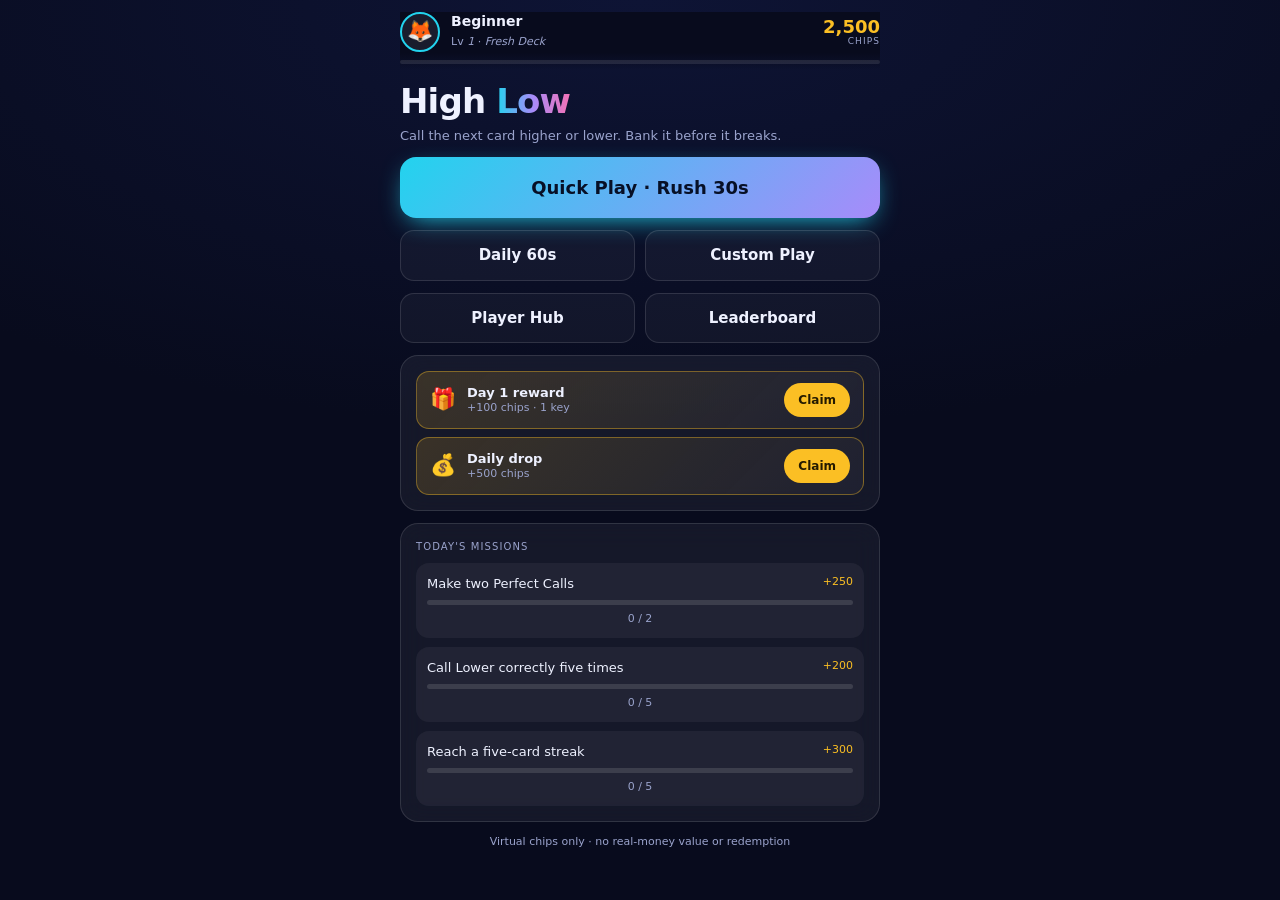
<file: high-low-casino/index.html>
<!doctype html>
<html lang="en">
<head>
<meta charset="utf-8">
<meta name="viewport" content="width=device-width, initial-scale=1, viewport-fit=cover">
<meta name="color-scheme" content="dark">
<meta name="theme-color" content="#080b1d">
<title>High Low Casino</title>
<link rel="manifest" href="manifest.webmanifest">
<link rel="stylesheet" href="styles.css">
<link rel="stylesheet" href="hybrid.css">
</head>
<body>
<div class="wrap">

  <!-- ===================== persistent top bar ===================== -->
  <header class="topbar">
    <div class="bar">
      <button class="idbtn" id="open-profile" aria-label="Profile">
        <span class="ava" id="bar-ava">🦊</span>
      </button>
      <div class="who">
        <b id="bar-rank">Beginner</b>
        <span>Lv <i id="bar-level">1</i> · <i id="bar-title">Fresh Deck</i></span>
      </div>
      <div class="chips"><span id="bar-chips">0</span><small>CHIPS</small></div>
    </div>
    <div class="xpbar"><i id="bar-xp"></i></div>
  </header>

  <!-- ===================== menu ===================== -->
  <section id="s-menu" class="screen">
    <div class="hero">
      <h1>High <em>Low</em></h1>
      <p class="sub">Call the next card higher or lower. Bank it before it breaks.</p>
    </div>

    <button class="big" id="btn-quick">Quick Play</button>

    <div class="row">
      <button class="ghost" id="btn-daily">Daily 60s</button>
      <button class="ghost" id="btn-custom">Custom Play</button>
    </div>
    <button class="ghost" id="btn-weekend" hidden>⚡ Weekend Sprint</button>

    <div class="row">
      <button class="ghost" id="btn-hub">Player Hub</button>
      <button class="ghost" id="btn-board">Leaderboard</button>
    </div>

    <div class="panel claims" id="claims"></div>

    <div class="panel">
      <label class="h">Today's missions</label>
      <div id="menu-missions" class="missions"></div>
    </div>

    <p class="note">Virtual chips only · no real-money value or redemption</p>
  </section>

  <!-- ===================== custom play ===================== -->
  <section id="s-custom" class="screen" hidden>
    <h2>Custom Play</h2>
    <div class="panel">
      <label class="h">Mode</label>
      <div class="chipset" id="pick-mode" role="group" aria-label="Mode"></div>
    </div>
    <div class="panel">
      <label class="h">Wager</label>
      <div class="chipset" id="pick-wager" role="group" aria-label="Wager"></div>
    </div>
    <div class="panel">
      <label class="h">Card skin</label>
      <div class="chipset" id="pick-skin" role="group" aria-label="Card skin"></div>
    </div>
    <div class="panel">
      <label class="h">Boosters for this run</label>
      <div id="pick-boost" class="boosters"></div>
    </div>
    <button class="big" id="btn-deal">Deal</button>
    <button class="ghost" id="custom-back">Back</button>
  </section>

  <!-- ===================== gameplay ===================== -->
  <section id="s-game" class="screen" hidden>
    <div class="panel hudpanel">
      <div class="hud">
        <div><b id="h-wager">0</b><span>Wager</span></div>
        <div class="mult"><b id="h-mult">—</b><span>Streak <i id="h-streak">0</i></span></div>
        <div class="out"><b id="h-out">0</b><span>Cash out</span></div>
      </div>
      <div class="timer" id="timerwrap" hidden><i id="timerfill"></i></div>
    </div>

    <div class="byte" id="byte"><span id="byte-face">🤖</span><b id="byte-say">Let's go</b></div>

    <div class="felt" id="felt">
      <div class="cards">
        <div class="card" id="card-now"><div class="r">?</div><div class="s"></div></div>
        <div class="vs">NEXT</div>
        <div class="card back" id="card-next" aria-hidden="true"></div>
      </div>
      <p class="legend" id="fairlabel">Independent draw · 13 ranks, replaced every deal</p>
    </div>

    <div class="odds" aria-label="Next draw probability">
      <div>HIGHER<b id="o-hi">0%</b></div>
      <div>TIE<b id="o-tie">8%</b></div>
      <div>LOWER<b id="o-lo">0%</b></div>
    </div>

    <div class="calls">
      <button class="hi" id="btn-hi"><span class="ar" aria-hidden="true">▲</span>Higher</button>
      <button class="lo" id="btn-lo"><span class="ar" aria-hidden="true">▼</span>Lower</button>
    </div>
    <div class="row">
      <button class="ghost" id="btn-insure">Protect</button>
      <button class="ghost gold" id="btn-cash">Cash Out</button>
    </div>
    <div class="row">
      <button class="tiny" id="btn-time" hidden>+3s</button>
      <button class="tiny" id="btn-emote">👏</button>
      <button class="tiny" id="btn-quit">Quit</button>
    </div>
    <p class="legend">Swipe ▲ ▼ to call · swipe ▶ to bank · keys ↑ ↓ C</p>
  </section>

  <!-- ===================== result ===================== -->
  <section id="s-over" class="screen" hidden>
    <div class="panel result">
      <div class="tag" id="r-tag">Run over</div>
      <div class="big-n" id="r-amt">0</div>
      <div class="tag" id="r-sub">chips banked</div>
    </div>
    <div class="stats">
      <div><span>Streak</span><b id="r-streak">0</b></div>
      <div><span>Multiplier</span><b id="r-mult">—</b></div>
      <div><span>XP earned</span><b id="r-xp">0</b></div>
      <div><span>Net</span><b id="r-net">0</b></div>
    </div>
    <button class="big" id="btn-again">Play Again</button>
    <div class="row">
      <button class="ghost" id="btn-share">Share result</button>
      <button class="ghost" id="btn-challenge">Challenge a friend</button>
    </div>
    <button class="ghost" id="btn-home">Menu</button>
  </section>

  <!-- ===================== player hub ===================== -->
  <section id="s-hub" class="screen" hidden>
    <h2>Player Hub</h2>
    <nav class="tabs" id="hub-tabs" role="tablist"></nav>
    <div id="hub-body" class="hubbody"></div>
    <button class="ghost" id="hub-back">Back</button>
  </section>

  <!-- ===================== profile ===================== -->
  <section id="s-profile" class="screen" hidden>
    <h2>Profile</h2>
    <div class="panel idcard" id="idcard"></div>
    <div class="panel"><label class="h">Statistics</label><div class="stats" id="prof-stats"></div></div>
    <div class="panel"><label class="h">Achievements</label><div id="prof-badges" class="badges"></div></div>
    <button class="ghost" id="profile-back">Back</button>
  </section>

  <!-- ===================== leaderboard ===================== -->
  <section id="s-board" class="screen" hidden>
    <h2>Leaderboard</h2>
    <div class="panel">
      <label class="h" for="name-in">Display name</label>
      <input id="name-in" maxlength="16" class="input" autocomplete="off">
    </div>
    <div class="panel"><label class="h">All time · this browser</label><ol id="board-list" class="board"></ol></div>
    <p class="note">Your best banked runs on this browser</p>
    <button class="ghost" id="board-back">Back</button>
  </section>

  <!-- ===================== modals ===================== -->
  <div class="modal" id="m-chest" hidden role="dialog" aria-modal="true" aria-labelledby="chest-h">
    <div class="sheet">
      <div class="chesticon" id="chest-icon">🎁</div>
      <h3 id="chest-h">Streak chest</h3>
      <p class="big-n" id="chest-xp">+0 XP</p>
      <p class="note" id="chest-note"></p>
      <button class="big" id="chest-ok">Collect</button>
    </div>
  </div>

  <div class="modal" id="m-share" hidden role="dialog" aria-modal="true" aria-labelledby="share-h">
    <div class="sheet">
      <h3 id="share-h">Share your run</h3>
      <canvas id="share-canvas" width="1080" height="1920" class="sharecanvas"></canvas>
      <div class="row">
        <button class="ghost" id="share-native">Share</button>
        <button class="ghost" id="share-dl">Download</button>
      </div>
      <div class="row">
        <button class="tiny" id="share-wa">WhatsApp</button>
        <button class="tiny" id="share-tg">Telegram</button>
        <button class="tiny" id="share-x">X</button>
        <button class="tiny" id="share-copy">Copy text</button>
      </div>
      <button class="ghost" data-close>Close</button>
    </div>
  </div>

  <div class="modal" id="m-challenge" hidden role="dialog" aria-modal="true" aria-labelledby="ch-h">
    <div class="sheet">
      <h3 id="ch-h">Friend challenge</h3>
      <label class="h">Your code</label>
      <textarea id="ch-out" class="input code" rows="3" readonly></textarea>
      <div class="row">
        <button class="tiny" id="ch-copy">Copy code</button>
        <button class="tiny" id="ch-link">Copy link</button>
      </div>
      <label class="h">Play a friend's code</label>
      <textarea id="ch-in" class="input code" rows="3" placeholder="Paste an HL1 code"></textarea>
      <p class="note" id="ch-msg">Fixed replay · practice only, no chips at risk</p>
      <button class="big" id="ch-play">Play this challenge</button>
      <button class="ghost" data-close>Close</button>
    </div>
  </div>

  <div class="toaster" id="toaster" aria-live="polite"></div>
  <p class="sr" id="say" role="status" aria-live="polite"></p>
</div>

<script src="config.js"></script>
<script src="telemetry.js"></script>
<script src="game.js"></script>
<script src="hybrid-model.js"></script>
<script src="hybrid-ui.js"></script>
</body>
</html>
</file>
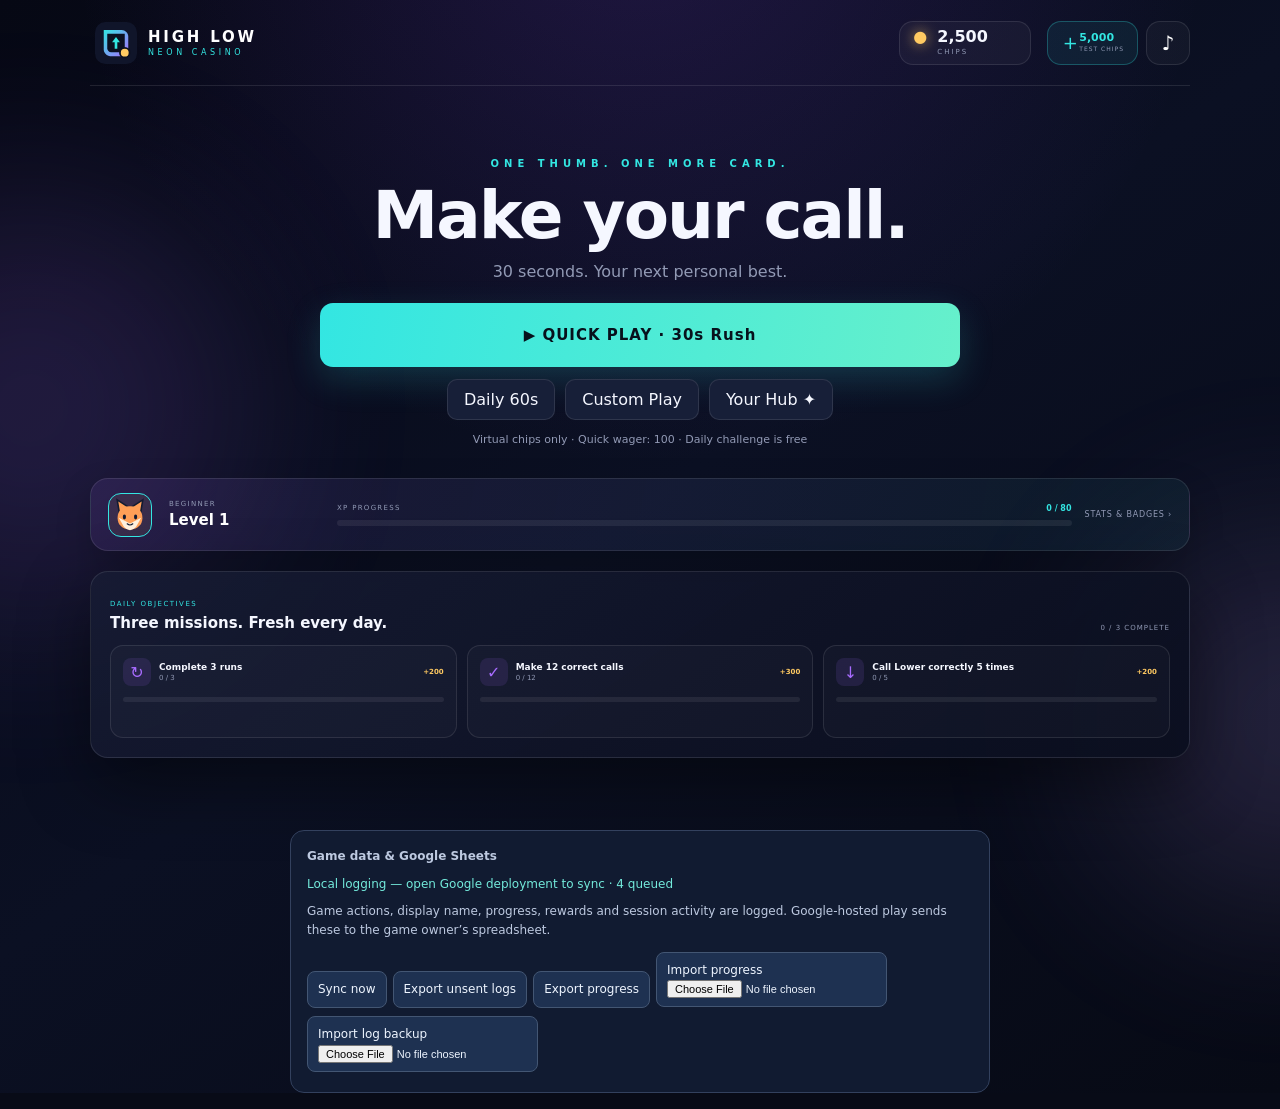
<file: google-sheets/Game.html>
<!doctype html>
<html lang="en">
<head>
<base target="_top">
<script>window.HIGH_LOW_GOOGLE_BOOT = <?!= boot ?>;</script>
  <meta charset="utf-8">
  <meta name="viewport" content="width=device-width, initial-scale=1, viewport-fit=cover">
  <meta name="theme-color" content="#080b17">
  <meta name="description" content="High Low Casino — a virtual-chip higher-or-lower card game.">
  <title>High Low Casino</title>
  <link rel="icon" href="[data-uri]" type="image/svg+xml">
  <style>:root {
  --bg: #080b17;
  --panel: rgba(18, 22, 42, .82);
  --panel-2: rgba(10, 14, 29, .88);
  --text: #f5f7ff;
  --muted: #929ab5;
  --cyan: #33e6e2;
  --violet: #a86cff;
  --pink: #ff4fa2;
  --gold: #ffca62;
  --danger: #ff5573;
  --border: rgba(255, 255, 255, .1);
  --shadow: 0 25px 70px rgba(0, 0, 0, .45);
}

* { box-sizing: border-box; }
html { min-height: 100%; background: var(--bg); }
body {
  min-height: 100vh;
  margin: 0;
  overflow-x: hidden;
  color: var(--text);
  background:
    radial-gradient(circle at 50% -10%, rgba(111, 59, 196, .23), transparent 42%),
    linear-gradient(145deg, #060814 0%, #0b1023 48%, #070a15 100%);
  font-family: Inter, ui-sans-serif, system-ui, -apple-system, BlinkMacSystemFont, "Segoe UI", sans-serif;
}
button { font: inherit; }
button:focus-visible { outline: 3px solid rgba(51, 230, 226, .6); outline-offset: 3px; }

.ambient { position: fixed; z-index: 0; border-radius: 999px; filter: blur(100px); opacity: .16; pointer-events: none; }
.ambient-one { width: 420px; height: 420px; background: var(--violet); left: -180px; top: 22%; }
.ambient-two { width: 360px; height: 360px; background: var(--cyan); right: -190px; bottom: 0; }
.fx-layer { position: fixed; z-index: 60; inset: 0; overflow: hidden; pointer-events: none; }
.fx-particle { position: absolute; width: 8px; height: 15px; border-radius: 2px; animation: particleFall 1.15s cubic-bezier(.15,.7,.3,1) forwards; }
@keyframes particleFall { 0% { opacity: 1; transform: translate(0,0) rotate(0); } 100% { opacity: 0; transform: translate(var(--drift), 260px) rotate(var(--spin)); } }
body.win-flash::after, body.loss-flash::after { content: ''; position: fixed; z-index: 55; inset: 0; pointer-events: none; animation: screenFlash .55s ease-out forwards; }
body.win-flash::after { background: radial-gradient(circle,rgba(51,230,226,.24),transparent 62%); }
body.loss-flash::after { background: radial-gradient(circle,rgba(255,85,115,.25),transparent 62%); }
body.loss-flash .app-shell { animation: screenShake .38s; }
@keyframes screenFlash { from { opacity: 1; } to { opacity: 0; } }
@keyframes screenShake { 25% { transform: translateX(-7px); } 50% { transform: translateX(6px); } 75% { transform: translateX(-3px); } }

.app-shell { width: min(1100px, calc(100% - 32px)); min-height: 100vh; margin: auto; position: relative; z-index: 1; }
.topbar { min-height: 86px; display: flex; align-items: center; justify-content: space-between; border-bottom: 1px solid var(--border); }
.brand { display: flex; gap: 11px; align-items: center; color: white; background: none; border: 0; padding: 5px; cursor: pointer; text-align: left; }
.brand strong { display: block; font-size: 15px; letter-spacing: 2.8px; }
.brand small { display: block; color: var(--cyan); font-size: 8px; letter-spacing: 3.6px; margin-top: 2px; }
.wallet { margin-left: auto; margin-right: 16px; min-width: 132px; height: 44px; border: 1px solid var(--border); background: rgba(255,255,255,.035); border-radius: 14px; display: grid; grid-template-columns: 24px 1fr; align-items: center; padding: 0 13px; }
.wallet .chip-icon, .mini-chip { color: var(--gold); text-shadow: 0 0 14px rgba(255, 202, 98, .7); }
.wallet > span:nth-child(2) { font-weight: 800; font-variant-numeric: tabular-nums; }
.wallet small { grid-column: 2; color: var(--muted); font-size: 7px; letter-spacing: 2px; margin-top: -12px; }
.test-coins-button { height: 44px; margin-right: 8px; padding: 0 13px; display: grid; grid-template-columns: 18px auto; grid-template-rows: 1fr 1fr; align-items: end; border: 1px solid rgba(51,230,226,.28); border-radius: 14px; background: rgba(51,230,226,.07); color: var(--cyan); cursor: pointer; transition: .2s; }
.test-coins-button > span { grid-row: 1 / -1; align-self: center; font-size: 18px; }
.test-coins-button b { font-size: 11px; line-height: 1; text-align: left; }
.test-coins-button small { align-self: start; margin-top: 2px; color: var(--muted); font-size: 6px; letter-spacing: 1px; white-space: nowrap; }
.test-coins-button:hover { transform: translateY(-2px); border-color: var(--cyan); background: rgba(51,230,226,.13); }
.icon-button { width: 44px; height: 44px; border: 1px solid var(--border); border-radius: 14px; background: rgba(255,255,255,.035); color: white; cursor: pointer; font-size: 20px; }

.screen { display: none; animation: appear .35s ease; }
.screen.active { display: block; }
@keyframes appear { from { opacity: 0; transform: translateY(8px); } }

#menuScreen { padding: 66px 0 42px; }
.hero-copy { text-align: center; max-width: 750px; margin: 0 auto 46px; }
.eyebrow { font-size: 10px; letter-spacing: 5px; color: var(--cyan); font-weight: 800; }
h1 { margin: 15px 0 18px; font-size: clamp(46px, 7vw, 78px); line-height: .92; letter-spacing: -4px; }
h1 em { font-style: normal; color: transparent; -webkit-text-stroke: 1px rgba(255,255,255,.48); text-shadow: 0 0 50px rgba(168,108,255,.4); }
.hero-copy p { max-width: 560px; margin: auto; color: var(--muted); line-height: 1.65; font-size: 14px; }
.profile-strip { width: 100%; min-height: 73px; margin: -21px 0 20px; padding: 12px 17px; display: grid; grid-template-columns: 48px 155px 1fr auto; align-items: center; gap: 13px; border: 1px solid var(--border); border-radius: 18px; color: white; text-align: left; background: linear-gradient(100deg,rgba(168,108,255,.11),rgba(51,230,226,.06)); cursor: pointer; box-shadow: 0 14px 35px rgba(0,0,0,.2); }
.profile-strip:hover { border-color: rgba(51,230,226,.34); }
.profile-rank-icon { width: 44px; height: 44px; display: grid; place-items: center; border: 1px solid rgba(255,202,98,.25); border-radius: 13px; color: var(--gold); background: rgba(255,202,98,.08); font-size: 22px; }
.profile-identity small, .profile-xp small { display: block; color: var(--muted); font-size: 7px; letter-spacing: 1.3px; }
.profile-identity b { display: block; margin-top: 3px; font-size: 15px; }
.profile-xp > span { display: flex; justify-content: space-between; }
.profile-xp b { color: var(--cyan); font-size: 8px; }
.profile-xp > i { height: 6px; margin-top: 7px; display: block; overflow: hidden; border-radius: 10px; background: rgba(255,255,255,.07); }
.profile-xp em { width: 0; height: 100%; display: block; border-radius: inherit; background: linear-gradient(90deg,var(--violet),var(--cyan)); transition: width .5s; }
.profile-link { color: var(--muted); font-size: 8px; letter-spacing: .8px; }

.menu-grid { display: grid; grid-template-columns: minmax(0, 1fr) 240px; gap: 18px; }
.glass-panel, .stat-card, .daily-card, .mission-strip, .missions-panel { border: 1px solid var(--border); background: linear-gradient(145deg, rgba(23,28,52,.86), rgba(10,14,30,.9)); box-shadow: var(--shadow); }
.play-panel { border-radius: 22px; padding: 27px; }
.panel-heading { display: flex; justify-content: space-between; align-items: center; margin-bottom: 18px; }
.panel-heading > div { display: flex; align-items: center; gap: 10px; }
.panel-heading h2 { margin: 0; font-size: 16px; }
.step { color: var(--cyan); font-size: 10px; font-weight: 900; letter-spacing: 1px; }
.virtual-label { border: 1px solid rgba(255,202,98,.2); color: var(--gold); background: rgba(255,202,98,.06); padding: 6px 9px; border-radius: 7px; font-size: 8px; letter-spacing: 1.2px; }
.wager-grid { display: grid; grid-template-columns: repeat(5, 1fr); gap: 9px; }
.wager-btn { min-height: 61px; border: 1px solid var(--border); border-radius: 13px; background: rgba(255,255,255,.03); color: var(--muted); cursor: pointer; transition: .2s; font-weight: 800; }
.wager-btn::before { content: '●'; display: block; font-size: 9px; color: var(--gold); margin-bottom: 3px; }
.wager-btn:hover:not(:disabled) { border-color: rgba(51,230,226,.45); color: white; transform: translateY(-2px); }
.wager-btn.active { color: white; border-color: var(--cyan); background: linear-gradient(145deg, rgba(51,230,226,.16), rgba(168,108,255,.12)); box-shadow: 0 0 25px rgba(51,230,226,.1); }
.wager-btn:disabled { opacity: .28; cursor: not-allowed; }
.mode-row { display: flex; justify-content: space-between; align-items: center; margin: 22px 0; padding-top: 20px; border-top: 1px solid var(--border); color: var(--muted); font-size: 12px; }
.mode-row > span { display: flex; gap: 10px; align-items: center; font-weight: 700; color: white; }
.segmented { border: 1px solid var(--border); padding: 4px; border-radius: 12px; display: flex; background: rgba(0,0,0,.15); }
.mode-btn { border: 0; background: none; color: var(--muted); padding: 8px 13px; border-radius: 8px; cursor: pointer; font-size: 11px; }
.mode-btn.active { color: white; background: rgba(255,255,255,.1); }
.skin-section { margin: -3px 0 22px; padding-top: 19px; border-top: 1px solid var(--border); }
.skin-heading { display: flex; align-items: center; justify-content: space-between; margin-bottom: 12px; }
.skin-heading > span { display: flex; gap: 10px; align-items: center; font-size: 12px; font-weight: 700; }
.skin-heading > small { color: var(--muted); font-size: 8px; letter-spacing: .5px; }
.skin-picker { display: grid; grid-template-columns: repeat(5, 1fr); gap: 8px; }
.skin-option { position: relative; min-height: 72px; padding: 7px 5px 6px; border: 1px solid var(--border); border-radius: 12px; color: var(--muted); background: rgba(255,255,255,.025); cursor: pointer; transition: .2s; }
.skin-option:hover { transform: translateY(-2px); border-color: rgba(255,255,255,.24); color: white; }
.skin-option.active { border-color: var(--cyan); color: white; box-shadow: 0 0 22px rgba(51,230,226,.11); background: rgba(51,230,226,.06); }
.skin-option.active::after { content: '✓'; position: absolute; right: 6px; top: 5px; width: 15px; height: 15px; border-radius: 50%; display: grid; place-items: center; color: #081016; background: var(--cyan); font-size: 9px; font-weight: 900; }
.skin-option.locked { opacity: .44; cursor: not-allowed; filter: grayscale(.4); }
.skin-option.locked::after { content: attr(data-level); position: absolute; inset: auto 4px 4px; padding: 3px; border-radius: 5px; color: #fff; background: rgba(5,8,18,.92); font-size: 6px; letter-spacing: .4px; }
.skin-option b { display: block; margin-top: 5px; font-size: 8px; letter-spacing: .4px; white-space: nowrap; }
.skin-swatch { width: 27px; height: 39px; margin: auto; display: block; border-radius: 4px; transform: rotate(4deg); box-shadow: 0 5px 10px rgba(0,0,0,.28); }
.skin-swatch.neon { border: 2px solid #33e6e2; background: repeating-linear-gradient(45deg,#10162d 0 5px,#252d52 5px 8px); }
.skin-swatch.classic { border: 3px double #a51d35; background: #f5efe2; }
.skin-swatch.royal { border: 2px solid #ffca62; background: radial-gradient(circle,#ddb85d 0 8%,transparent 9%),#1b2142; }
.skin-swatch.cyber { border: 2px solid #ff4fa2; background: linear-gradient(90deg,transparent 48%,#33e6e255 50%,transparent 52%),linear-gradient(#09101e 48%,#a86cff66 50%,#09101e 52%); }
.skin-swatch.emerald { border: 2px solid #64e6a3; background: repeating-radial-gradient(circle,#0d5e4b 0 3px,#073a32 4px 8px); }
.primary-button { width: 100%; height: 58px; border: 0; border-radius: 13px; display: flex; align-items: center; justify-content: space-between; padding: 0 22px; color: #07111c; background: linear-gradient(100deg, var(--cyan), #66f0cb); font-weight: 900; font-size: 12px; letter-spacing: 1px; cursor: pointer; box-shadow: 0 12px 35px rgba(51,230,226,.18); transition: .2s; }
.primary-button:hover { transform: translateY(-2px); filter: brightness(1.08); }
.primary-button b { font-size: 23px; }
.inline-message { min-height: 16px; color: var(--danger); font-size: 11px; text-align: center; margin: 10px 0 -9px; }

.stats-column { display: grid; grid-template-columns: 1fr 1fr; gap: 12px; }
.stat-card { border-radius: 18px; padding: 22px 18px; display: flex; flex-direction: column; }
.stat-card > span { font-size: 8px; color: var(--muted); letter-spacing: 1.3px; }
.stat-card strong { margin-top: auto; font-size: 31px; line-height: 1; }
.stat-card small { color: var(--muted); font-size: 9px; margin-top: 3px; }
.daily-card { grid-column: 1 / -1; border-radius: 18px; color: white; padding: 19px; display: flex; align-items: center; text-align: left; cursor: pointer; }
.daily-card:disabled { opacity: .55; cursor: default; }
.daily-card .gift { width: 42px; height: 42px; flex: 0 0 42px; border-radius: 12px; display: grid; place-items: center; background: rgba(168,108,255,.16); color: var(--violet); margin-right: 12px; }
.daily-card span:nth-child(2) { flex: 1; }
.daily-card b { display: block; font-size: 12px; }
.daily-card small { display: block; color: var(--muted); font-size: 9px; margin-top: 4px; }
.leaderboard-card .gift { color: var(--gold); background: rgba(255,202,98,.11); }
.missions-panel { margin-top: 18px; padding: 19px; border-radius: 18px; }
.missions-heading { display: flex; justify-content: space-between; align-items: end; margin-bottom: 13px; }
.missions-heading small { color: var(--cyan); font-size: 7px; letter-spacing: 1.5px; }
.missions-heading h2 { margin: 4px 0 0; font-size: 15px; }
.missions-heading > span { color: var(--muted); font-size: 7px; letter-spacing: 1px; }
.daily-mission-list { display: grid; grid-template-columns: repeat(3,1fr); gap: 10px; }
.mission-card { min-height: 93px; padding: 12px; border: 1px solid var(--border); border-radius: 13px; background: rgba(255,255,255,.025); }
.mission-card.complete { border-color: rgba(51,230,226,.3); background: rgba(51,230,226,.05); }
.mission-card-head { display: grid; grid-template-columns: 28px 1fr auto; gap: 8px; align-items: center; }
.mission-card-head > span:first-child { width: 28px; height: 28px; display: grid; place-items: center; border-radius: 8px; color: var(--violet); background: rgba(168,108,255,.12); }
.mission-card.complete .mission-card-head > span:first-child { color: var(--cyan); background: rgba(51,230,226,.1); }
.mission-card-head b { display: block; font-size: 9px; }
.mission-card-head small { display: block; margin-top: 2px; color: var(--muted); font-size: 7px; }
.mission-reward { color: var(--gold); font-size: 7px; font-weight: 800; }
.mission-card .progress-track { margin-top: 11px; }
.mission-card .progress-track i { background: linear-gradient(90deg,var(--violet),var(--cyan)); }
.mission-strip { margin-top: 18px; min-height: 76px; border-radius: 18px; display: flex; align-items: center; gap: 24px; padding: 14px 20px; }
.mission-strip > div:first-child { display: flex; align-items: center; gap: 12px; min-width: 240px; }
.mission-icon { color: var(--gold); width: 40px; height: 40px; border: 1px solid rgba(255,202,98,.2); border-radius: 11px; display: grid; place-items: center; }
.mission-strip small { display: block; font-size: 7px; letter-spacing: 1.5px; color: var(--muted); }
.mission-strip b { display: block; font-size: 11px; margin-top: 4px; }
.progress-wrap { display: flex; align-items: center; gap: 11px; flex: 1; }
.progress-track { flex: 1; height: 5px; background: rgba(255,255,255,.07); border-radius: 9px; overflow: hidden; }
.progress-track i { width: 0; height: 100%; display: block; border-radius: inherit; background: linear-gradient(90deg, var(--violet), var(--cyan)); transition: width .35s; }
.progress-wrap > span { font-size: 9px; color: var(--muted); }
.reward-pill { color: var(--gold); font-size: 11px; font-weight: 900; border: 1px solid rgba(255,202,98,.18); padding: 8px 10px; border-radius: 9px; }

.game-screen { min-height: calc(100vh - 87px); padding: 20px 0 25px; }
.game-hud { display: grid; grid-template-columns: 1fr 160px 1fr; align-items: start; }
.hud-item { border-left: 2px solid var(--cyan); padding: 7px 12px; }
.hud-item.right { justify-self: end; text-align: right; border-left: 0; border-right: 2px solid var(--gold); }
.hud-item small, .streak-display small { display: block; color: var(--muted); font-size: 7px; letter-spacing: 1.8px; }
.hud-item strong { display: block; font-size: 16px; margin-top: 4px; }
.streak-display { text-align: center; }
.streak-display strong { display: block; font-size: 28px; line-height: 1; }
.streak-display span { font-size: 9px; color: var(--cyan); font-weight: 800; letter-spacing: 1px; }
.timer-wrap { width: 240px; height: 4px; margin: 12px auto 0; background: rgba(255,255,255,.08); border-radius: 4px; overflow: hidden; }
.timer-wrap.hidden { visibility: hidden; }
.timer-wrap div { height: 100%; width: 100%; background: linear-gradient(90deg, var(--danger), var(--gold), var(--cyan)); transform-origin: left; }
.combo-wrap { width: min(420px,80vw); margin: 10px auto 0; }
.combo-copy { display: flex; justify-content: space-between; align-items: center; margin-bottom: 5px; }
.combo-copy span { color: var(--cyan); font-size: 7px; font-weight: 900; letter-spacing: 1.2px; }
.combo-copy small { color: var(--muted); font-size: 7px; }
.combo-track { height: 5px; overflow: hidden; border-radius: 10px; background: rgba(255,255,255,.07); }
.combo-track i { width: 0; height: 100%; display: block; border-radius: inherit; background: linear-gradient(90deg,var(--pink),var(--violet),var(--cyan),var(--gold)); transition: width .45s; }
.combo-track i.pulse { animation: comboPulse .55s; }
@keyframes comboPulse { 45% { filter: brightness(2); box-shadow: 0 0 22px var(--cyan); } }

.table-area { min-height: 550px; position: relative; display: flex; flex-direction: column; align-items: center; justify-content: center; isolation: isolate; }
.table-ring { position: absolute; z-index: -1; width: min(760px, 90vw); height: 360px; border: 1px solid rgba(51,230,226,.12); border-radius: 50%; background: radial-gradient(ellipse, rgba(28,73,72,.22), transparent 68%); box-shadow: inset 0 0 90px rgba(0,0,0,.5), 0 0 80px rgba(51,230,226,.04); transform: perspective(700px) rotateX(58deg); }
.game-prompt { color: var(--muted); font-size: 12px; margin: 0 0 13px; transition: .2s; }
.game-prompt.good { color: var(--cyan); }
.game-prompt.bad { color: var(--danger); }
.game-prompt.tie { color: var(--gold); }
.card-stage { position: relative; width: 310px; height: 240px; }
.playing-card { width: 142px; height: 206px; border-radius: 14px; background: #f7f5ed; color: #151a28; position: absolute; left: 16px; top: 8px; box-shadow: 0 18px 45px rgba(0,0,0,.45); border: 4px solid rgba(255,255,255,.85); overflow: hidden; transform-style: preserve-3d; transition: .45s cubic-bezier(.2,.8,.2,1); }
.playing-card::before, .playing-card::after { content: attr(data-rank) '\A' attr(data-suit); white-space: pre; position: absolute; font: 800 24px/20px Georgia, serif; text-align: center; }
.playing-card::before { left: 10px; top: 10px; }
.playing-card::after { right: 10px; bottom: 10px; transform: rotate(180deg); }
.playing-card .center-suit { position: absolute; inset: 0; display: grid; place-items: center; font-size: 60px; text-shadow: 0 5px 10px rgba(0,0,0,.12); }
.playing-card.red { color: #d82f55; }
.playing-card.card-back { left: 154px; top: 25px; background: #11172d; border-color: #2b3150; transform: rotate(6deg) scale(.92); }
.playing-card.card-back img { width: 100%; height: 100%; display: block; }
.playing-card.skin-classic { background: #fffdf6; border: 3px double #272936; box-shadow: 0 18px 45px rgba(0,0,0,.4); }
.playing-card.skin-classic.red { color: #bd1737; }
.playing-card.skin-royal { background: linear-gradient(145deg,#fff9e8,#e8d59b); border-color: #d7a93d; box-shadow: 0 0 0 2px #6d5117, 0 18px 48px rgba(255,202,98,.2); color: #18213c; }
.playing-card.skin-royal.red { color: #9d2235; }
.playing-card.skin-royal::before, .playing-card.skin-royal::after { text-shadow: 0 1px 0 #fff7d5; }
.playing-card.skin-cyber { background: linear-gradient(rgba(51,230,226,.055) 1px,transparent 1px),linear-gradient(90deg,rgba(51,230,226,.055) 1px,transparent 1px),#0b1122; background-size: 14px 14px; border-color: #33e6e2; color: #65fff6; box-shadow: 0 0 0 1px #ff4fa2, 0 0 36px rgba(51,230,226,.2); }
.playing-card.skin-cyber.red { color: #ff5eae; border-color: #ff4fa2; }
.playing-card.skin-emerald { background: linear-gradient(145deg,#f4faee,#d7ead0); border-color: #2f9d72; color: #113f34; box-shadow: 0 0 0 2px #0a513f, 0 18px 48px rgba(50,211,149,.17); }
.playing-card.skin-emerald.red { color: #b62e4b; }
.playing-card.card-back.skin-classic, .playing-card.card-back.skin-royal, .playing-card.card-back.skin-cyber, .playing-card.card-back.skin-emerald { background: #11172d; }
.playing-card.reveal { animation: revealCard .65s cubic-bezier(.2,.8,.2,1); }
.playing-card.win { box-shadow: 0 0 0 3px var(--cyan), 0 15px 55px rgba(51,230,226,.38); }
.playing-card.lose { animation: cardShake .35s; box-shadow: 0 0 0 3px var(--danger), 0 15px 55px rgba(255,85,115,.3); }
@keyframes revealCard { 0% { transform: rotateY(180deg) translateX(-20px); opacity: .3; } 100% { transform: rotateY(0) translateX(0); opacity: 1; } }
@keyframes cardShake { 25% { transform: translateX(-8px) rotate(-2deg); } 75% { transform: translateX(8px) rotate(2deg); } }
.prediction-buttons { display: grid; grid-template-columns: 180px 180px; gap: 18px; margin-top: 12px; }
.prediction { height: 67px; border-radius: 15px; color: white; border: 1px solid var(--border); cursor: pointer; display: grid; grid-template-columns: 43px 1fr; grid-template-rows: 1fr 1fr; text-align: left; align-items: end; padding: 9px 15px 10px 8px; transition: .2s; }
.prediction > span { grid-row: 1 / -1; align-self: center; width: 41px; height: 41px; display: grid; place-items: center; border-radius: 12px; font-size: 23px; }
.prediction b { font-size: 11px; letter-spacing: 1.3px; }
.prediction small { color: var(--muted); font-size: 8px; align-self: start; margin-top: 2px; }
.prediction.lower { background: linear-gradient(120deg, rgba(255,79,162,.13), rgba(255,255,255,.03)); }
.prediction.lower > span { color: var(--pink); background: rgba(255,79,162,.13); }
.prediction.higher { background: linear-gradient(120deg, rgba(51,230,226,.14), rgba(255,255,255,.03)); }
.prediction.higher > span { color: var(--cyan); background: rgba(51,230,226,.13); }
.prediction:hover:not(:disabled) { transform: translateY(-2px); border-color: rgba(255,255,255,.25); }
.prediction:disabled { opacity: .28; cursor: not-allowed; }
.edge-hint { min-height: 18px; color: var(--gold); font-size: 9px; margin: 10px 0 0; }
.fairness-row { min-width: 370px; display: flex; justify-content: space-between; gap: 18px; color: rgba(51,230,226,.76); font-size: 7px; letter-spacing: .65px; }
.fairness-row small { color: var(--muted); letter-spacing: 0; }
.game-actions { display: flex; justify-content: center; gap: 13px; margin-top: -4px; }
.secondary-button, .cashout-button { height: 58px; min-width: 210px; border-radius: 14px; cursor: pointer; color: white; border: 1px solid var(--border); }
.secondary-button { display: grid; grid-template-columns: 35px 1fr; grid-template-rows: 1fr 1fr; align-items: end; text-align: left; background: rgba(255,255,255,.035); padding: 8px 14px; }
.secondary-button > span { grid-row: 1 / -1; align-self: center; color: var(--violet); font-size: 24px; }
.secondary-button b { font-size: 10px; }
.secondary-button small { color: var(--muted); font-size: 8px; align-self: start; }
.secondary-button.active { border-color: var(--violet); box-shadow: 0 0 25px rgba(168,108,255,.15); }
.secondary-button:disabled { opacity: .32; cursor: not-allowed; }
.cashout-button { background: linear-gradient(110deg, var(--gold), #ff9f55); color: #221303; border: 0; padding: 0 20px; display: flex; justify-content: space-between; align-items: center; font-weight: 900; }
.cashout-button span { font-size: 11px; letter-spacing: 1.2px; }
.cashout-button b { font-size: 17px; }
.cashout-button:disabled { filter: grayscale(1); opacity: .25; cursor: not-allowed; }

.toast { position: fixed; z-index: 20; top: 92px; left: 50%; transform: translate(-50%, -20px); opacity: 0; pointer-events: none; padding: 10px 16px; border: 1px solid var(--border); border-radius: 11px; background: rgba(13,17,33,.96); color: white; font-size: 11px; box-shadow: var(--shadow); transition: .25s; }
.toast.show { opacity: 1; transform: translate(-50%, 0); }
.modal { position: fixed; z-index: 30; inset: 0; display: none; place-items: center; padding: 20px; background: rgba(3,5,12,.75); backdrop-filter: blur(10px); }
.modal.open { display: grid; animation: appear .3s; }
.modal-card { width: min(430px, 100%); padding: 37px; text-align: center; border-radius: 23px; border: 1px solid var(--border); background: linear-gradient(145deg, #171c35, #0a0e1e); box-shadow: var(--shadow); }
.result-kicker { color: var(--cyan); font-size: 9px; letter-spacing: 3px; font-weight: 800; }
.modal-card h2 { font-size: 31px; margin: 11px 0 8px; }
.modal-card > p { margin: 0; color: var(--muted); font-size: 12px; }
.result-stats { display: grid; grid-template-columns: repeat(3,1fr); margin: 27px 0 21px; border: 1px solid var(--border); border-radius: 15px; overflow: hidden; }
.result-stats > div { padding: 17px; }
.result-stats > div + div { border-left: 1px solid var(--border); }
.result-stats small { display: block; color: var(--muted); font-size: 7px; letter-spacing: 1.4px; }
.result-stats strong { display: block; margin-top: 6px; font-size: 25px; }
.text-button { border: 0; background: none; color: var(--muted); cursor: pointer; margin-top: 18px; font-size: 11px; }
.modal-card > .text-button + .text-button { margin-left: 10px; }
.leaderboard-modal-card { width: min(650px, 100%); text-align: left; padding: 29px; }
.leaderboard-title-row { display: flex; justify-content: space-between; align-items: flex-start; }
.leaderboard-title-row h2 { margin: 5px 0 0; }
.modal-close { width: 38px; height: 38px; border: 1px solid var(--border); border-radius: 11px; color: var(--muted); background: rgba(255,255,255,.04); cursor: pointer; font-size: 21px; }
.modal-close:hover { color: white; border-color: rgba(255,255,255,.24); }
.player-name-row { margin: 21px 0 17px; padding: 13px; border: 1px solid var(--border); border-radius: 13px; background: rgba(255,255,255,.025); display: flex; align-items: center; justify-content: space-between; gap: 14px; }
.player-name-row label { color: var(--muted); font-size: 8px; letter-spacing: 1.4px; font-weight: 800; }
.player-name-row > div { display: flex; flex: 1; justify-content: flex-end; }
.player-name-row input { width: min(230px, 100%); height: 36px; padding: 0 11px; border: 1px solid var(--border); border-radius: 9px 0 0 9px; color: white; background: rgba(0,0,0,.23); outline: 0; }
.player-name-row input:focus { border-color: var(--cyan); }
.player-name-row button { height: 36px; padding: 0 13px; border: 0; border-radius: 0 9px 9px 0; color: #07111c; background: var(--cyan); font-size: 8px; font-weight: 900; letter-spacing: .7px; cursor: pointer; }
.leaderboard-table-wrap { overflow-x: auto; border: 1px solid var(--border); border-radius: 14px; }
.leaderboard-table { width: 100%; border-collapse: collapse; font-size: 11px; }
.leaderboard-table th { padding: 10px 12px; text-align: left; color: var(--muted); background: rgba(255,255,255,.035); font-size: 7px; letter-spacing: 1.1px; }
.leaderboard-table td { padding: 11px 12px; border-top: 1px solid rgba(255,255,255,.06); color: #cbd1e4; }
.leaderboard-table tr.current-player td { color: white; background: rgba(51,230,226,.055); }
.leaderboard-table td:first-child { width: 38px; color: var(--muted); font-weight: 900; }
.leaderboard-table tr:nth-child(1) td:first-child { color: #ffd96e; }
.leaderboard-table tr:nth-child(2) td:first-child { color: #d8dfed; }
.leaderboard-table tr:nth-child(3) td:first-child { color: #d99b68; }
.leaderboard-table .player-cell { font-weight: 800; color: white; }
.leaderboard-table .reward-cell { color: var(--gold); }
.mode-pill { display: inline-block; padding: 4px 7px; border-radius: 6px; color: var(--cyan); background: rgba(51,230,226,.08); font-size: 7px; letter-spacing: .6px; text-transform: uppercase; }
.leaderboard-empty { text-align: center; color: var(--muted); padding: 30px !important; }
.leaderboard-note { margin: 12px 2px 0; color: var(--muted); font-size: 8px; line-height: 1.5; }
.leaderboard-rewards { display: grid; grid-template-columns: repeat(3,1fr); gap: 7px; margin-top: 11px; }
.leaderboard-reward { padding: 8px; border: 1px solid rgba(255,202,98,.14); border-radius: 9px; color: var(--muted); background: rgba(255,202,98,.035); text-align: center; font-size: 7px; }
.leaderboard-reward b { color: var(--gold); }
.leaderboard-reward.claimed { opacity: .48; }
.profile-modal-card { width: min(680px,100%); padding: 29px; text-align: left; max-height: 92vh; overflow-y: auto; }
.profile-modal-head { margin: 19px 0 14px; padding: 16px; display: grid; grid-template-columns: 54px 1fr auto; align-items: center; gap: 12px; border: 1px solid var(--border); border-radius: 14px; background: linear-gradient(100deg,rgba(168,108,255,.1),rgba(51,230,226,.05)); }
.profile-modal-head > span { width: 51px; height: 51px; display: grid; place-items: center; border: 1px solid rgba(255,202,98,.23); border-radius: 14px; color: var(--gold); font-size: 24px; }
.profile-modal-head small { color: var(--cyan); font-size: 7px; letter-spacing: 1.4px; }
.profile-modal-head b { display: block; margin-top: 3px; font-size: 17px; }
.profile-modal-head p { margin: 3px 0 0; color: var(--muted); font-size: 8px; }
.profile-modal-head button { padding: 9px 10px; border: 1px solid rgba(168,108,255,.3); border-radius: 9px; color: #d4bdff; background: rgba(168,108,255,.1); font-size: 7px; cursor: pointer; }
.stats-grid { display: grid; grid-template-columns: repeat(4,1fr); gap: 8px; }
.stats-grid > div { padding: 13px; border: 1px solid var(--border); border-radius: 12px; background: rgba(255,255,255,.025); }
.stats-grid small { display: block; color: var(--muted); font-size: 7px; letter-spacing: .9px; }
.stats-grid strong { display: block; margin-top: 5px; font-size: 18px; }
.badge-heading { display: flex; justify-content: space-between; margin: 20px 2px 10px; color: var(--muted); font-size: 7px; letter-spacing: 1.1px; }
.achievement-grid { display: grid; grid-template-columns: repeat(4,1fr); gap: 8px; }
.achievement { min-height: 105px; padding: 11px 8px; border: 1px solid var(--border); border-radius: 12px; text-align: center; background: rgba(255,255,255,.025); }
.achievement.unlocked { border-color: rgba(255,202,98,.25); background: rgba(255,202,98,.045); }
.achievement-icon { width: 34px; height: 34px; margin: 0 auto 7px; display: grid; place-items: center; border-radius: 50%; color: #616981; background: rgba(255,255,255,.05); filter: grayscale(1); }
.achievement.unlocked .achievement-icon { color: #221303; background: linear-gradient(145deg,#ffe08b,#ffad52); filter: none; box-shadow: 0 0 20px rgba(255,202,98,.18); }
.achievement b { display: block; font-size: 8px; }
.achievement small { display: block; margin-top: 4px; color: var(--muted); font-size: 7px; line-height: 1.35; }
.chest-modal { z-index: 50; }
.chest-card { position: relative; overflow: hidden; }
.chest-rays { position: absolute; inset: -80px; display: grid; place-items: center; color: rgba(255,202,98,.09); font-size: 260px; animation: spinRays 8s linear infinite; }
@keyframes spinRays { to { transform: rotate(360deg); } }
.chest-card > *:not(.chest-rays) { position: relative; }
.chest-icon { width: 82px; height: 68px; margin: 0 auto 18px; display: grid; place-items: center; border: 3px solid #9a6622; border-radius: 10px 10px 17px 17px; color: #5c3710; background: linear-gradient(#ffe083 0 38%,#d99130 39%); box-shadow: 0 0 45px rgba(255,202,98,.34); font-size: 31px; animation: chestBounce .7s ease infinite alternate; }
@keyframes chestBounce { to { transform: translateY(-7px) scale(1.03); } }
.chest-rewards { display: flex; justify-content: center; gap: 10px; margin: 21px 0; }
.chest-rewards span { padding: 9px 12px; border: 1px solid rgba(255,202,98,.2); border-radius: 9px; color: var(--gold); background: rgba(255,202,98,.06); font-size: 10px; }

@media (max-width: 760px) {
  .app-shell { width: min(100% - 20px, 560px); }
  .topbar { min-height: 72px; }
  .brand small { display: none; }
  .wallet { min-width: 112px; margin-right: 8px; }
  .test-coins-button { width: 44px; padding: 0; display: grid; place-items: center; }
  .test-coins-button > span { grid-row: auto; font-size: 22px; }
  .test-coins-button b, .test-coins-button small { display: none; }
  #menuScreen { padding-top: 40px; }
  .hero-copy { margin-bottom: 28px; }
  .profile-strip { margin-top: -10px; grid-template-columns: 44px 110px 1fr; }
  .profile-link { display: none; }
  h1 { letter-spacing: -2.5px; }
  .menu-grid { grid-template-columns: 1fr; }
  .stats-column { grid-template-rows: 95px auto; }
  .wager-grid { grid-template-columns: repeat(3, 1fr); }
  .wager-grid .wager-btn:nth-child(n+7) { display: none; }
  .skin-picker { grid-template-columns: repeat(5, minmax(54px,1fr)); overflow-x: auto; padding-bottom: 3px; }
  .daily-mission-list { grid-template-columns: 1fr; }
  .game-screen { padding-top: 15px; }
  .table-area { min-height: 500px; }
  .card-stage { transform: scale(.9); margin: -6px 0; }
  .prediction-buttons { grid-template-columns: minmax(0, 1fr) minmax(0, 1fr); width: 100%; gap: 9px; }
  .prediction { min-width: 0; }
  .game-actions { display: grid; grid-template-columns: 1fr 1fr; }
  .secondary-button, .cashout-button { min-width: 0; }
  .leaderboard-modal-card { padding: 20px 14px; }
  .player-name-row { display: block; }
  .player-name-row > div { margin-top: 9px; justify-content: stretch; }
  .player-name-row input { width: 100%; }
  .leaderboard-table th, .leaderboard-table td { padding-left: 8px; padding-right: 8px; }
  .stats-grid, .achievement-grid { grid-template-columns: repeat(2,1fr); }
  .profile-modal-card { padding: 20px 14px; }
  .profile-modal-head { grid-template-columns: 50px 1fr; }
  .profile-modal-head button { grid-column: 1 / -1; }
}

@media (max-width: 420px) {
  .brand strong { font-size: 12px; letter-spacing: 2px; }
  .brand img { width: 36px; height: 36px; }
  .wallet { height: 40px; font-size: 13px; }
  .icon-button { width: 40px; height: 40px; }
  .hero-copy p { font-size: 12px; }
  .profile-strip { grid-template-columns: 38px 82px 1fr; gap: 8px; padding: 10px; }
  .profile-rank-icon { width: 36px; height: 36px; }
  .profile-identity b { font-size: 12px; }
  .play-panel { padding: 19px; }
  .panel-heading { align-items: flex-start; }
  .mode-row { display: block; }
  .segmented { margin-top: 12px; }
  .mode-btn { flex: 1; }
  .game-hud { grid-template-columns: 1fr 90px 1fr; }
  .hud-item { padding: 5px 7px; }
  .hud-item strong { font-size: 13px; }
  .table-area { min-height: 485px; }
  .fairness-row { min-width: 0; width: 100%; display: grid; gap: 4px; text-align: center; }
  .prediction { height: 63px; padding-right: 5px; grid-template-columns: 37px 1fr; }
  .prediction > span { width: 34px; height: 38px; }
  .secondary-button { padding: 7px; }
  .secondary-button > span { display: none; }
  .secondary-button { grid-template-columns: 1fr; }
}

@media (prefers-reduced-motion: reduce) {
  *, *::before, *::after { animation-duration: .01ms !important; transition-duration: .01ms !important; }
}
</style>
  <style>/* Hybrid-casual interface; secondary activities live in the Player Hub. */
[hidden]{display:none!important}button{min-height:36px}button:disabled{cursor:not-allowed}.instant-play{max-width:640px;margin:0 auto 30px;text-align:center}.instant-copy h1{font-size:clamp(38px,6vw,66px);margin:15px 0;letter-spacing:-2px}.instant-copy p{color:var(--muted);margin:0 0 22px}.instant-play .primary-button{justify-content:center;font-size:15px;height:64px}.instant-links{display:flex;justify-content:center;gap:10px;margin-top:12px}.instant-links button,.gesture-controls button,.result-social button{color:var(--text);background:#171f38;border:1px solid var(--border);border-radius:10px;padding:10px 16px;cursor:pointer}.microcopy{font-size:11px;color:var(--muted);line-height:1.6}.custom-closed{display:none}.profile-strip{margin-top:10px}.dealer-strip{display:flex;align-items:center;gap:14px;max-width:560px;margin:0 auto 20px;padding:12px 16px;background:#151c32;border:1px solid var(--border);border-radius:18px}.dealer-strip small{font-size:9px;letter-spacing:2px;color:var(--cyan)}.dealer-strip p{margin:5px 0;font-weight:700;font-size:14px}.dealer-strip strong{margin-left:auto;font-size:24px;color:var(--gold)}.dealer-face{flex:0 0 52px;position:relative;height:48px;border:2px solid var(--cyan);border-radius:14px;background:#071426;box-shadow:0 0 20px #33e6e220;animation:byteBob 3s ease-in-out infinite}.dealer-face i{position:absolute;top:12px;width:8px;height:9px;border-radius:50%;background:var(--cyan);left:10px}.dealer-face i+i{left:30px}.dealer-face b{position:absolute;left:17px;top:28px;width:16px;height:5px;border-bottom:2px solid var(--cyan);border-radius:50%}.dealer-face[data-mood=loss] b{transform:rotate(180deg)}.dealer-face[data-mood=perfect],.dealer-face[data-mood=record],.dealer-face[data-mood=legend]{border-color:var(--gold);box-shadow:0 0 24px #ffca6280}.gesture-pad{touch-action:none;user-select:none;-webkit-user-select:none;cursor:grab}.gesture-controls{text-align:center;margin:18px auto;color:var(--muted);font-size:11px;line-height:1.6}.gesture-controls button{font-size:11px;margin:8px 4px}.gesture-controls #ghostStatus{color:var(--cyan)}.playing-card.reveal{left:154px;top:25px;z-index:3}.fairness-row{flex-wrap:wrap;justify-content:center;max-width:600px;text-align:center;font-size:10px;line-height:1.5}.game-prompt{font-size:14px}.playing-card.skin-aurora{background:#e7fff4;border-color:#7affcc;color:#075844}.playing-card.skin-sunset{background:#fff0e7;border-color:#ff976d;color:#54233f}.playing-card.skin-cosmic{background:#181133;border-color:#c4a0ff;color:#ece1ff}.playing-card.skin-aurora.red,.playing-card.skin-sunset.red{color:#b51845}.playing-card.skin-cosmic.red{color:#ff8dc1}.skin-picker{grid-template-columns:repeat(4,minmax(65px,1fr))}.skin-swatch.aurora{background:#06392f;border:2px solid #7affcc}.skin-swatch.sunset{background:#541d3d;border:2px solid #ff976d}.skin-swatch.cosmic{background:#241843;border:2px solid #c4a0ff}.skin-option{min-height:88px}.skin-option b{font-size:10px}.skin-option.locked::after{font-size:9px}.result-social{border-top:1px solid var(--border);margin-top:18px;padding-top:10px}.result-social p{font-size:12px;color:var(--muted);line-height:1.5}.result-social button{margin:5px;font-size:12px}.result-stats>div{padding:14px 8px}.result-stats strong{font-size:21px}.modal-card{max-height:92dvh;overflow-y:auto}.toast{z-index:90;max-width:90vw;font-size:12px}.hybrid-dialog{width:min(850px,96vw);max-height:92dvh;padding:24px;border:1px solid #425078;border-radius:24px;background:#0d1428;color:var(--text);box-shadow:0 35px 100px #000a}.hybrid-dialog::backdrop{background:#030719cf;backdrop-filter:blur(8px)}.hybrid-dialog header{display:flex;align-items:center;justify-content:space-between;gap:10px}.hybrid-dialog header small{color:var(--cyan);letter-spacing:3px;font-size:10px}.hybrid-dialog h2{margin:6px 0 15px}.hybrid-dialog header button{border:1px solid #45516c;color:white;background:#17243d;border-radius:12px;width:44px;font-size:25px}.hybrid-dialog nav{display:flex;flex-wrap:wrap;gap:6px;border-bottom:1px solid var(--border);padding-bottom:16px;margin-bottom:16px}.hub-button{display:inline-block;border:1px solid #3a4667;border-radius:10px;background:#1a2440;color:#e9eeff;padding:10px 14px;margin:5px 5px 5px 0;font:600 12px system-ui;cursor:pointer;text-align:left}.hub-button[aria-pressed=true]{background:#214849;border-color:var(--cyan);color:#aaffed}.hub-button:disabled{opacity:.45}.hub-note{font-size:13px;line-height:1.6;color:#b9c3da}.hub-card{border:1px solid #2a3554;border-radius:16px;padding:18px;margin:12px 0;background:#111c34}.hub-card h3{margin:0 0 8px;font-size:18px}.hybrid-dialog textarea{display:block;width:100%;min-height:95px;margin:12px 0;background:#071126;border:1px solid #3a496d;color:#d6e4ff;border-radius:10px;padding:12px;font:13px monospace;resize:vertical;overflow-wrap:anywhere}.cosmetic-grid{display:grid;grid-template-columns:repeat(3,minmax(0,1fr));gap:8px}.collection-tile{padding:14px;border-radius:10px;background:#182138;color:#7b87a2;border:1px solid #2a3550;font-size:13px;line-height:1.6}.collection-tile.owned{border-color:#33e6e260;color:#d2ffe7;background:#11333b}.journey-grid{display:grid;grid-template-columns:repeat(4,1fr);gap:8px}.share-canvas{display:block;width:min(270px,100%);height:auto;margin:0 auto 18px;border-radius:12px}.pack-reveal{font-size:20px;color:var(--gold)}body[data-heat="1"] .table-ring{box-shadow:0 0 55px #33e6e235}body[data-heat="2"] .table-ring,body[data-heat="3"] .table-ring,body[data-heat="4"] .table-ring{border-color:#a86cff88;background:radial-gradient(ellipse,#7635bc55,transparent 70%)}body[data-heat="2"] .ambient-one,body[data-heat="3"] .ambient-one,body[data-heat="4"] .ambient-one{animation:ambientDrift 8s ease-in-out infinite alternate}body[data-heat="3"] .table-area{animation:tableGlow 4s ease-in-out infinite}body[data-heat="4"] .table-ring{border:3px solid #ffca6299;box-shadow:0 0 100px #ffca6233}body[data-heat="4"] .playing-card{box-shadow:0 0 24px #ffca6266}body[data-season=sunset] .ambient-two{background:#ff976d}body[data-season=cosmic] .ambient-two{background:#c4a0ff}@keyframes byteBob{50%{transform:translateY(-3px)}}@keyframes ambientDrift{to{transform:translate(100px,60px)}}@keyframes tableGlow{50%{filter:brightness(1.15)}}body.reduce-effects *,body.reduce-effects *::before,body.reduce-effects *::after{animation:none!important;transition:none!important}body.reduce-effects .fx-layer{display:none}@media(max-width:600px){#menuScreen{padding-top:24px}.hybrid-dialog{padding:16px}.hybrid-dialog nav .hub-button{padding:8px 10px}.cosmetic-grid,.journey-grid{grid-template-columns:repeat(2,minmax(0,1fr))}.instant-links{gap:6px}.instant-links button{font-size:12px;padding:9px 12px}.dealer-strip{padding:10px}.skin-picker{grid-template-columns:repeat(4,minmax(54px,1fr))}.table-area{min-height:430px}.topbar{flex-wrap:wrap;gap:6px;padding:8px 0}.wallet{margin-left:auto}.game-actions{grid-template-columns:1fr 1fr}.fairness-row{width:100%;min-width:0}}@media(prefers-reduced-motion:reduce){*,*::before,*::after{animation:none!important;transition:none!important}.fx-layer{display:none}}

.avatar-art{display:inline-block;width:40px;height:40px;vertical-align:middle;object-fit:contain;margin-right:8px}.profile-rank-icon .avatar-art{margin:0}.hub-card>.avatar-art{float:right;width:64px;height:64px}.hub-notice{position:sticky;top:0;z-index:2;padding:14px;background:#214039;border:1px solid #70edb0;border-radius:12px;color:#d4ffe5;font-weight:700;font-size:14px;line-height:1.5}.call-celebration{animation:callCelebrate .6s ease-out}.dealer-face[data-mood=comeback]{border-color:var(--gold)}@keyframes callCelebrate{35%{transform:scale(1.035);box-shadow:0 0 38px #ffca6288}}body[data-heat="1"] #currentCard,body[data-heat="2"] #currentCard{box-shadow:-7px 7px 0 #33e6e233,-14px 14px 0 #a86cff22,0 0 25px #33e6e233}body[data-heat="3"] .table-ring{border-color:#ffca62;box-shadow:0 0 70px #ffca6233}.cashout-button{gap:8px}

@media(max-width:600px){.topbar{flex-wrap:nowrap}.brand{gap:6px}.brand img{width:32px;height:32px}.brand strong{font-size:12px;letter-spacing:1.5px}.wallet{min-width:96px;margin-right:0;padding:0 8px}.test-coins-button{flex:0 0 38px;width:38px;margin-right:0;grid-template-columns:1fr;grid-template-rows:1fr}.icon-button{flex:0 0 38px;width:38px}}

.telemetry-panel{margin:30px auto 16px;padding:16px;max-width:700px;border:1px solid #33415e;border-radius:14px;background:#111b31;color:#bdc9e0;font-size:12px;line-height:1.6}.telemetry-panel p{margin:8px 0}.telemetry-panel button,.log-import{display:inline-block;margin:4px 6px 4px 0;background:#1e3151;border:1px solid #435673;color:#eef5ff;padding:8px 10px;border-radius:8px;cursor:pointer}.log-import input{display:block;max-width:210px;font-size:11px}#telemetryStatus{color:#73eadb;overflow-wrap:anywhere}
</style>
<script>window.HIGH_LOW_ASSETS={"avatar-alien.svg":"[data-uri]","avatar-cat.svg":"[data-uri]","avatar-fox.svg":"[data-uri]","avatar-ghost.svg":"[data-uri]","avatar-panda.svg":"[data-uri]","avatar-robot.svg":"[data-uri]","card-back-aurora.svg":"[data-uri]","card-back-classic.svg":"[data-uri]","card-back-cosmic.svg":"[data-uri]","card-back-cyber.svg":"[data-uri]","card-back-emerald.svg":"[data-uri]","card-back-royal.svg":"[data-uri]","card-back-sunset.svg":"[data-uri]","card-back.svg":"[data-uri]","icon.svg":"[data-uri]"};</script>
</head>
<body>
  <div class="ambient ambient-one"></div>
  <div class="ambient ambient-two"></div>
  <div id="fxLayer" class="fx-layer" aria-hidden="true"></div>

  <main class="app-shell" aria-live="polite">
    <header class="topbar">
      <button class="brand" id="homeButton" aria-label="Return to main menu">
        <img src="[data-uri]" alt="" width="42" height="42">
        <span><strong>HIGH LOW</strong><small>NEON CASINO</small></span>
      </button>
      <div class="wallet" aria-label="Virtual chip balance">
        <span class="chip-icon">●</span>
        <span id="headerChips">2,500</span>
        <small>CHIPS</small>
      </div>
      <button class="test-coins-button" id="addCoinsButton" type="button" title="Add 5,000 test chips" aria-label="Add 5,000 test chips">
        <span aria-hidden="true">+</span><b>5,000</b><small>TEST CHIPS</small>
      </button>
      <button class="icon-button" id="soundButton" aria-label="Mute sound" title="Sound">♪</button>
    </header>

    <section id="menuScreen" class="screen active">
      <div class="hero-copy">
        <span class="eyebrow">READ THE CARD. RISK THE STREAK.</span>
        <h1>How high<br><em>will you go?</em></h1>
        <p>Predict the next card, build your multiplier and cash out before one wrong call ends the run.</p>
      </div>

      <button id="profileButton" class="profile-strip" type="button" aria-label="Open player statistics and achievements">
        <span id="profileRankIcon" class="profile-rank-icon">◇</span>
        <span class="profile-identity"><small id="profileRankName">BEGINNER</small><b>Level <span id="profileLevel">1</span></b></span>
        <span class="profile-xp"><span><small>XP PROGRESS</small><b id="profileXpText">0 / 80</b></span><i><em id="profileXpBar"></em></i></span>
        <span class="profile-link">STATS &amp; BADGES ›</span>
      </button>

      <div class="menu-grid">
        <section class="glass-panel play-panel">
          <div class="panel-heading">
            <div><span class="step">01</span><h2>Choose your wager</h2></div>
            <span class="virtual-label">VIRTUAL CHIPS</span>
          </div>
          <div id="wagerButtons" class="wager-grid"></div>

          <div class="mode-row">
            <span><span class="step">02</span>Game mode</span>
            <div class="segmented" role="group" aria-label="Game mode">
              <button class="mode-btn active" data-mode="classic">Classic</button>
              <button class="mode-btn" data-mode="quick">Quick · 5s</button>
            </div>
          </div>

          <div class="skin-section">
            <div class="skin-heading"><span><span class="step">03</span>Choose card skin</span><small>Saved automatically</small></div>
            <div id="skinPicker" class="skin-picker" role="radiogroup" aria-label="Card skin"></div>
          </div>

          <button id="dealButton" class="primary-button">
            <span>DEAL THE FIRST CARD</span><b>→</b>
          </button>
          <p id="menuMessage" class="inline-message"></p>
        </section>

        <aside class="stats-column">
          <div class="stat-card"><span>BEST STREAK</span><strong id="bestStreak">0</strong><small>cards</small></div>
          <div class="stat-card"><span>RUNS PLAYED</span><strong id="runsPlayed">0</strong><small>total</small></div>
          <button id="dailyRewardButton" class="daily-card">
            <span class="gift">✦</span>
            <span><b>Daily Drop</b><small id="dailyRewardText">Claim 500 free chips</small></span>
            <span>›</span>
          </button>
          <button id="leaderboardButton" class="daily-card leaderboard-card">
            <span class="gift">♛</span>
            <span><b>Leaderboard</b><small>View local Top 10 rankings</small></span>
            <span>›</span>
          </button>
        </aside>
      </div>

      <section class="missions-panel">
        <div class="missions-heading"><div><small>DAILY OBJECTIVES</small><h2>Three missions. Fresh every day.</h2></div><span id="missionsComplete">0 / 3 COMPLETE</span></div>
        <div id="dailyMissionList" class="daily-mission-list"></div>
      </section>
    </section>

    <section id="gameScreen" class="screen game-screen">
      <div class="game-hud">
        <div class="hud-item"><small>WAGER</small><strong><span class="mini-chip">●</span> <span id="hudWager">100</span></strong></div>
        <div class="streak-display"><small>CURRENT STREAK</small><strong id="hudStreak">0</strong><span id="hudMultiplier">START</span></div>
        <div class="hud-item right"><small>CASH OUT VALUE</small><strong><span class="mini-chip">●</span> <span id="hudCashout">0</span></strong></div>
      </div>

      <div id="timerWrap" class="timer-wrap hidden"><div id="timerBar"></div></div>
      <div class="combo-wrap"><div class="combo-copy"><span id="comboText">BUILD YOUR COMBO</span><small id="nextChestText">Chest at streak 3</small></div><div class="combo-track"><i id="comboBar"></i></div></div>

      <div class="table-area">
        <div class="table-ring"></div>
        <p id="gamePrompt" class="game-prompt">Will the next card be higher or lower?</p>
        <div class="card-stage">
          <div id="currentCard" class="playing-card" aria-label="Current card"></div>
          <div id="nextCard" class="playing-card card-back" aria-label="Hidden next card">
            <img src="[data-uri]" alt="">
          </div>
        </div>
        <div class="prediction-buttons">
          <button id="lowerButton" class="prediction lower"><span>↓</span><b>LOWER</b><small>Next rank is lower</small></button>
          <button id="higherButton" class="prediction higher"><span>↑</span><b>HIGHER</b><small>Next rank is higher</small></button>
        </div>
        <p id="edgeHint" class="edge-hint"></p>
        <div class="fairness-row"><span>✓ FAIR RNG · EVERY CARD EQUALLY LIKELY</span><small id="oddsHint">Higher 46% · Tie 8% · Lower 46%</small></div>
      </div>

      <div class="game-actions">
        <button id="insuranceButton" class="secondary-button"><span>◇</span><b>Protect prediction</b><small id="insuranceCost">Available after first win</small></button>
        <button id="cashoutButton" class="cashout-button" disabled><span>CASH OUT</span><b id="cashoutButtonValue">—</b></button>
      </div>
    </section>
  </main>

  <div id="toast" class="toast" role="status"></div>

  <div id="resultModal" class="modal" aria-hidden="true">
    <div class="modal-card">
      <span id="resultKicker" class="result-kicker">RUN COMPLETE</span>
      <h2 id="resultTitle">Smart cash-out!</h2>
      <p id="resultMessage">Your chips are secured.</p>
      <div class="result-stats">
        <div><small>FINAL STREAK</small><strong id="resultStreak">5</strong></div>
        <div><small>CHIPS EARNED</small><strong id="resultReward">500</strong></div>
        <div><small>XP EARNED</small><strong id="resultXp">+20</strong></div>
      </div>
      <button id="playAgainButton" class="primary-button"><span>PLAY AGAIN</span><b>↻</b></button>
      <button id="resultLeaderboardButton" class="text-button">View leaderboard</button>
      <button id="resultHomeButton" class="text-button">Return to main menu</button>
    </div>
  </div>

  <div id="leaderboardModal" class="modal" aria-hidden="true">
    <div class="modal-card leaderboard-modal-card">
      <div class="leaderboard-title-row">
        <div><span class="result-kicker">LOCAL RANKINGS</span><h2>Leaderboard</h2></div>
        <button id="closeLeaderboardButton" class="modal-close" type="button" aria-label="Close leaderboard">×</button>
      </div>
      <div class="player-name-row">
        <label for="playerNameInput">PLAYER NAME</label>
        <div><input id="playerNameInput" type="text" maxlength="16" autocomplete="nickname" placeholder="Player"><button id="saveNameButton" type="button">SAVE</button></div>
      </div>
      <div class="leaderboard-table-wrap">
        <table class="leaderboard-table">
          <thead><tr><th>#</th><th>PLAYER</th><th>STREAK</th><th>REWARD</th><th>MODE</th></tr></thead>
          <tbody id="leaderboardRows"></tbody>
        </table>
      </div>
      <div id="leaderboardRewards" class="leaderboard-rewards"></div>
      <p class="leaderboard-note">Scores are stored on this device. Higher streak ranks first; reward breaks a tie.</p>
    </div>
  </div>

  <div id="profileModal" class="modal" aria-hidden="true">
    <div class="modal-card profile-modal-card">
      <div class="leaderboard-title-row">
        <div><span class="result-kicker">PLAYER PROGRESSION</span><h2>Stats &amp; achievements</h2></div>
        <button id="closeProfileButton" class="modal-close" type="button" aria-label="Close player profile">×</button>
      </div>
      <div class="profile-modal-head">
        <span id="modalRankIcon">◇</span><div><small id="modalRankName">BEGINNER</small><b>Level <span id="modalLevel">1</span></b><p id="modalNextRank">Next rank: Player at level 5</p></div>
        <button id="addXpButton" type="button">+250 TEST XP</button>
      </div>
      <div class="stats-grid">
        <div><small>WIN RATE</small><strong id="statWinRate">0%</strong></div>
        <div><small>AVERAGE STREAK</small><strong id="statAverageStreak">0.0</strong></div>
        <div><small>HIGHEST REWARD</small><strong id="statHighestReward">0</strong></div>
        <div><small>PREDICTIONS</small><strong id="statPredictions">0</strong></div>
      </div>
      <div class="badge-heading"><span>ACHIEVEMENT BADGES</span><small id="badgeCount">0 / 8 UNLOCKED</small></div>
      <div id="achievementGrid" class="achievement-grid"></div>
    </div>
  </div>

  <div id="chestModal" class="modal chest-modal" aria-hidden="true">
    <div class="modal-card chest-card">
      <span class="chest-rays">✦</span>
      <div class="chest-icon">▣</div>
      <span class="result-kicker">STREAK MILESTONE</span>
      <h2><span id="chestStreak">3</span>-card chest!</h2>
      <p>You reached a new streak milestone.</p>
      <div class="chest-rewards"><span>★ <b id="chestXp">12</b> XP</span><span>Cosmetic milestone · no chip grant</span></div>
      <button id="collectChestButton" class="primary-button" type="button"><span>COLLECT &amp; CONTINUE</span><b>→</b></button>
    </div>
  </div>

  <noscript>This game requires JavaScript.</noscript>
  <script>/* Game-only telemetry. Google-hosted build uses google.script.run; no credentials in browser. */
(function () {
  'use strict';
  const BUILD='2.4.0', DB='high-low-telemetry-v1', PREFIX=DB+':', CHUNK=20000;
  const uuid=()=>globalThis.crypto?.randomUUID?.()||Date.now().toString(36)+'-'+Math.random().toString(36).slice(2)+'-'+Math.random().toString(36).slice(2);
  let playerId;try{playerId=localStorage.getItem(PREFIX+'player');if(!playerId){playerId=uuid();localStorage.setItem(PREFIX+'player',playerId);}}catch(_){playerId=uuid();}
  const sessionId=uuid(),started=Date.now();let seq=0,db=null,memory=new Map(),storageMode='initializing',status='Starting local log',lastAck='',lastAckProgressRevision=0,pending=0,busy=false,retry=0,nextAttempt=0,readGame=null,lastSnapshot='',lastProgress='',visibleAt=document.hidden?0:Date.now(),visibleMs=0,storageWarning='',ready;
  function announce(){const e=document.getElementById('telemetryStatus');if(e)e.textContent=(storageWarning?storageWarning+' · ':'')+status+' · '+pending+' queued'+(lastAck?' · last synced '+new Date(lastAck).toLocaleTimeString():'')+(lastAckProgressRevision?' · progress v'+lastAckProgressRevision+' synced':'');}
  function request(req){return new Promise((resolve,reject)=>{req.onsuccess=()=>resolve(req.result);req.onerror=()=>reject(req.error);});}
  function transaction(mode,fn){return new Promise((resolve,reject)=>{const tx=db.transaction('outbox',mode);fn(tx.objectStore('outbox'));tx.oncomplete=resolve;tx.onerror=()=>reject(tx.error);tx.onabort=()=>reject(tx.error||Error('Local transaction aborted'));});}
  async function rows(){const all=new Map();if(db)for(const r of await request(db.transaction('outbox').objectStore('outbox').getAll()))all.set(r.id,r);for(const [id,r] of memory)all.set(id,r);try{for(let i=0;i<localStorage.length;i++){const k=localStorage.key(i);if(k.startsWith(PREFIX+'event:')){const row=JSON.parse(localStorage.getItem(k));all.set(row.id,row);}}}catch(_){status='Local log read failed — export pending data';}return [...all.values()];}
  async function put(batch){if(db){try{await transaction('readwrite',s=>batch.forEach(r=>s.put(r)));return;}catch(_){storageWarning='Local database unavailable; using browser fallback';}}
    batch.forEach(r=>{try{localStorage.setItem(PREFIX+'event:'+r.id,JSON.stringify(r));}catch(_){memory.set(r.id,r);storageWarning='Storage full/unavailable — export pending logs before closing';}});
  }
  async function remove(ids){if(db)await transaction('readwrite',s=>ids.forEach(id=>s.delete(id)));for(const id of ids){memory.delete(id);try{localStorage.removeItem(PREFIX+'event:'+id);}catch(_){}}}
  ready=(async()=>{try{if(!globalThis.indexedDB)throw Error('No IndexedDB');const req=indexedDB.open(DB,1);req.onupgradeneeded=()=>req.result.createObjectStore('outbox',{keyPath:'id'});db=await request(req);storageMode='IndexedDB';}catch(_){storageMode='browser fallback';}
    const recovered=[];try{for(let i=0;i<localStorage.length;i++){const k=localStorage.key(i);if(k.startsWith(PREFIX+'event:'))recovered.push(JSON.parse(localStorage.getItem(k)));}}catch(_){}
    if(db&&recovered.length){await put(recovered);recovered.forEach(r=>{try{localStorage.removeItem(PREFIX+'event:'+r.id);}catch(_){}});}
    pending=(await rows()).length;status=globalThis.google?.script?.run?'Waiting to sync':'Local logging — open Google deployment to sync';announce();
  })();
  let chain=ready;
  function record(type,data={},runId=''){
    try{const json=JSON.stringify(data),id=sessionId+'-'+(++seq),chunks=[];for(let offset=0;offset<json.length;){let end=Math.min(offset+CHUNK,json.length);if(end<json.length&&/[\uD800-\uDBFF]/.test(json[end-1]))end--;chunks.push(json.slice(offset,end));offset=end;}const count=chunks.length,at=new Date().toISOString();const batch=[];
      for(let part=0;part<count;part++)batch.push({id:id+'.'+part,eventId:id,playerId,sessionId,runId:String(runId||''),sequence:seq,at,type,part,parts:count,build:BUILD,json:chunks[part],summary:part===0?summary(data):{}});
      chain=chain.then(()=>put(batch)).then(()=>{pending+=batch.length;announce();}).catch(()=>{batch.forEach(r=>memory.set(r.id,r));storageWarning='Log persistence failed — export before closing';announce();});return batch;
    }catch(_){status='Could not serialize a game log';announce();return [];}
  }
  function summary(data){const s=data.save||data;return {name:String(s.playerName||s.name||''),chips:Number(s.chips)||0,xp:Number(s.totalXp||s.xp)||0,level:Number(data.level||s.level)||0,rank:String(data.rank||s.rank||''),streak:Number(s.bestStreak??s.streak??s.streakAfter)||0,reward:Number(s.reward)||0,mode:String(s.mode||data.run?.mode||''),skin:String(s.cardSkin||s.skin||''),amount:Number(s.amount)||0,before:Number(s.before)||0,after:Number(s.after)||0,currency:String(s.currency||''),reason:String(s.reason||''),direction:String(s.direction||''),result:String(s.result||''),fromRank:Number(s.from?.rank||s.current?.rank)||0,toRank:Number(s.to?.rank||s.next?.rank)||0,elapsedMs:Number(s.elapsedMs??s.durationMs)||0,visibleMs:Number(s.visibleMs)||0};}
  function snapshot(save,run,level,rank){const data={save,run,level,rank};let json;try{json=JSON.stringify(data);}catch(_){return;}if(json===lastSnapshot)return;lastSnapshot=json;record('player_snapshot',data,run?.id);}
  function progress(save,level,rank){
    const h=save.hybrid||{},d=save.dailyMissions||{},stats=save.stats||{};
    const definitions=window.HighLowHybrid?.missions?.(Date.parse((d.date||new Date().toISOString().slice(0,10))+'T12:00:00Z'))||Object.keys(d.progress||{}).slice(0,3).map(id=>({id}));
    const missions=definitions.slice(0,3).map(m=>({id:m.id,progress:Number(d.progress?.[m.id])||0,claimed:Boolean(d.claimed?.[m.id])}));
    const data={revision:save.progressRevision,saveVersion:2,name:save.playerName,chips:save.chips,totalXp:save.totalXp,level,rank,bestStreak:save.bestStreak,cardSkin:save.cardSkin,runsPlayed:save.runsPlayed,lastDailyReward:save.lastDailyReward,
      stats,missionDay:d.date||'',missions,achievements:Object.keys(save.achievements||{}).filter(id=>save.achievements[id]).slice(0,100),
      owned:(h.owned||[]).slice(0,100),inventory:h.inventory||{},identity:h.identity||{},seasonSkins:(h.seasonSkins||[]).slice(0,100),weeklyBadges:(h.weeklyBadges||[]).slice(-100),
      season:h.season||{},week:{id:h.week?.id||'',correct:Number(h.week?.correct)||0,league:Number(h.week?.correct)>=100?'Diamond':Number(h.week?.correct)>=50?'Gold':Number(h.week?.correct)>=20?'Silver':'Bronze'},
      login:h.login||{},dailyBest:h.dailyBest||{},lastMode:h.lastMode||'',lastWager:Number(h.lastWager)||0,perfectCalls:Number(h.perfect)||0,lastSeen:Number(h.lastSeen)||0,settings:h.settings||{}};
    let json;try{json=JSON.stringify(data);}catch(_){return;}
    if(json===lastProgress)return;
    if(json.length>CHUNK){record('progress_sync_error',{revision:data.revision,message:'Progress projection exceeds one chunk; full save remains in player_snapshot'});return;}
    lastProgress=json;record('progress_snapshot',data);
  }
  function sessionInfo(){return {elapsedMs:Date.now()-started,visibleMs:visibleMs+(visibleAt?Date.now()-visibleAt:0),visibility:document.visibilityState,online:navigator.onLine};}
  function checkpoint(type){const batch=record(type,sessionInfo(),readGame?.().run?.id); // synchronous emergency copy for page-close recovery
    for(const r of batch)try{localStorage.setItem(PREFIX+'event:'+r.id,JSON.stringify(r));}catch(_){}
  }
  function rpc(batch){return new Promise((resolve,reject)=>{let settled=false;const timer=setTimeout(()=>{settled=true;reject(Error('Google did not acknowledge within 25 seconds'));},25000);google.script.run.withSuccessHandler(r=>{if(!settled){clearTimeout(timer);resolve(r);}}).withFailureHandler(e=>{if(!settled){clearTimeout(timer);reject(Error(e?.message||'Google write failed'));}}).ingest({version:1,records:batch});});}
  async function flush(force=false){await chain;if(busy||(!force&&Date.now()<nextAttempt))return;
    if(!globalThis.google?.script?.run){status='Local logging — open Google deployment to sync';announce();return;}
    if(navigator.onLine===false){status='Offline — logs queued';announce();return;}
    busy=true;try{const all=(await rows()).sort((a,b)=>a.at.localeCompare(b.at)||a.sessionId.localeCompare(b.sessionId)||a.sequence-b.sequence||a.part-b.part);pending=all.length;if(!all.length){status='Google Sheets up to date';return;}
      const batch=[];for(const r of all.slice(0,20)){if(batch.length&&JSON.stringify({version:1,records:[...batch,r]}).length>450000)break;batch.push(r);}status='Syncing with Google Sheets';announce();const res=await rpc(batch),sent=new Set(batch.map(r=>r.id));
      if(!res||res.ok!==true||!Array.isArray(res.acked)||res.acked.some(id=>!sent.has(id)))throw Error('Invalid Google acknowledgement');
      if(!res.acked.length)throw Error('Google acknowledged no records');
      for(const r of batch)if(r.type==='progress_snapshot'&&res.acked.includes(r.id)){try{lastAckProgressRevision=Math.max(lastAckProgressRevision,JSON.parse(r.json).revision||0);}catch(_){}}
      await remove(res.acked);pending=(await rows()).length;lastAck=new Date().toISOString();retry=0;nextAttempt=Date.now()+1000;status=pending?'Synced batch — more queued':'Google Sheets up to date';
    }catch(e){retry++;nextAttempt=Date.now()+Math.min(120000,2000*2**Math.min(retry,6))+Math.random()*1000;status='Sync retry pending: '+String(e.message).slice(0,140);}finally{busy=false;announce();}
  }
  function downloadJson(name,data){const a=document.createElement('a');a.download=name;a.href=URL.createObjectURL(new Blob([JSON.stringify(data,null,2)],{type:'application/json'}));a.click();setTimeout(()=>URL.revokeObjectURL(a.href),1000);}
  async function exportLogs(){await chain;const data={version:1,exportedAt:new Date().toISOString(),records:await rows()};const a=document.createElement('a');a.download='High_Low_Unsent_Logs.json';a.href=URL.createObjectURL(new Blob([JSON.stringify(data,null,2)],{type:'application/json'}));a.click();setTimeout(()=>URL.revokeObjectURL(a.href),1000);}
  async function importLogs(file){if(file.size>20000000)throw Error('Split backups larger than 20 MB before importing');const data=JSON.parse(await file.text());if(data.version!==1||!Array.isArray(data.records)||data.records.some(r=>!r.id||typeof r.json!=='string'||r.json.length>CHUNK||!r.playerId||!r.sessionId))throw Error('Invalid telemetry backup');await chain;await put(data.records);pending=(await rows()).length;announce();flush(true);}
  function controls(){const p=document.createElement('section');p.className='telemetry-panel';p.innerHTML='<b>Game data &amp; Google Sheets</b><p id="telemetryStatus" role="status"></p><p>Game actions, display name, progress, rewards and session activity are logged. Google-hosted play sends these to the game owner’s spreadsheet.</p><button id="syncLogsButton" type="button">Sync now</button><button id="exportLogsButton" type="button">Export unsent logs</button><button id="exportProgressButton" type="button">Export progress</button><label class="log-import">Import progress <input id="importProgressInput" type="file" accept="application/json"></label><label class="log-import">Import log backup <input id="importLogsInput" type="file" accept="application/json"></label>';
    document.querySelector('.app-shell').appendChild(p);document.getElementById('syncLogsButton').onclick=()=>flush(true);document.getElementById('exportLogsButton').onclick=exportLogs;
    document.getElementById('exportProgressButton').onclick=()=>downloadJson('High_Low_Progress.json',{version:1,playerId,save:readGame?.().save});
    document.getElementById('importProgressInput').onchange=async e=>{const file=e.target.files[0];if(!file)return;try{if(file.size>5000000)throw Error('Progress file exceeds 5 MB');const data=JSON.parse(await file.text());if(data.version!==1||!data.save||!Number.isFinite(data.save.chips)||data.save.chips<0||!Number.isFinite(data.save.totalXp)||typeof data.playerId!=='string'||data.playerId.length>200)throw Error('Invalid progress backup');if(readGame?.().run&&!readGame().run.ended)throw Error('Finish the current run before importing progress');if(!confirm('Replace this browser’s game progress with the selected backup?'))return;await chain;localStorage.setItem(window.HIGH_LOW_CONFIG.saveKey,JSON.stringify(data.save));localStorage.setItem(PREFIX+'player',data.playerId);location.reload();}catch(error){status=error.message;announce();}e.target.value='';};document.getElementById('importLogsInput').onchange=async e=>{if(!e.target.files[0])return;try{await importLogs(e.target.files[0]);}catch(error){status=error.message;announce();}e.target.value='';};announce();
  }
  document.addEventListener('click',e=>{const b=e.target.closest('button');if(b&&!b.closest('.telemetry-panel'))record('ui_click',{control:b.id||b.dataset.mode||'button',label:b.textContent.trim().slice(0,120),screen:document.querySelector('.screen.active')?.id||''},readGame?.().run?.id);},true);
  document.addEventListener('visibilitychange',()=>{if(document.hidden&&visibleAt){visibleMs+=Date.now()-visibleAt;visibleAt=0;}else if(!document.hidden)visibleAt=Date.now();checkpoint(document.hidden?'session_hidden':'session_visible');flush(true);});
  window.addEventListener('pagehide',()=>checkpoint('session_pagehide'));
  window.addEventListener('pageshow',e=>{if(e.persisted){record('session_resume',sessionInfo());flush(true);}});
  window.addEventListener('online',()=>{record('network_online');flush(true);});window.addEventListener('offline',()=>record('network_offline'));
  window.addEventListener('error',e=>record('client_error',{message:String(e.message||'Resource loading error').slice(0,4000),line:e.lineno||0,column:e.colno||0}));
  window.addEventListener('unhandledrejection',e=>record('client_error',{message:String(e.reason?.message||e.reason||'Unhandled promise rejection').slice(0,4000)}));
  setInterval(()=>flush(),3000);setInterval(()=>record('session_heartbeat',sessionInfo(),readGame?.().run?.id),30000);
  record('session_start',{...sessionInfo(),viewport:{width:innerWidth,height:innerHeight},language:navigator.language,timeZone:Intl.DateTimeFormat().resolvedOptions().timeZone});
  window.HighLowTelemetry={record,snapshot,progress,attach(reader){readGame=reader;controls();flush();},flush,exportLogs,importLogs,status:()=>({status,pending,lastAck,lastAckProgressRevision,storageMode,playerId,sessionId}),drain:()=>chain};
})();
</script>
  <script>window.HIGH_LOW_CONFIG = Object.freeze({
  title: "High Low Casino",
  startingChips: 2500,
  testCoinGrant: 5000,
  testXpGrant: 250,
  dailyReward: 500,
  dailyRewardCooldownHours: 24,
  leaderboardLimit: 10,
  defaultPlayerName: "Player",

  xp: {
    maxLevel: 50,
    basePerLevel: 80,
    growthPerLevel: 28,
    runBase: 5,
    correctPrediction: 3,
    cashOutBonus: 8
  },

  ranks: [
    { minLevel: 1, name: "Beginner", icon: "◇" },
    { minLevel: 5, name: "Player", icon: "◆" },
    { minLevel: 10, name: "Risk Taker", icon: "▲" },
    { minLevel: 18, name: "Card Expert", icon: "♠" },
    { minLevel: 27, name: "High Roller", icon: "♛" },
    { minLevel: 38, name: "Casino Master", icon: "✦" },
    { minLevel: 50, name: "Prediction Legend", icon: "★" }
  ],

  cardSkins: [
    { id: "neon", name: "Neon", unlockLevel: 1, backAsset: "[data-uri]" },
    { id: "classic", name: "Classic", unlockLevel: 5, backAsset: "[data-uri]" },
    { id: "royal", name: "Royal", unlockLevel: 12, backAsset: "[data-uri]" },
    { id: "cyber", name: "Cyber", unlockLevel: 20, backAsset: "[data-uri]" },
    { id: "emerald", name: "Emerald", unlockLevel: 30, backAsset: "[data-uri]" },
    { id: "aurora", name: "Aurora", unlockLevel: 999, seasonal:true, backAsset: "[data-uri]" },
    { id: "sunset", name: "Sunset", unlockLevel: 999, seasonal:true, backAsset: "[data-uri]" },
    { id: "cosmic", name: "Cosmic", unlockLevel: 999, seasonal:true, backAsset: "[data-uri]" }
  ],

  streakChests: [
    { streak: 3, xp: 12 },
    { streak: 5, xp: 25 },
    { streak: 8, xp: 45 },
    { streak: 10, xp: 70 },
    { streak: 15, xp: 150 }
  ],

  dailyMissions: [
    { id: "streak_5", title: "Reach a 5-card streak", type: "maxStreak", target: 5, rewardChips: 300, rewardXp: 35, icon: "▲" },
    { id: "complete_3", title: "Complete 3 runs", type: "runs", target: 3, rewardChips: 200, rewardXp: 25, icon: "↻" },
    { id: "cashout_1000", title: "Cash out 1,000 chips", type: "cashout", target: 1000, rewardChips: 400, rewardXp: 40, icon: "●" }
  ],

  achievements: [
    { id: "first_cashout", title: "First Fortune", description: "Cash out your first run", icon: "✦" },
    { id: "streak_5", title: "Hot Hand", description: "Reach a 5-card streak", icon: "♨" },
    { id: "streak_10", title: "Untouchable", description: "Reach a 10-card streak", icon: "♠" },
    { id: "reward_5000", title: "Big Winner", description: "Cash out 5,000 chips", icon: "♛" },
    { id: "runs_25", title: "Table Regular", description: "Complete 25 runs", icon: "↻" },
    { id: "level_10", title: "Risk Taker", description: "Reach player level 10", icon: "▲" },
    { id: "level_30", title: "Skin Collector", description: "Unlock every standard skin", icon: "◆" },
    { id: "predictions_100", title: "Card Reader", description: "Make 100 predictions", icon: "◎" }
  ],

  leaderboardRewards: [
    { place: 1, chips: 1500, xp: 200 },
    { place: 2, chips: 750, xp: 100 },
    { place: 3, chips: 400, xp: 50 }
  ],

  defaultLeaderboard: [
    { id: "demo-1", name: "NeonFox", streak: 12, reward: 2900, mode: "quick", demo: true },
    { id: "demo-2", name: "AcePilot", streak: 9, reward: 1400, mode: "classic", demo: true },
    { id: "demo-3", name: "CardNinja", streak: 7, reward: 850, mode: "quick", demo: true },
    { id: "demo-4", name: "LuckyByte", streak: 5, reward: 500, mode: "classic", demo: true }
  ],

  wagerTiers: [10, 50, 100, 250, 500, 1000, 2500, 5000, 10000, 25000],
  // Independently drawn ranks, ties push. Verified with scripts/analyze-economy.mjs
  // against rank-aware optimal stopping; the GDD's 4.15x fifth streak is unsafe.
  streakMultipliers: [
    1.18, 1.40, 1.66, 1.97, 2.33,
    2.75, 3.26, 3.86, 4.57, 5.41,
    6.41, 7.59, 8.99, 10.64, 12.60
  ],
  insurance: { minimumStreak: 1, costPercent: 0.15, minimumCost: 5 },
  quickModeSeconds: 5,
  revealDelayMs: 620,
  saveKey: "high-low-casino-save-v1"
});
</script>
  <script>/* Offline hybrid-casual progression. No network calls or paid odds. */
(function(root) {
  'use strict';
  const DAY=86400000;
  const n=v=>Math.max(0,Math.min(1e12,Number(v)||0));
  const day=now=>new Date(now).toISOString().slice(0,10);
  const week=now=>{const d=new Date(now);d.setUTCDate(d.getUTCDate()-((d.getUTCDay()+6)%7));return d.toISOString().slice(0,10);};
  const month=now=>day(now).slice(0,7);
  const themes=[{id:'aurora',name:'Aurora Nights',color:'#7affcc'},{id:'sunset',name:'Sunset Arcade',color:'#ff976d'},{id:'cosmic',name:'Cosmic Club',color:'#c4a0ff'}];
  const items=[
    {id:'fox',kind:'avatar',name:'Neon Fox',value:'🦊'},{id:'robot',kind:'avatar',name:'Byte Bot',value:'🤖'},
    {id:'cat',kind:'avatar',name:'Cosmic Cat',value:'🐱'},{id:'ghost',kind:'avatar',name:'Ghost',value:'👻'},
    {id:'alien',kind:'avatar',name:'Visitor',value:'👽'},{id:'panda',kind:'avatar',name:'Panda',value:'🐼'},
    {id:'cyan',kind:'frame',name:'Electric frame',value:'#33e6e2'},{id:'gold',kind:'frame',name:'Golden frame',value:'#ffca62'},
    {id:'pink',kind:'frame',name:'Candy frame',value:'#ff4fa2'},{id:'violet',kind:'frame',name:'Orbit frame',value:'#a86cff'},
    {id:'rookie',kind:'title',name:'Fresh Deck',value:'Fresh Deck'},{id:'reader',kind:'title',name:'Card Reader',value:'Card Reader'},
    {id:'legend',kind:'title',name:'Main Character',value:'Main Character'},{id:'chill',kind:'title',name:'Chill Dealer',value:'Chill Dealer'},
    {id:'gg',kind:'emote',name:'Good game',value:'GG ✌'},{id:'fire',kind:'emote',name:'On fire',value:'🔥 Clean call!'},
    {id:'wow',kind:'emote',name:'Wow',value:'✨ Unreal!'},{id:'cool',kind:'emote',name:'Cool',value:'😎 Smooth!'},
    {id:'aurora_frame',season:'aurora',kind:'frame',name:'Aurora halo',value:'#7affcc'},
    {id:'aurora_title',season:'aurora',kind:'title',name:'Night Shift',value:'Night Shift'},
    {id:'aurora_emote',season:'aurora',kind:'emote',name:'Northern lights',value:'✦ Lights out!'},
    {id:'sunset_frame',season:'sunset',kind:'frame',name:'Sunset glow',value:'#ff976d'},
    {id:'sunset_title',season:'sunset',kind:'title',name:'Golden Hour',value:'Golden Hour'},
    {id:'sunset_emote',season:'sunset',kind:'emote',name:'Golden call',value:'☀ Good call!'},
    {id:'cosmic_frame',season:'cosmic',kind:'frame',name:'Cosmic orbit',value:'#c4a0ff'},
    {id:'cosmic_title',season:'cosmic',kind:'title',name:'Star Reader',value:'Star Reader'},
    {id:'cosmic_emote',season:'cosmic',kind:'emote',name:'Stargazer',value:'★ Out of this world!'}
  ];
  const missionPool=[
    {id:'streak',title:'Reach a 5-card streak',type:'maxStreak',target:5,rewardChips:300,rewardXp:35,icon:'▲'},
    {id:'runs',title:'Complete 3 runs',type:'runs',target:3,rewardChips:200,rewardXp:25,icon:'↻'},
    {id:'cash',title:'Cash out 1,000 chips',type:'cashout',target:1000,rewardChips:400,rewardXp:40,icon:'●'},
    {id:'calls',title:'Make 12 correct calls',type:'correct',target:12,rewardChips:300,rewardXp:35,icon:'✓'},
    {id:'perfect',title:'Make 2 Perfect Calls',type:'perfect',target:2,rewardChips:250,rewardXp:40,icon:'★'},
    {id:'lower',title:'Call Lower correctly 5 times',type:'lower',target:5,rewardChips:200,rewardXp:30,icon:'↓'}
  ];
  function missions(now){const start=Math.floor(now/DAY)%missionPool.length;return [0,2,4].map(i=>missionPool[(start+i)%missionPool.length]);}
  function hash(s){let h=2166136261;for(const ch of s){h^=ch.charCodeAt(0);h=Math.imul(h,16777619);}return h>>>0;}
  function seededCard(seed,index){let s=hash(seed+':'+index)||1;const rand=max=>{const limit=4294967296-(4294967296%max);do{s^=s<<13;s^=s>>>17;s^=s<<5;s>>>=0;}while(s>=limit);return s%max;};return {rank:2+rand(13),suitIndex:rand(4)};}
  function encode(record){const data={v:1,seed:record.seed,name:String(record.name||'Friend').slice(0,16),streak:n(record.streak),trace:(record.trace||[]).slice(0,1000),cards:(record.cards||[]).slice(0,1001)};return 'HL1.'+btoa(unescape(encodeURIComponent(JSON.stringify(data))));}
  function decode(code){if(typeof code!=='string'||code.length>100000||!code.startsWith('HL1.'))throw Error('Paste a valid HL1 challenge code.');let d;try{d=JSON.parse(decodeURIComponent(escape(atob(code.slice(4)))));}catch(_){throw Error('This challenge code is damaged.');}if(d.v!==1||typeof d.seed!=='string'||d.seed.length>120||!Array.isArray(d.trace)||d.trace.length>1000)throw Error('Unsupported challenge code.');let prev=-1;d.trace=d.trace.map(t=>{if(!Array.isArray(t)||t.length!==3||!Number.isFinite(t[0])||t[0]<prev||t[0]>3600000||!['higher','lower'].includes(t[1])||!Number.isInteger(t[2])||t[2]<0||t[2]>1000)throw Error('Invalid ghost replay.');prev=t[0];return t;});if(d.cards && (!Array.isArray(d.cards)||d.cards.length>1001||d.cards.some(c=>!Array.isArray(c)||c.length!==2||!Number.isInteger(c[0])||c[0]<2||c[0]>14||!Number.isInteger(c[1])||c[1]<0||c[1]>3)))throw Error('Invalid card sequence.');return {cards:d.cards||[],v:1,seed:d.seed,name:String(d.name||'Friend').replace(/[<>]/g,'').slice(0,16),streak:Math.min(1000,n(d.streak)),trace:d.trace};}
  class Hybrid {
    constructor(save,now=Date.now()){
      this.save=save;const old=save.hybrid||{};
      this.h=save.hybrid=Object.assign({version:1,owned:['fox','cyan','rookie','gg'],identity:{avatar:'fox',frame:'cyan',title:'rookie',emote:'gg'},inventory:{time:2,shield:2,auto:2,xp:2,mission:2,key:2},equipped:[],login:{date:'',count:0},lastSeen:now,comebackClaimed:0,week:{id:week(now),scores:[],correct:0,badge:false},season:{id:month(now),points:0,claimed:[]},history:[],dailyBest:{},lastMode:'rush',lastWager:100,perfect:0,settings:{music:false,motion:true},seasonSkins:[],weeklyBadges:[]},old);
      this.h.inventory=Object.assign({time:2,shield:2,auto:2,xp:2,mission:2,key:2},old.inventory);
      this.h.identity=Object.assign({avatar:'fox',frame:'cyan',title:'rookie',emote:'gg'},old.identity);
      this.h.settings=Object.assign({music:false,motion:true},old.settings);
      ['owned','seasonSkins','weeklyBadges','history','equipped'].forEach(k=>{if(!Array.isArray(this.h[k]))this.h[k]=[];});
      this.h.inventory=Object.fromEntries(Object.entries(this.h.inventory).map(([k,v])=>[k,n(v)]));
      this.pending=[];this.rollover(now);
    }
    event(type,data){if(typeof window!=='undefined')window.HighLowTelemetry?.record(type,data);}
    chips(amount,reason){const before=this.save.chips;this.save.chips+=amount;this.event('economy_transaction',{currency:'chips',amount,before,after:this.save.chips,reason});}
    rollover(now=Date.now()){
      const h=this.h;
      if(h.week.id<week(now)){
        const board=this.weeklyBoard();const place=board.findIndex(s=>s.self)+1;
        const chips=[0,1500,750,400][place]||0;
        if(chips){this.chips(chips,'weekly_league');this.pending.push('Weekly league settled: #'+place+' · +'+chips+' chips');}
        this.event('weekly_reset',{previous:h.week,newWeek:week(now),place,chips});
        h.week={id:week(now),scores:[],correct:0,badge:false};
      }
      if(h.season.id<month(now)){this.event('season_reset',{previous:h.season,newSeason:month(now)});h.season={id:month(now),points:0,claimed:[]};}
    }
    theme(now=Date.now()){return themes[(new Date(now).getUTCMonth())%themes.length];}
    catalog(now=Date.now()){const active=this.theme(now).id;return items.filter(i=>!i.season||i.season===active);}
    welcome(now=Date.now()){
      if(now-this.h.lastSeen>=3*DAY&&this.h.comebackClaimed<this.h.lastSeen){this.chips(300,'comeback_reward');this.event('comeback_reward',{chips:300,key:1});this.h.inventory.key++;this.h.comebackClaimed=now;this.pending.push('Welcome back! +300 chips and a cosmetic pack key');}
      this.h.lastSeen=Math.max(now,this.h.lastSeen);
    }
    login(now=Date.now()){
      if(this.h.login.date>=day(now))return null;
      const yesterday=day(now-DAY);const next=this.h.login.date===yesterday?(this.h.login.count%7)+1:1;
      this.h.login={date:day(now),count:next};const chips=[100,150,200,250,300,400,700][next-1];
      this.chips(chips,'login_journey');this.event('login_reward',{day:next,chips});this.h.inventory.key++;this.h.inventory[['time','shield','auto','xp','mission','key','key'][next-1]]++;
      return {day:next,chips};
    }
    openPack(randomInt,now=Date.now()){if(!this.h.inventory.key)return null;const missing=this.catalog(now).filter(i=>!this.h.owned.includes(i.id));if(!missing.length)return {name:'Current pack complete — key kept'};this.h.inventory.key--;const item=missing[randomInt(missing.length)];this.h.owned.push(item.id);this.event('pack_opened',{item,keys:this.h.inventory.key,season:this.theme(now).id});return item;}
    equipItem(id){const i=items.find(i=>i.id===id);if(!i||!this.h.owned.includes(id))return false;this.h.identity[i.kind]=id;this.event('cosmetic_equipped',{id,kind:i.kind});return true;}
    identity(){return Object.fromEntries(Object.entries(this.h.identity).map(([k,id])=>[k,items.find(i=>i.id===id&&this.h.owned.includes(id))||items.find(i=>i.kind===k)]));}
    toggleBoost(id){if(!['time','shield','auto','xp','mission'].includes(id)||!this.h.inventory[id])return false;const a=this.h.equipped;this.h.equipped=a.includes(id)?a.filter(x=>x!==id):[...a,id];return true;}
    consumeBoosts(mode){if(['daily','friend'].includes(mode))return [];const b=this.h.equipped.filter(id=>this.h.inventory[id]>0&&(id!=='time'||['rush','quick','weekend'].includes(mode))); b.forEach(id=>this.h.inventory[id]--);this.h.equipped=[];if(b.length)this.event('boosters_consumed',{mode,boosters:b,inventory:this.h.inventory});return b;}
    complete(record,now=Date.now()){
      if(this.h.history.some(r=>r.id===record.id))return;
      this.rollover(now);this.h.history.unshift(record);this.h.history=this.h.history.slice(0,30);
      if(record.type==='abandoned')return;
      this.h.season.points+=record.correct+((record.type==='cashout')?3:1);
      this.h.week.correct+=record.correct;
      if(this.h.week.correct>=20&&!this.h.week.badge){this.h.week.badge=true;this.h.inventory.key++;this.h.weeklyBadges.push(this.h.week.id);this.pending.push('Weekly badge: Twenty Clean Calls · +1 pack key');}
      if(record.mode==="weekend"&&record.streak>=5){this.h.inventory.key++;this.pending.push("Weekend Sprint: +1 cosmetic key");}
      if(record.personalBest){this.h.inventory.key++;this.pending.push('Personal best beaten! +1 cosmetic pack key');}
      if(record.mode==='daily'){
        const d=day(now);this.h.dailyBest[d]=Math.max(n(this.h.dailyBest[d]),record.correct);
        this.h.dailyBest=Object.fromEntries(Object.entries(this.h.dailyBest).sort().slice(-14));
      }
      // Weekly best per name, grouped by mode; imported ghosts never count as verified opponents.
      this.h.week.scores.push({name:record.name,streak:record.streak,reward:record.reward,mode:record.mode,self:true});
      this.h.week.scores=this.weeklyBoard().slice(0,30);
    }
    weeklyBoard(){const m=new Map();for(const s of this.h.week.scores||[]){const key=s.name;const p=m.get(key);if(!p||s.streak>p.streak||(s.streak===p.streak&&s.reward>p.reward))m.set(key,s);}return [...m.values()].sort((a,b)=>b.streak-a.streak||b.reward-a.reward);}
    league(){const p=this.h.week.correct;return p>=100?'Diamond':p>=50?'Gold':p>=20?'Silver':'Bronze';}
    claimPass(tier,now=Date.now()){
      this.rollover(now);if(!Number.isInteger(tier)||tier<1||tier>10||this.h.season.points<tier*15||this.h.season.claimed.includes(tier))return null;
      this.h.season.claimed.push(tier);this.event('pass_claimed',{season:this.h.season.id,tier});
      if(tier===10){const id=this.theme(now).id;if(!this.h.seasonSkins.includes(id))this.h.seasonSkins.push(id);return this.theme(now).name+' skin';}
      this.h.inventory.key++;return '1 cosmetic pack key';
    }
  }
  const api={Hybrid,items,themes,missions,day,week,month,seededCard,encode,decode};
  if(typeof module==='object'&&module.exports)module.exports=api;else root.HighLowHybrid=api;
})(typeof window==='object'?window:globalThis);
</script>
  <script>/* UI extension: all sharing is initiated by a player button. */
window.HighLowHybridUI=function(A){
  'use strict';
  const {save,hybrid,el}=A,H=HighLowHybrid,h=hybrid.h;
  const $=id=>document.getElementById(id);
  const fmt=x=>Math.floor(Number(x)||0).toLocaleString();
  const node=(tag,text,cls)=>{const e=document.createElement(tag);if(text!==undefined)e.textContent=text;if(cls)e.className=cls;return e;};
  const button=(text,action,cls='hub-button')=>{const b=node('button',text,cls);b.type='button';b.onclick=action;return b;};
  const append=(parent,...children)=>children.forEach(c=>parent.appendChild(c));
  const avatarImage=item=>{const img=node('img');img.src=window.HIGH_LOW_ASSETS["avatar-"+item.id+".svg"];img.alt=item.name;img.className='avatar-art';return img;};
  const rememberedMode=()=>h.lastMode==='weekend'&&![0,6].includes(new Date().getUTCDay())?'rush':h.lastMode;
  const modeLabels={rush:'30s Rush',classic:'Classic',quick:'Quick · 5s calls',daily:'Daily · 60s',friend:'Friend · 60s',personal:'Personal best',weekend:'Weekend · 30s'};
  const lead=node('section',undefined,'instant-play');
  lead.innerHTML='<div class="instant-copy"><span class="eyebrow">ONE THUMB. ONE MORE CARD.</span><h1>Make your call.</h1><p>30 seconds. Your next personal best.</p></div><button id="instantButton" class="primary-button">▶ QUICK PLAY · 30s</button><div class="instant-links"><button id="dailyChallengeButton">Daily 60s</button><button id="customButton">Custom Play</button><button id="hybridHubButton">Your Hub ✦</button></div><p id="quickWager" class="microcopy"></p>';
  el.menu.prepend(lead);
  const originalHero=el.menu.querySelector('.hero-copy');if(originalHero)originalHero.hidden=true;
  const customPanel=el.menu.querySelector('.menu-grid');customPanel.classList.add('custom-closed');
  const modeBar=el.menu.querySelector('.segmented');
  const rush=button('Rush · 30s',()=>A.startMode('rush'));modeBar.appendChild(rush);
  const gameTop=node('div',undefined,'dealer-strip');
  gameTop.innerHTML='<div id="dealerFace" class="dealer-face" aria-hidden="true"><i></i><i></i><b></b></div><div><small>BYTE · YOUR DEALER</small><p id="dealerSpeech" role="status">Ready when you are.</p></div><strong id="sessionClock"></strong>';
  el.game.prepend(gameTop);
  const gesturePad=el.game.querySelector('.card-stage');gesturePad.id='gesturePad';gesturePad.classList.add('gesture-pad');
  gesturePad.setAttribute('aria-label','Card area: swipe up Higher, down Lower, right Cash Out; hold to protect a prediction');
  const controls=node('div',undefined,'gesture-controls');
  controls.innerHTML='<p>Swipe ↑ Higher · ↓ Lower · → Cash out · Hold: shield</p><div id="ghostStatus" role="status"></div><button id="extraTimeButton">+3 seconds</button><button id="emoteButton">Emote</button>';
  el.game.appendChild(controls);
  // One accessible native dialog contains the secondary activities.
  const dialog=node('dialog',undefined,'hybrid-dialog');dialog.id='hybridDialog';
  dialog.innerHTML='<header><div><small>YOUR SPACE</small><h2 id="hubHeading">Player Hub</h2></div><button id="hubClose" aria-label="Close player hub">×</button></header><nav id="hubTabs" aria-label="Player hub sections"></nav><p id="hubNotice" role="status" class="hub-notice" hidden></p><div id="hubBody"></div>';
  document.body.appendChild(dialog);
  let tab='challenges',result=null,lastCode='',shareURL=null,audio=null,musicLoop=null,musicStep=0,lastFocus=null;
  const tabs=['challenges','locker','collection','pass','league','journey','settings'];
  tabs.forEach(t=>$('hubTabs').appendChild(button(t[0].toUpperCase()+t.slice(1),()=>{tab=t;drawHub();})));
  $('hubClose').onclick=()=>dialog.close();dialog.addEventListener('close',()=>lastFocus?.focus());
  function open(t='challenges'){tab=t;$('hubNotice').hidden=true;lastFocus=document.activeElement;drawHub();if(!dialog.open)dialog.showModal();}
  $('hybridHubButton').onclick=()=>open();
  $('instantButton').onclick=()=>{
    if(save.chips<A.C.wagerTiers[0]&&!['daily','friend'].includes(rememberedMode()))A.startMode('daily');
    else A.startMode(rememberedMode(),rememberedMode()==='personal'?{target:save.bestStreak+1}:{});
  };
  $('dailyChallengeButton').onclick=()=>A.startMode('daily');
  $('customButton').onclick=()=>{customPanel.classList.toggle('custom-closed');if(!customPanel.classList.contains('custom-closed'))customPanel.scrollIntoView({behavior:'smooth',block:'start'});};
  $('extraTimeButton').onclick=()=>{if(A.moreTime())A.showToast('Three extra seconds added');};
  $('emoteButton').onclick=()=>{const identity=hybrid.identity();$('dealerSpeech').textContent=identity.emote.value;A.burstParticles(identity.frame.value,8);};
  const resultExtras=node('div',undefined,'result-social');
  resultExtras.innerHTML='<p id="resultExtraSummary"></p><button id="shareResultButton">Share / download result</button><button id="challengeResultButton">Challenge a friend</button>';
  el.resultModal.querySelector('.modal-card').appendChild(resultExtras);
  $('shareResultButton').onclick=()=>open('share');
  $('challengeResultButton').onclick=()=>{if(result){lastCode=H.encode(result);open('challenges');}};
  function flush(){hybrid.pending.splice(0).forEach(A.showToast);}
  function render(){
    hybrid.rollover();flush();
    const freeFallback=save.chips<A.C.wagerTiers[0]&&!['daily','friend'].includes(rememberedMode());
    $('quickWager').textContent=freeFallback?'Not enough chips for a paid wager · Daily challenge is free · claim a daily refill when available':'Virtual chips only · Quick wager: '+(A.C.wagerTiers.filter(v=>v<=Math.min(save.chips,100)).pop()||0)+' · Daily challenge is free';
    $('instantButton').textContent=freeFallback?'▶ PLAY FREE DAILY · 60s':'▶ QUICK PLAY · '+(modeLabels[rememberedMode()]||'30s Rush');
    const ident=hybrid.identity();el.profileRankIcon.replaceChildren(avatarImage(ident.avatar));el.profileRankIcon.style.borderColor=ident.frame.value;
    document.body.dataset.season=hybrid.theme().id;
    document.body.classList.toggle('reduce-effects',!h.settings.motion);
    if(dialog.open)drawHub();
    syncMusic();
  }
  function notice(text){$('hubNotice').hidden=false;$('hubNotice').textContent=text;}
  function para(parent,text,cls='hub-note'){parent.appendChild(node('p',text,cls));}
  function panel(parent,title,text){const p=node('section',undefined,'hub-card');p.appendChild(node('h3',title));if(text)para(p,text);parent.appendChild(p);return p;}
  function runButton(parent,label,mode,options){parent.appendChild(button(label,()=>{dialog.close();A.startMode(mode,options);}));}
  function drawHub(){
    const body=$('hubBody');body.replaceChildren();$('hubHeading').textContent=tab==='share'?'Share your run':'Player Hub';
    [...$('hubTabs').children].forEach((b,i)=>{b.setAttribute('aria-pressed',String(tabs[i]===tab));});
    if(tab==='challenges'){
      const daily=panel(body,'Daily 60-second challenge','Everyone gets the same UTC-dated cards. Wrong calls reset the streak; keep playing for the full minute. Boosters disabled. Repeated attempts replay the same sequence.');
      para(daily,'Today’s best: '+fmt(h.dailyBest[H.day(Date.now())])+' correct calls');runButton(daily,'Play daily · Free','daily');
      const personal=panel(body,'Beat yourself','Your target: '+(save.bestStreak+1)+' cards. A new personal best earns a cosmetic key.');runButton(personal,'Personal best run','personal',{target:save.bestStreak+1});
      const friend=panel(body,'Race a friend’s ghost','Paste a code, then race the recorded calls on the same cards. Codes are unverified player replays.');
      const input=node('textarea');input.placeholder='HL1.…';input.setAttribute('aria-label','Friend challenge code');input.maxLength=100000;input.value=lastCode;input.oninput=()=>lastCode=input.value;friend.appendChild(input);
      const msg=node('p','', 'hub-note');friend.appendChild(msg);
      friend.appendChild(button('Race this ghost · Free',()=>{try{const d=H.decode(input.value.trim());lastCode=input.value.trim();dialog.close();A.startMode('friend',{seed:d.seed,ghost:d,cards:d.cards});}catch(e){msg.textContent=e.message;}}));
      runButton(friend,'Create a fresh friend challenge','friend');
      if(lastCode)friend.appendChild(button('Copy challenge code',()=>copy(lastCode)));
      para(friend,'Imported scores are unverified and may reflect casual boosters. There is no global leaderboard in this offline build. Complete any run to generate a code. On a hosted game, a shared challenge link opens this panel automatically.');
      const event=panel(body,hybrid.theme().name,'Monthly cosmetic event. Finish the free ten-tier pass before the month ends to keep its exclusive card skin.');
      const weekend=[0,6].includes(new Date().getUTCDay());para(event,weekend?'Weekend Sprint is live: 30-second runs with +1 cosmetic key for a 5-card finish.':'Weekend Sprint opens Saturday and Sunday (UTC).');
      if(weekend)runButton(event,'Play Weekend Sprint','weekend');
      const history=panel(body,'Recent runs','Select a run to challenge its ghost. Best-of-run streak and gross secured chips are shown.');
      h.history.slice(0,8).forEach(r=>history.appendChild(button(r.name+' · '+r.mode+' · '+r.streak+' cards · '+fmt(r.reward)+' chips',()=>{lastCode=H.encode(r);drawHub();})));
    }else if(tab==='locker'){
      const ident=hybrid.identity();const preview=panel(body,save.playerName,ident.title.value+' · '+ident.emote.value);preview.style.borderColor=ident.frame.value;preview.prepend(avatarImage(ident.avatar));
      ['avatar','frame','title','emote'].forEach(kind=>{const p=panel(body,kind[0].toUpperCase()+kind.slice(1));const list=node('div',undefined,'cosmetic-grid');p.appendChild(list);
        H.items.filter(i=>i.kind===kind).forEach(i=>{const owned=h.owned.includes(i.id),b=button((i.kind==='frame'?'◉':i.value)+' '+i.name+(owned?'':' · locked'),()=>{if(hybrid.equipItem(i.id))A.persist();});b.disabled=!owned;b.setAttribute('aria-pressed',String(h.identity[kind]===i.id));if(kind==='frame')b.style.borderColor=i.value;if(kind==='avatar')b.prepend(avatarImage(i));list.appendChild(b);});});
      const boosts=panel(body,'Boosters for your next casual run','Select before starting. Daily and friend challenges have fixed rules and never consume boosters.');
      const definitions={time:'Extra time: +3s once (Quick / Rush)',shield:'Shield: protects one prediction',auto:'Auto cash-out at streak 3',xp:'Double XP for one run',mission:'Double additive mission progress'};
      Object.entries(definitions).forEach(([id,title])=>{const b=button(title+' · '+h.inventory[id],()=>{hybrid.toggleBoost(id);A.persist();});b.disabled=!h.inventory[id];b.setAttribute('aria-pressed',String(h.equipped.includes(id)));boosts.appendChild(b);});
    }else if(tab==='collection'){
      const catalog=hybrid.catalog();const currentOwned=catalog.filter(i=>h.owned.includes(i.id)).length;
      const p=panel(body,hybrid.theme().name+' pack',currentOwned+' / '+catalog.length+' current collectibles · '+h.inventory.key+' keys');
      para(p,'One key opens one unowned base or current-season cosmetic. No duplicates, paid card odds, or recurring key reward for a 3-card streak. Keys are retained when this month’s catalog is complete. Earn keys from daily visits, personal bests and the free pass.');
      const reveal=node('p','', 'pack-reveal');const b=button('Open a cosmetic pack',()=>{const item=hybrid.openPack(A.randomInt);if(item){A.persist();notice('PACK OPENED · '+item.name+' — equip it in your Locker.');A.burstParticles('#a86cff',20);}});b.disabled=!h.inventory.key||currentOwned>=catalog.length;append(p,b,reveal);
      const grid=node('div',undefined,'cosmetic-grid');p.appendChild(grid);
      catalog.forEach(i=>{const owned=h.owned.includes(i.id);const tile=node('div',(owned?i.value:'?')+' · '+i.name+(owned?' · collected':' · locked'),'collection-tile');if(owned)tile.classList.add('owned');if(owned&&i.kind==='avatar')tile.prepend(avatarImage(i));grid.appendChild(tile);});
      para(p,'Archived seasonal items owned: '+(H.items.filter(i=>i.season&&i.season!==hybrid.theme().id&&h.owned.includes(i.id)).map(i=>i.name).join(', ')||'none'));
      para(p,'Season skins are separate permanent unlocks. Unlocked: '+(h.seasonSkins.join(', ')||'none yet'));
    }else if(tab==='pass'){
      const p=panel(body,hybrid.theme().name+' · Free cosmetic pass','Resets '+nextMonth()+'. 15 points per tier. Correct calls = 1 point; completed cash-outs = 3 extra; other completed runs = 1 extra.');
      para(p,'Progress: '+fmt(h.season.points)+' points. Every reward is cosmetic. Earned items remain yours after reset.');
      for(let i=1;i<=10;i++){const claimed=h.season.claimed.includes(i),b=button('Tier '+i+' · '+(i===10?hybrid.theme().name+' card skin':'Cosmetic pack key')+' · '+(claimed?'CLAIMED':i*15+' points'),()=>{const reward=hybrid.claimPass(i);if(reward){A.persist();notice('Pass reward: '+reward);}});b.disabled=claimed||h.season.points<i*15;p.appendChild(b);}
    }else if(tab==='league'){
      const p=panel(body,h.week.id+' · '+hybrid.league()+' league','Local weekly board. No live or global opponents. One best score per player name, ordered by streak then secured chips.');
      para(p,'Weekly correct calls: '+h.week.correct+' · Bronze 0 / Silver 20 / Gold 50 / Diamond 100');
      const rows=hybrid.weeklyBoard();if(!rows.length)para(p,'Complete a run to enter this week’s board.');
      rows.slice(0,10).forEach((r,i)=>para(p,(i+1)+'. '+r.name+' — '+r.streak+' cards · '+fmt(r.reward)+' chips · '+r.mode));
      para(p,'On the first visit after Monday 00:00 UTC, the best local player placement pays once: #1 1,500 / #2 750 / #3 400 chips. Names share this browser’s wallet.');
      para(p,'Weekly badge: Twenty Clean Calls — '+Math.min(20,h.week.correct)+'/20'+(h.week.badge?' · earned':' · earns one pack key'));
      para(p,'Weekly badges collected: '+h.weeklyBadges.length);
    }else if(tab==='journey'){
      const p=panel(body,'Seven-day login journey','Claim once per UTC day. Consecutive visits advance the journey; a missed day restarts it. No purchases required.');
      const chips=[100,150,200,250,300,400,700];const grid=node('div',undefined,'journey-grid');p.appendChild(grid);
      chips.forEach((v,i)=>grid.appendChild(node('div','Day '+(i+1)+' · '+v+' chips + key'+(h.login.count===i+1?' ◀':''),'collection-tile')));
      const claim=button('Claim today’s journey reward',()=>{const r=hybrid.login();if(r){A.persist();notice('Day '+r.day+': +'+r.chips+' chips, a key and booster');}});claim.disabled=h.login.date>=H.day(Date.now());p.appendChild(claim);
      para(p,'Return after three days away for 300 chips and one cosmetic key. This is credited automatically on your next visit.');
    }else if(tab==='settings'){
      const p=panel(body,'Make it yours');
      const music=button('Adaptive music: '+(h.settings.music?'ON':'OFF'),()=>{h.settings.music=!h.settings.music;A.persist();syncMusic();});p.appendChild(music);
      p.appendChild(button('Motion effects: '+(h.settings.motion?'ON':'OFF'),()=>{h.settings.motion=!h.settings.motion;A.persist();}));
      para(p,'Sound effects use the ♪ button. Device reduced-motion preferences are respected.');
      para(p,'Card rules: 2 is lowest, Ace highest, ties preserve your streak. Normal modes independently draw one of 52 cards with replacement. The live odds describe the next draw, not your eventual payout. Daily and friend modes replay fixed sequences. Cosmetics, purchases and past losses never improve odds.');
      para(p,'Insurance covers one prediction, including a tie. Perfect Call XP rewards a correct direction with less than 6/13 chance. At streak 15 the celebration is cosmetic; multipliers remain capped at the configured maximum.');
      para(p,'All progress and rankings live in this browser. Clearing browser data removes them.');
    }else if(tab==='share')drawShare(body);
  }
  function nextMonth(){const d=new Date();return new Date(Date.UTC(d.getUTCFullYear(),d.getUTCMonth()+1,1)).toISOString().slice(0,10);}
  async function copy(text){try{await navigator.clipboard.writeText(text);notice('Copied');}catch(_){notice('Select the code or caption and copy it manually.');}}
  function caption(){return result?`${result.name} reached ${result.streak} cards and secured ${fmt(result.reward)} chips in High Low. Can you beat my streak?`:'';}
  function challengeLink(){const base=window.HIGH_LOW_GOOGLE_BOOT?.url||(location.protocol.startsWith('http')?location.origin+location.pathname:'');return base?base+(window.HIGH_LOW_GOOGLE_BOOT?'?challenge=':'#challenge=')+encodeURIComponent(H.encode(result)):'';}
  async function paintResult(canvas){
    canvas.width=1080;canvas.height=1920;const c=canvas.getContext('2d');const i=result.identity||hybrid.identity();
    const g=c.createLinearGradient(0,0,1080,1920);g.addColorStop(0,'#080d22');g.addColorStop(1,'#34205a');c.fillStyle=g;c.fillRect(0,0,1080,1920);
    c.strokeStyle=i.frame.value;c.lineWidth=8;c.strokeRect(54,54,972,1812);
    c.textAlign='center';function text(t,y,size,color='#f5f7ff'){c.fillStyle=color;c.font=`bold ${size}px system-ui, sans-serif`;c.fillText(t,540,y,930);}
    text('HIGH LOW',190,65,'#33e6e2');text(result.name,505,68);text(i.title.value,566,30,i.frame.value);
    text(result.streak+'',900,230);text('BEST STREAK',966,36,'#b9c2dd');text(fmt(result.reward)+' CHIPS SECURED',1120,48,'#ffca62');
    text('Level '+result.level+' · '+result.rank,1240,34);text(result.skin.toUpperCase()+' DECK · '+result.mode.toUpperCase(),1320,28,'#b9c2dd');
    text('CAN YOU BEAT MY STREAK?',1530,43,'#33e6e2');text('Virtual chips · Local player result',1710,27,'#b9c2dd');
    const url=window.HIGH_LOW_GOOGLE_BOOT?.url||(location.protocol.startsWith('http')?location.origin+location.pathname:'Open the HTML5 game to play');text(url,1775,22,'#b9c2dd');
    const avatar=new Image();await new Promise(resolve=>{avatar.onload=()=>{c.drawImage(avatar,460,260,160,160);resolve();};avatar.onerror=()=>{text(i.avatar.name,360,35);resolve();};avatar.src=window.HIGH_LOW_ASSETS["avatar-"+i.avatar.id+".svg"];});
  }
  function drawShare(body){
    if(!result){para(body,'Complete a run first.');return;}
    const canvas=node('canvas');canvas.className='share-canvas';canvas.setAttribute('aria-label','Your vertical story result card');body.appendChild(canvas);const painted=paintResult(canvas);
    const cap=node('textarea');cap.value=caption();cap.readOnly=true;cap.setAttribute('aria-label','Result caption');body.appendChild(cap);
    body.appendChild(button('Download story PNG · Instagram / Discord',async()=>{await painted;const a=node('a');a.download='High_Low_Result.png';a.href=canvas.toDataURL('image/png');a.click();}));
    body.appendChild(button('Share image via device apps',async()=>{
      try{await painted;const blob=await new Promise(resolve=>canvas.toBlob(resolve));const file=new File([blob],'High_Low_Result.png',{type:'image/png'});
        if(navigator.canShare?.({files:[file]})){await navigator.share({files:[file],title:'High Low',text:caption()});}
        else if(navigator.share)await navigator.share({title:'High Low',text:caption(),...(challengeLink()?{url:challengeLink()}: {})});
        else notice('Download the image and paste the caption into your chosen app.');
      }catch(e){if(e.name!=='AbortError')notice('Sharing unavailable. Download the image instead.');}
    }));
    body.appendChild(button('Copy caption',()=>copy(caption())));
    ['WhatsApp','Telegram','X'].forEach(platform=>body.appendChild(button('Share to '+platform,()=>{
      const text=caption()+' '+challengeLink();let url=platform==='WhatsApp'?'https://wa.me/?text='+encodeURIComponent(text):platform==='Telegram'?'https://t.me/share/url?url='+encodeURIComponent(challengeLink())+'&text='+encodeURIComponent(caption()):'https://twitter.com/intent/tweet?text='+encodeURIComponent(text);
      window.open(url,'_blank','noopener,noreferrer');
    })));
    para(body,'Instagram Stories and Discord: download the PNG, then upload it in the app. Native sharing shows only apps supported by your device.');
  }
  const reactions={start:['Let’s find your rhythm.','One call at a time.'],correct:['Clean call!','Smooth!','You read that.'],perfect:['PERFECT CALL ✦','Small odds. Clean read.'],record:['NEW PERSONAL BEST!'],comeback:['COMEBACK CALL!','Back in rhythm!'],loss:['Good run. Take a breath.','Next round, fresh cards.'],tie:['Same rank. Streak safe.'],shield:['Shield did its thing.'],cashout:['Secured. Nice call.'],chest:['Milestone unlocked!'],legend:['LEGEND RUN ★']};
  function react(type,r){if(r?.streak===15)type='legend';const list=reactions[type]||reactions.correct;$('dealerSpeech').textContent=list[Math.floor(Math.random()*list.length)];$('dealerFace').dataset.mood=type;gameTop.classList.remove('call-celebration');if(['perfect','comeback','legend'].includes(type)){void gameTop.offsetWidth;gameTop.classList.add('call-celebration');}syncMusic();}
  function atmosphere(r){document.body.dataset.heat=String(r.streak>=11?4:r.streak>=8?3:r.streak>=5?2:r.streak>=3?1:0);}
  function tick(r){
    $('sessionClock').textContent=r.deadline?Math.max(0,Math.ceil((r.deadline-Date.now())/1000))+'s':'';
    const target=r.ghost;let text=r.target?'Beat your best: '+r.streak+' / '+r.target:'';
    if(target){const elapsed=Date.now()-r.startedAt;const point=[...target.trace].reverse().find(t=>t[0]<=elapsed);text=target.name+' ghost: '+(point?point[2]:0)+' cards · you: '+r.streak;}
    if(r.mode==='daily')text='DAILY · '+r.correct+' correct calls · best streak '+r.maxStreak;
    $('ghostStatus').textContent=text;
    $('extraTimeButton').hidden=!r.boosts.includes('time')||r.timeUsed||r.practice||!['quick','rush','weekend'].includes(r.mode);
  }
  // Gesture capture is limited to the cards. The rest of the page remains scrollable.
  let pointer=null,holdTimer=null;
  gesturePad.addEventListener('pointerdown',e=>{if(A.isBusy()||A.isModal()||!A.getRun()||A.getRun().ended)return;pointer={id:e.pointerId,x:e.clientX,y:e.clientY,held:false};gesturePad.setPointerCapture?.(e.pointerId);holdTimer=setTimeout(()=>{if(pointer){pointer.held=true;window.HighLowTelemetry?.record('gesture_action',{action:'insurance_hold'},A.getRun()?.id);A.activateInsurance();}},600);});
  gesturePad.addEventListener('pointermove',e=>{if(pointer&&Math.hypot(e.clientX-pointer.x,e.clientY-pointer.y)>15)clearTimeout(holdTimer);});
  gesturePad.addEventListener('pointerup',e=>{clearTimeout(holdTimer);if(!pointer||pointer.id!==e.pointerId)return;const p=pointer;pointer=null;if(p.held)return;const dx=e.clientX-p.x,dy=e.clientY-p.y;if(Math.max(Math.abs(dx),Math.abs(dy))<45)return;if(dx>Math.abs(dy)){window.HighLowTelemetry?.record('gesture_action',{action:'cashout_swipe'},A.getRun()?.id);A.cashOut();}else if(Math.abs(dy)>Math.abs(dx)){window.HighLowTelemetry?.record('gesture_action',{action:dy<0?'higher_swipe':'lower_swipe'},A.getRun()?.id);A.predict(dy<0?'higher':'lower');}});
  gesturePad.addEventListener('pointercancel',()=>{clearTimeout(holdTimer);pointer=null;});
  function syncMusic(){
    const r=A.getRun();if(!h.settings.music||!save.sound||!r||r.ended){clearInterval(musicLoop);musicLoop=null;return;}
    if(musicLoop)return;
    try{audio=audio||new (window.AudioContext||window.webkitAudioContext)();audio.resume();musicLoop=setInterval(()=>{
      const r=A.getRun();if(!r||r.ended||!save.sound||!h.settings.music){syncMusic();return;}
      const notes=[130.81,164.81,196,261.63];const o=audio.createOscillator(),g=audio.createGain();o.type='sine';o.frequency.value=notes[musicStep++%4]*(r.streak>=8?2:r.streak>=5?1.5:1);g.gain.setValueAtTime(.018,audio.currentTime);g.gain.exponentialRampToValueAtTime(.001,audio.currentTime+.3);o.connect(g).connect(audio.destination);o.start();o.stop(audio.currentTime+.31);
    },320);}catch(_){/* Sound is optional. */}
  }
  function onResult(r){result=r;lastCode=H.encode(r);syncMusic();$('resultExtraSummary').textContent=r.correct+' clean calls · milestone chests grant XP only'+(r.personalBest?' · NEW BEST':'');}
  // The URL contains player-shared data only; decode validates it before use.
  if(window.HIGH_LOW_GOOGLE_BOOT?.challenge||location.hash?.startsWith('#challenge=')){try{lastCode=window.HIGH_LOW_GOOGLE_BOOT?.challenge||decodeURIComponent(location.hash.slice(11));H.decode(lastCode);setTimeout(()=>open('challenges'),50);}catch(_){A.showToast('Invalid challenge link.');}}
  setInterval(()=>{hybrid.rollover();hybrid.h.lastSeen=Date.now();A.persist();},60000);
  return {render,flush,react,atmosphere,tick,result:onResult,isOpen:()=>dialog.open};
};
</script>
  <script>(function () {
  "use strict";

  const C = window.HIGH_LOW_CONFIG;
  const telemetry=window.HighLowTelemetry||{record(){},snapshot(){},progress(){},attach(){}};
  function track(type,data={},runId=run?.id){telemetry.record(type,data,runId);}
  function changeChips(amount,reason,detail={}){const before=save.chips;save.chips+=amount;track('economy_transaction',{currency:'chips',amount,before,after:save.chips,reason,...detail},detail.runId||run?.id);}
  const suits = [
    { symbol: "♣", name: "clubs", red: false },
    { symbol: "♦", name: "diamonds", red: true },
    { symbol: "♥", name: "hearts", red: true },
    { symbol: "♠", name: "spades", red: false }
  ];
  const rankNames = { 11: "J", 12: "Q", 13: "K", 14: "A" };
  const $ = id => document.getElementById(id);

  const el = {
    menu: $("menuScreen"), game: $("gameScreen"), chips: $("headerChips"),
    wagerButtons: $("wagerButtons"), skinPicker: $("skinPicker"), deal: $("dealButton"), menuMessage: $("menuMessage"),
    best: $("bestStreak"), runs: $("runsPlayed"), daily: $("dailyRewardButton"), dailyText: $("dailyRewardText"),
    leaderboardButton: $("leaderboardButton"), addCoins: $("addCoinsButton"), home: $("homeButton"), sound: $("soundButton"),
    profileButton: $("profileButton"), profileRankIcon: $("profileRankIcon"), profileRankName: $("profileRankName"),
    profileLevel: $("profileLevel"), profileXpText: $("profileXpText"), profileXpBar: $("profileXpBar"),
    dailyMissionList: $("dailyMissionList"), missionsComplete: $("missionsComplete"),
    hudWager: $("hudWager"), hudStreak: $("hudStreak"), hudMultiplier: $("hudMultiplier"), hudCashout: $("hudCashout"),
    prompt: $("gamePrompt"), currentCard: $("currentCard"), nextCard: $("nextCard"),
    lower: $("lowerButton"), higher: $("higherButton"), edgeHint: $("edgeHint"), oddsHint: $("oddsHint"),
    insurance: $("insuranceButton"), insuranceCost: $("insuranceCost"), cashout: $("cashoutButton"), cashoutValue: $("cashoutButtonValue"),
    timerWrap: $("timerWrap"), timerBar: $("timerBar"), comboText: $("comboText"), comboBar: $("comboBar"), nextChestText: $("nextChestText"),
    toast: $("toast"), fxLayer: $("fxLayer"), resultModal: $("resultModal"),
    resultKicker: $("resultKicker"), resultTitle: $("resultTitle"), resultMessage: $("resultMessage"),
    resultStreak: $("resultStreak"), resultReward: $("resultReward"), resultXp: $("resultXp"),
    playAgain: $("playAgainButton"), resultHome: $("resultHomeButton"), resultLeaderboard: $("resultLeaderboardButton"),
    leaderboardModal: $("leaderboardModal"), leaderboardRows: $("leaderboardRows"), leaderboardRewards: $("leaderboardRewards"),
    closeLeaderboard: $("closeLeaderboardButton"), playerName: $("playerNameInput"), saveName: $("saveNameButton"),
    profileModal: $("profileModal"), closeProfile: $("closeProfileButton"), modalRankIcon: $("modalRankIcon"),
    modalRankName: $("modalRankName"), modalLevel: $("modalLevel"), modalNextRank: $("modalNextRank"), addXp: $("addXpButton"),
    statWinRate: $("statWinRate"), statAverageStreak: $("statAverageStreak"), statHighestReward: $("statHighestReward"),
    statPredictions: $("statPredictions"), achievementGrid: $("achievementGrid"), badgeCount: $("badgeCount"),
    chestModal: $("chestModal"), chestStreak: $("chestStreak"), chestXp: $("chestXp"),
    collectChest: $("collectChestButton")
  };

  const emptyStats = {
    totalRuns: 0, correct: 0, incorrect: 0, ties: 0, totalPredictions: 0,
    totalStreak: 0, cashouts: 0, highestReward: 0, totalRewards: 0
  };
  const defaultSave = {
    progressRevision: 0,
    chips: C.startingChips,
    bestStreak: 0,
    runsPlayed: 0,
    lastDailyReward: 0,
    sound: true,
    cardSkin: "neon",
    playerName: C.defaultPlayerName,
    totalXp: 0,
    stats: { ...emptyStats },
    achievements: {},
    leaderboardRewardsClaimed: {},
    dailyMissions: null,
    leaderboard: C.defaultLeaderboard.map(entry => ({ ...entry }))
  };

  let save = loadSave();
  const hybrid = new HighLowHybrid.Hybrid(save);
  let extraUI = null;
  let pendingOptions = {};
  let activeClock = null;
  let lastResult = null;
  let resultDelay = null;
  let selectedWager = 100;
  let selectedMode = ["classic","quick","rush"].includes(hybrid.h.lastMode) ? hybrid.h.lastMode : "rush";
  let run = null;
  let busy = false;
  let timerId = null;
  let audioContext = null;
  let toastTimer = null;
  let showingToast = false;
  let toastQueue = [];
  let lastCommittedState = "";

  function loadSave() {
    let parsed = {};
    try { parsed = JSON.parse(localStorage.getItem(C.saveKey)) || {}; } catch (_) { parsed = {}; }
    const data = Object.assign({}, defaultSave, parsed);
    data.progressRevision = Number.isSafeInteger(parsed.progressRevision) && parsed.progressRevision >= 0 ? parsed.progressRevision : 0;
    data.stats = Object.assign({}, emptyStats, parsed.stats || {});
    data.achievements = Object.assign({}, parsed.achievements || {});
    data.leaderboardRewardsClaimed = Object.assign({}, parsed.leaderboardRewardsClaimed || {});
    data.leaderboard = Array.isArray(parsed.leaderboard) ? parsed.leaderboard : C.defaultLeaderboard.map(entry => ({ ...entry }));
    data.totalXp = Math.max(0, Number(parsed.totalXp) || 0);
    data.playerName = cleanPlayerName(parsed.playerName || C.defaultPlayerName);
    ensureDailyMissions(data);
    const skin = C.cardSkins.find(item => item.id === data.cardSkin);
    if (!skin || (skin.unlockLevel > levelFromXp(data.totalXp) && !(data.hybrid?.seasonSkins || []).includes(skin.id))) data.cardSkin = "neon";
    return data;
  }

  function persist() {
    renderPersistentUI();
    try {
      const state = JSON.stringify(save, (key, value) => key === "progressRevision" ? undefined : value);
      if (state !== lastCommittedState) {
        if (save.progressRevision >= Number.MAX_SAFE_INTEGER) throw Error("Progress revision exhausted");
        save.progressRevision += 1;
        localStorage.setItem(C.saveKey, JSON.stringify(save));
        lastCommittedState = state;
        const level = levelFromXp(save.totalXp);
        telemetry.progress(save, level, rankForLevel(level).name);
      }
    } catch (_) {
      track("save_error",{message:"Browser storage unavailable"});
      el.menuMessage.textContent = "Browser storage is unavailable. Progress will last for this session only.";
    }
    telemetry.snapshot(save,run,levelFromXp(save.totalXp),rankForLevel(levelFromXp(save.totalXp)).name);
  }

  function format(value) { return Math.max(0, Math.floor(Number(value) || 0)).toLocaleString("en-US"); }
  function rankLabel(rank) { return rankNames[rank] || String(rank); }
  function dateKey() { return HighLowHybrid.day(Date.now()); }
  function missionDefinitions() { return HighLowHybrid.missions(Date.parse((save.dailyMissions?.date || dateKey())+"T12:00:00Z")); }
  function cleanPlayerName(value) {
    const cleaned = String(value || "").replace(/[^a-zA-Z0-9 _-]/g, "").trim().slice(0, 16);
    return cleaned || C.defaultPlayerName;
  }

  function xpNeededForLevel(level) {
    return C.xp.basePerLevel + (level - 1) * C.xp.growthPerLevel;
  }

  function totalXpAtLevel(level) {
    let total = 0;
    for (let current = 1; current < level; current += 1) total += xpNeededForLevel(current);
    return total;
  }

  function levelFromXp(totalXp) {
    let level = 1;
    let remaining = Math.max(0, totalXp);
    while (level < C.xp.maxLevel && remaining >= xpNeededForLevel(level)) {
      remaining -= xpNeededForLevel(level);
      level += 1;
    }
    return level;
  }

  function levelProgress() {
    const level = levelFromXp(save.totalXp);
    if (level >= C.xp.maxLevel) return { level, current: 0, needed: 0, percent: 100 };
    const start = totalXpAtLevel(level);
    const current = save.totalXp - start;
    const needed = xpNeededForLevel(level);
    return { level, current, needed, percent: Math.min(100, current / needed * 100) };
  }

  function rankForLevel(level) {
    return [...C.ranks].reverse().find(rank => level >= rank.minLevel) || C.ranks[0];
  }

  function nextRankForLevel(level) {
    return C.ranks.find(rank => rank.minLevel > level) || null;
  }

  function grantXp(amount, countForRun) {
    const value = Math.max(0, Math.floor(amount * (countForRun && run?.boosts?.includes("xp") ? 2 : 1)));
    if (!value) return;
    const oldLevel = levelFromXp(save.totalXp);
    save.totalXp += value;
    track("xp_granted",{amount:value,totalXp:save.totalXp,runAssociated:Boolean(countForRun)});
    if (countForRun && run) run.xpEarned += value;
    const newLevel = levelFromXp(save.totalXp);
    if (newLevel > oldLevel) {
      track("level_up",{oldLevel,newLevel,rank:rankForLevel(newLevel).name});
      const unlocked = C.cardSkins.filter(skin => skin.unlockLevel > oldLevel && skin.unlockLevel <= newLevel);
      showToast("Level " + newLevel + " reached" + (unlocked.length ? " — " + unlocked.map(skin => skin.name).join(", ") + " skin unlocked" : "!"));
      burstParticles("#ffca62", 26);
    }
  }

  function ensureDailyMissions(data) {
    const today = dateKey();
    if (!data.dailyMissions || data.dailyMissions.date < today) {
      data.dailyMissions = { date: today, progress: {}, claimed: {} };
      HighLowHybrid.missions(Date.now()).forEach(mission => { data.dailyMissions.progress[mission.id] = 0; });
    }
  }

  function updateDailyMission(type, value) {
    ensureDailyMissions(save);
    if (run?.boosts?.includes("mission") && type !== "maxStreak") value *= 2;
    missionDefinitions().filter(mission => mission.type === type).forEach(mission => {
      const current = Number(save.dailyMissions.progress[mission.id]) || 0;
      save.dailyMissions.progress[mission.id] = type === "maxStreak" ? Math.max(current, value) : current + value;
      track("mission_progress",{id:mission.id,day:save.dailyMissions.date,progress:save.dailyMissions.progress[mission.id],target:mission.target});
      if (save.dailyMissions.progress[mission.id] >= mission.target && !save.dailyMissions.claimed[mission.id]) {
        save.dailyMissions.claimed[mission.id] = true;
        changeChips(mission.rewardChips,"daily_mission",{missionId:mission.id});
        track("mission_completed",{id:mission.id,day:save.dailyMissions.date,rewardChips:mission.rewardChips,rewardXp:mission.rewardXp});
        grantXp(mission.rewardXp, Boolean(run));
        showToast("Mission complete: +" + format(mission.rewardChips) + " chips and +" + mission.rewardXp + " XP");
        burstParticles("#a86cff", 18);
      }
    });
  }

  function checkAchievements() {
    const level = levelFromXp(save.totalXp);
    const conditions = {
      first_cashout: save.stats.cashouts >= 1,
      streak_5: save.bestStreak >= 5,
      streak_10: save.bestStreak >= 10,
      reward_5000: save.stats.highestReward >= 5000,
      runs_25: save.stats.totalRuns >= 25,
      level_10: level >= 10,
      level_30: level >= 30,
      predictions_100: save.stats.totalPredictions >= 100
    };
    C.achievements.forEach(achievement => {
      if (conditions[achievement.id] && !save.achievements[achievement.id]) {
        save.achievements[achievement.id] = Date.now();
        track("achievement_unlocked",{id:achievement.id,title:achievement.title});
        showToast("Badge unlocked: " + achievement.title);
        burstParticles("#ffca62", 16);
      }
    });
  }

  function secureRandomInt(max) {
    if (window.crypto && window.crypto.getRandomValues) {
      const range = 0x100000000;
      const limit = range - (range % max);
      const values = new Uint32Array(1);
      do { window.crypto.getRandomValues(values); } while (values[0] >= limit);
      return values[0] % max;
    }
    return Math.floor(Math.random() * max);
  }

  function randomCard() {
    return { rank: 2 + secureRandomInt(13), suit: suits[secureRandomInt(4)] };
  }

  function currentSkin() {
    const level = levelFromXp(save.totalXp);
    return C.cardSkins.find(skin => skin.id === save.cardSkin && (skin.unlockLevel <= level || hybrid.h.seasonSkins.includes(skin.id))) || C.cardSkins[0];
  }

  function renderCard(node, card, extraClass) {
    node.className = "playing-card skin-" + currentSkin().id + (card.suit.red ? " red" : "") + (extraClass ? " " + extraClass : "");
    node.dataset.rank = rankLabel(card.rank);
    node.dataset.suit = card.suit.symbol;
    node.setAttribute("aria-label", rankLabel(card.rank) + " of " + card.suit.name);
    node.innerHTML = '<span class="center-suit">' + card.suit.symbol + "</span>";
  }

  function renderBack() {
    const skin = currentSkin();
    el.nextCard.className = "playing-card card-back skin-" + skin.id;
    el.nextCard.removeAttribute("data-rank");
    el.nextCard.removeAttribute("data-suit");
    el.nextCard.setAttribute("aria-label", "Hidden next card");
    el.nextCard.innerHTML = '<img src="' + skin.backAsset + '" alt="' + skin.name + ' card back">';
  }

  function renderPersistentUI() {
    ensureDailyMissions(save);
    const progress = levelProgress();
    const rank = rankForLevel(progress.level);
    el.chips.textContent = format(save.chips);
    el.best.textContent = format(save.bestStreak);
    el.runs.textContent = format(save.runsPlayed);
    el.sound.textContent = save.sound ? "♪" : "×";
    el.sound.setAttribute("aria-label", save.sound ? "Mute sound" : "Enable sound");
    el.profileRankIcon.textContent = rank.icon;
    el.profileRankName.textContent = rank.name.toUpperCase();
    el.profileLevel.textContent = progress.level;
    el.profileXpText.textContent = progress.level >= C.xp.maxLevel ? "MAX LEVEL" : format(progress.current) + " / " + format(progress.needed);
    el.profileXpBar.style.width = progress.percent + "%";
    updateDailyReward();
    buildWagers();
    buildSkinPicker();
    renderDailyMissions();
    if (extraUI) extraUI.render();
  }

  function buildSkinPicker() {
    const level = levelFromXp(save.totalXp);
    el.skinPicker.innerHTML = "";
    C.cardSkins.forEach(skin => {
      const locked = level < skin.unlockLevel && !hybrid.h.seasonSkins.includes(skin.id);
      const active = skin.id === currentSkin().id;
      const button = document.createElement("button");
      button.type = "button";
      button.className = "skin-option" + (active ? " active" : "") + (locked ? " locked" : "");
      button.dataset.level = skin.seasonal ? "SEASON PASS" : "LV " + skin.unlockLevel;
      button.setAttribute("role", "radio");
      button.setAttribute("aria-checked", active ? "true" : "false");
      button.setAttribute("aria-disabled", locked ? "true" : "false");
      button.setAttribute("aria-label", skin.name + " card skin" + (locked ? ", unlocks at level " + skin.unlockLevel : ""));
      button.innerHTML = '<span class="skin-swatch ' + skin.id + '"></span><b>' + skin.name + "</b>";
      button.addEventListener("click", () => {
        if (locked) { showToast(skin.seasonal ? "Earn this skin at tier 10 of its seasonal pass." : skin.name + " unlocks at level " + skin.unlockLevel); return; }
        save.cardSkin = skin.id;
        track("skin_selected",{id:skin.id});
        persist();
        tone(520, .06);
        showToast(skin.name + " card skin selected");
      });
      el.skinPicker.appendChild(button);
    });
  }

  function buildWagers() {
    el.wagerButtons.innerHTML = "";
    C.wagerTiers.forEach(amount => {
      const button = document.createElement("button");
      button.className = "wager-btn" + (amount === selectedWager ? " active" : "");
      button.textContent = format(amount);
      button.disabled = amount > save.chips;
      button.addEventListener("click", () => {
        selectedWager = amount;
        buildWagers();
        el.menuMessage.textContent = "";
        tone(440, .05);
      });
      el.wagerButtons.appendChild(button);
    });
    if (selectedWager > save.chips) {
      const affordable = C.wagerTiers.filter(value => value <= save.chips);
      selectedWager = affordable.length ? affordable[Math.min(2, affordable.length - 1)] : C.wagerTiers[0];
      if (affordable.length) buildWagers();
    }
  }

  function renderDailyMissions() {
    ensureDailyMissions(save);
    el.dailyMissionList.innerHTML = "";
    let complete = 0;
    missionDefinitions().forEach(mission => {
      const progress = Math.min(mission.target, Number(save.dailyMissions.progress[mission.id]) || 0);
      const claimed = Boolean(save.dailyMissions.claimed[mission.id]);
      if (claimed) complete += 1;
      const card = document.createElement("div");
      card.className = "mission-card" + (claimed ? " complete" : "");
      card.innerHTML = '<div class="mission-card-head"><span>' + (claimed ? "✓" : mission.icon) + "</span><span><b>" + mission.title + "</b><small>" +
        format(progress) + " / " + format(mission.target) + '</small></span><span class="mission-reward">+' + format(mission.rewardChips) +
        '</span></div><div class="progress-track"><i style="width:' + Math.min(100, progress / mission.target * 100) + '%"></i></div>';
      el.dailyMissionList.appendChild(card);
    });
    el.missionsComplete.textContent = complete + " / " + missionDefinitions().length + " COMPLETE";
  }

  function updateDailyReward() {
    const wait = C.dailyRewardCooldownHours * 60 * 60 * 1000;
    const remaining = save.lastDailyReward + wait - Date.now();
    if (remaining <= 0) {
      el.daily.disabled = false;
      el.dailyText.textContent = "Claim " + format(C.dailyReward) + " free chips";
    } else {
      el.daily.disabled = true;
      const hours = Math.floor(remaining / 3600000);
      const minutes = Math.ceil((remaining % 3600000) / 60000);
      el.dailyText.textContent = "Next drop in " + hours + "h " + minutes + "m";
    }
  }

  function switchScreen(name) {
    el.menu.classList.toggle("active", name === "menu");
    el.game.classList.toggle("active", name === "game");
  }

  function startRun() {
    if (run && !run.ended) return;
    clearTimeout(resultDelay);
    const practice = ["daily","friend"].includes(selectedMode);
    if (practice) selectedWager = 100;
    if (!practice && selectedWager > save.chips) {
      el.menuMessage.textContent = "You do not have enough chips for this wager.";
      return;
    }
    closeResult();
    busy = false;
    const newRunId="run-"+(globalThis.crypto?.randomUUID?.()||Date.now()+"-"+Math.random().toString(36).slice(2));
    if (!practice) changeChips(-selectedWager,"run_entry",{mode:selectedMode,runId:newRunId});
    hybrid.h.lastMode = selectedMode;
    hybrid.h.lastWager = selectedWager;
    const seed = pendingOptions.seed || (selectedMode === "daily" ? "daily-v1:"+dateKey() : "run:"+Date.now()+":"+secureRandomInt(0x7fffffff));
    run = {
      id: newRunId, wager: selectedWager, streak: 0, maxStreak: 0, correct:0, cashout: 0,
      card: null, insurance: false, ended: false, mode: selectedMode,
      xpEarned: 0, claimedChests: [], seed, cards:[], replayCards:pendingOptions.cards||[], drawIndex:0, startedAt:Date.now(), trace:[],
      boosts:hybrid.consumeBoosts(selectedMode), practice, ghost:pendingOptions.ghost || null,
      target:pendingOptions.target || 0, personalBest:save.bestStreak, deadline:0, timeUsed:false
    };
    run.card = drawRunCard();
    track("run_started",{mode:run.mode,wager:run.practice?0:run.wager,initialCard:run.card,seed:run.seed,boosters:run.boosts,ghost:run.ghost});
    run.insurance = run.boosts.includes("shield");
    run.deadline = ["rush","weekend"].includes(run.mode) ? Date.now()+30000 : ["daily","friend"].includes(run.mode) ? Date.now()+60000 : 0;
    pendingOptions={};
    clearInterval(activeClock);
    activeClock=setInterval(tickRun,100);
    persist();
    el.hudWager.textContent = format(run.wager);
    renderCard(el.currentCard, run.card);
    renderBack();
    switchScreen("game");
    setPrompt("Will the next card be higher or lower?");
    updateRunUI();
    tone(260, .08);
    startDecisionTimer();
    if(extraUI) extraUI.react("start",run);
  }

  function drawRunCard() {
    let card;
    if(run.replayCards[run.drawIndex]) {const c=run.replayCards[run.drawIndex];card={rank:c[0],suit:suits[c[1]]};run.drawIndex++;}
    else if (!run.practice) {run.drawIndex++;card=randomCard();}
    else {const raw=HighLowHybrid.seededCard(run.seed,run.drawIndex++);card={rank:raw.rank,suit:suits[raw.suitIndex]};}
    run.cards.push([card.rank,suits.findIndex(s=>s.name===card.suit.name)]);return card;
  }

  function tickRun() {
    if (!run || run.ended) return;
    if(extraUI) extraUI.tick(run);
    if(run.deadline && Date.now()>=run.deadline && !busy) {
      if(run.practice) finishRun("challenge",0);
      else if(run.streak) cashOut();
      else finishRun("timeout",0);
    }
  }

  function multiplierFor(streak) {
    if (streak <= 0) return 0;
    return C.streakMultipliers[Math.min(streak, C.streakMultipliers.length) - 1];
  }

  function updateRunUI() {
    if (!run) return;
    const multiplier = multiplierFor(run.streak);
    run.cashout = run.streak ? Math.floor(run.wager * multiplier) : 0;
    el.hudStreak.textContent = run.streak;
    el.hudMultiplier.textContent = run.streak ? multiplier.toFixed(2).replace(/\.00$/, "") + "× MULTIPLIER" : "START";
    el.hudCashout.textContent = run.practice ? "Practice" : format(run.cashout);
    el.cashoutValue.textContent = run.practice ? "FINISH" : run.cashout ? format(run.cashout) + " CHIPS" : "—";
    el.cashout.disabled = busy || run.ended || (!run.practice && run.streak < 1);
    el.cashout.querySelector("span").textContent=run.practice ? "END CHALLENGE" : "CASH OUT";
    el.lower.disabled = busy || run.ended || run.card.rank === 2;
    el.higher.disabled = busy || run.ended || run.card.rank === 14;
    const cost = Math.max(C.insurance.minimumCost, Math.ceil(run.cashout * C.insurance.costPercent));
    const canInsure = !busy && !run.ended && run.streak >= C.insurance.minimumStreak && !run.insurance && save.chips >= cost;
    el.insurance.disabled = busy || run.ended || run.practice || !canInsure;
    el.insurance.classList.toggle("active", run.insurance);
    el.insuranceCost.textContent = run.insurance ? "Active for next prediction" : run.streak < 1 ? "Available after first win" : format(cost) + " chips";
    if (run.card.rank === 14) el.edgeHint.textContent = "Ace is highest — only Lower is available.";
    else if (run.card.rank === 2) el.edgeHint.textContent = "2 is lowest — only Higher is available.";
    else el.edgeHint.textContent = "";
    updateOdds();
    updateCombo();
    if(extraUI) extraUI.atmosphere(run);
  }

  function updateOdds() {
    if (!run) return;
    const higher = Math.round((14 - run.card.rank) / 13 * 100);
    const lower = Math.round((run.card.rank - 2) / 13 * 100);
    const tie = Math.round(1 / 13 * 100);
    el.oddsHint.parentElement.querySelector("span").textContent = run.practice ? "FIXED REPLAY · BOOSTERS OFF" : "INDEPENDENT DRAWS · WITH REPLACEMENT";
    el.oddsHint.textContent = run.practice ? "Same cards for this challenge · ties push" : "Higher " + higher + "% · Tie " + tie + "% · Lower " + lower + "%";
  }

  function updateCombo() {
    if (!run) return;
    const next = C.streakChests.find(chest => chest.streak > run.streak);
    const previous = [...C.streakChests].reverse().find(chest => chest.streak <= run.streak);
    const start = previous ? previous.streak : 0;
    const percent = next ? (run.streak - start) / (next.streak - start) * 100 : 100;
    el.comboBar.style.width = Math.max(0, Math.min(100, percent)) + "%";
    el.comboText.textContent = run.streak ? run.streak + "× COMBO" : "BUILD YOUR COMBO";
    el.nextChestText.textContent = next ? "Chest at streak " + next.streak : "All milestone chests reached";
  }

  function pulseCombo() {
    el.comboBar.classList.remove("pulse");
    void el.comboBar.offsetWidth;
    el.comboBar.classList.add("pulse");
  }

  function setBusy(value) { busy = value; updateRunUI(); }

  function setPrompt(message, type) {
    el.prompt.textContent = message;
    el.prompt.className = "game-prompt" + (type ? " " + type : "");
  }

  function predict(direction) {
    if (!run || busy || run.ended || anyModal()) return;
    if (!["higher","lower"].includes(direction) || (direction === "higher" && run.card.rank === 14) || (direction === "lower" && run.card.rank === 2)) return;
    if(run.deadline && Date.now()>=run.deadline){tickRun();return;}
    clearDecisionTimer();
    setBusy(true);
    const activeRun=run;
    const oldRank=run.card.rank;
    const shield=run.insurance; run.insurance=false;
    const next = drawRunCard();
    run.pending={next,direction};
    track("prediction_selected",{direction,current:run.card,next,streak:run.streak,shield,mode:run.mode});
    persist();
    renderCard(el.nextCard, next, "reveal");
    tone(direction === "higher" ? 520 : 310, .05);

    window.setTimeout(() => {
      if(run!==activeRun || run.ended) return;
      run.pending=null;
      const tie = next.rank === run.card.rank;
      const correct = tie || (direction === "higher" ? next.rank > run.card.rank : next.rank < run.card.rank);
      track("prediction_resolved",{direction,from:run.card,to:next,result:tie?"tie":correct?"correct":"incorrect",shield,streakBefore:run.streak,streakAfter:tie||shield&&!correct?run.streak:correct?run.streak+1:run.practice?0:run.streak,mode:run.mode,elapsedMs:Date.now()-run.startedAt});
      run.card = next;
      save.stats.totalPredictions += 1;
      let chest = null;

      if (tie) {
        save.stats.ties += 1;
        setPrompt("Tie — your streak is safe. Predict again.", "tie");
        el.nextCard.classList.add("win");
        tone(620, .12);
        if(extraUI)extraUI.react("tie",run);
      } else if (correct) {
        save.stats.correct += 1;
        run.streak += 1;
        run.correct++; run.maxStreak=Math.max(run.maxStreak,run.streak);
        updateDailyMission("correct",1);
        if(direction==="lower")updateDailyMission("lower",1);
        const chance = direction==="higher" ? (14-oldRank)/13 : (oldRank-2)/13;
        const perfect=chance>0 && chance<6/13;
        if(perfect){hybrid.h.perfect++;grantXp(5,true);updateDailyMission("perfect",1);}
        if(extraUI)extraUI.react(perfect?"perfect":run.recovering?"comeback":(run.streak>run.personalBest?"record":"correct"),run);
        run.recovering=false;
        save.bestStreak = Math.max(save.bestStreak, run.streak);
        grantXp(C.xp.correctPrediction, true);
        updateDailyMission("maxStreak", run.streak);
        setPrompt("Correct! Keep going or secure your chips.", "good");
        el.nextCard.classList.add("win");
        pulseCombo();
        flashScreen("win");
        chord([540, 680, 820]);
        if (run.streak >= 3) burstParticles(run.streak >= 8 ? "#ffca62" : "#33e6e2", Math.min(26, 8 + run.streak));
        chest = claimMilestoneChest();
      } else if (shield) {
        run.recovering=true;
        save.stats.incorrect += 1;
        run.insurance = false;
        setPrompt("Protected! Insurance saved this prediction.", "tie");
        el.nextCard.classList.add("win");
        chord([360, 510]);
        showToast("Insurance consumed — your run continues");
        if(extraUI)extraUI.react("shield",run);
      } else {
        save.stats.incorrect += 1;
        el.nextCard.classList.add("lose");
        setPrompt("Wrong prediction — the run is over.", "bad");
        flashScreen("loss");
        tone(130, .3, "sawtooth");
        checkAchievements();
        if(extraUI)extraUI.react("loss",run);
        if(!run.practice){ run.trace.push([Date.now()-run.startedAt,direction,run.streak]); finishRun("loss", 0); return; }
        run.streak=0;run.recovering=true;
        setPrompt("Wrong call — fresh streak. Keep going until the timer ends.", "bad");
      }

      run.trace.push([Date.now()-run.startedAt,direction,run.streak]);
      checkAchievements();
      persist();
      updateRunUI();
      window.setTimeout(() => {
        if (run!==activeRun || run.ended) return;
        renderCard(el.currentCard, run.card);
        renderBack();
        setBusy(false);
        if (run.boosts.includes("auto") && run.streak>=3 && !run.practice) { cashOut(); return; }
        if(chest && !run.deadline) openChest(chest);
        else { if(chest)showToast("Milestone chest: +"+chest.xp+" XP"); startDecisionTimer(); }
        tickRun();
      }, 580);
    }, C.revealDelayMs);
  }

  function claimMilestoneChest() {
    const chest = C.streakChests.find(item => item.streak === run.streak);
    if (!chest || run.claimedChests.includes(chest.streak)) return null;
    run.claimedChests.push(chest.streak);
    track("chest_claimed",{streak:run.streak,xp:chest.xp,chips:0});
    if(extraUI)extraUI.react("chest",run);
    grantXp(chest.xp, true);
    return chest;
  }

  function openChest(chest) {
    clearDecisionTimer();
    el.chestStreak.textContent = chest.streak;
    el.chestXp.textContent = format(chest.xp);
    el.chestModal.classList.add("open");
    el.chestModal.setAttribute("aria-hidden", "false");
    burstParticles("#ffca62", 34);
    chord([440, 550, 680, 880]);
  }

  function collectChest() {
    if(!el.chestModal.classList.contains("open"))return;
    el.chestModal.classList.remove("open");
    el.chestModal.setAttribute("aria-hidden", "true");
    persist();
    startDecisionTimer();
  }

  function activateInsurance() {
    if (!run || run.insurance || run.streak < C.insurance.minimumStreak || busy || run.ended || run.practice || anyModal()) return;
    const cost = Math.max(C.insurance.minimumCost, Math.ceil(run.cashout * C.insurance.costPercent));
    if (save.chips < cost) { showToast("Not enough chips for insurance"); return; }
    changeChips(-cost,"insurance_purchase");
    track("insurance_activated",{cost,streak:run.streak});
    run.insurance = true;
    persist();
    updateRunUI();
    chord([420, 580]);
    showToast("Next prediction protected for " + format(cost) + " chips");
  }

  function cashOut() {
    if (!run || (!run.practice && run.streak < 1) || busy || run.ended || anyModal()) return;
    clearDecisionTimer();
    setBusy(true);
    if(run.practice){finishRun("challenge",0);return;}
    changeChips(run.cashout,"cashout");
    if(extraUI)extraUI.react("cashout",run);
    chord([520, 670, 840, 1020]);
    burstParticles("#ffca62", 30);
    finishRun("cashout", run.cashout);
  }

  function finishRun(type, reward) {
    if (!run || run.ended) return;
    run.ended = true;
    clearInterval(activeClock);
    clearDecisionTimer();
    save.runsPlayed += 1;
    save.stats.totalRuns += 1;
    save.stats.totalStreak += run.maxStreak;
    if (type === "cashout") {
      save.stats.cashouts += 1;
      save.stats.totalRewards += reward;
      save.stats.highestReward = Math.max(save.stats.highestReward, reward);
    }
    updateDailyMission("runs", 1);
    if (type === "cashout") updateDailyMission("cashout", reward);
    grantXp(C.xp.runBase + (type === "cashout" ? C.xp.cashOutBonus : 0), true);
    if(!run.practice)recordLeaderboardScore(reward);
    lastResult={id:run.id,name:save.playerName,mode:run.mode,type,reward,streak:run.maxStreak,correct:run.correct,seed:run.seed,cards:run.cards,trace:run.trace,skin:save.cardSkin,xp:run.xpEarned,level:levelFromXp(save.totalXp),rank:rankForLevel(levelFromXp(save.totalXp)).name,identity:hybrid.identity(),personalBest:run.maxStreak>run.personalBest,ghost:run.ghost};
    track("run_completed",{...lastResult,durationMs:Date.now()-run.startedAt});
    hybrid.complete(lastResult);
    if(extraUI)extraUI.flush();
    checkAchievements();
    persist();
    const completedRun=run;
    resultDelay=window.setTimeout(() => {if(run===completedRun)showResult(type, reward);}, type === "loss" ? 650 : 250);
  }

  function showResult(type, reward) {
    el.resultKicker.textContent = type === "cashout" ? "RUN COMPLETE" : "RUN ENDED";
    el.resultTitle.textContent = type === "cashout" ? "Smart cash-out!" : "The house wins this run";
    el.resultMessage.textContent = type === "cashout" ? "Your virtual chips are secured." : "One wrong call ended the streak. Ready to try again?";
    el.resultStreak.textContent = run ? run.streak : 0;
    el.resultReward.textContent = format(reward);
    el.resultXp.textContent = "+" + format(run ? run.xpEarned : 0);
    if(type==="challenge"){el.resultTitle.textContent="Challenge complete!";el.resultMessage.textContent=run.correct+" correct calls · best streak "+run.maxStreak;}
    if(type==="timeout"){el.resultTitle.textContent="Time’s up";el.resultMessage.textContent="Your earned XP is saved.";}
    el.resultStreak.textContent=run.maxStreak;
    if(extraUI)extraUI.result(lastResult);
    el.resultModal.classList.add("open");
    el.resultModal.setAttribute("aria-hidden", "false");
  }

  function closeResult() {
    el.resultModal.classList.remove("open");
    el.resultModal.setAttribute("aria-hidden", "true");
  }

  function sortedLeaderboard() {
    const scores = Array.isArray(save.leaderboard) ? save.leaderboard : [];
    return [...scores].sort((a, b) =>
      (Number(b.streak) || 0) - (Number(a.streak) || 0) ||
      (Number(b.reward) || 0) - (Number(a.reward) || 0) ||
      (Number(a.createdAt) || 0) - (Number(b.createdAt) || 0)
    );
  }

  function recordLeaderboardScore(reward) {
    if (!run || run.streak < 1) return;
    const entry = {
      id: run.id,
      name: cleanPlayerName(save.playerName),
      streak: run.streak,
      reward: Math.floor(reward),
      mode: run.mode,
      createdAt: Date.now(),
      demo: false
    };
    if (!Array.isArray(save.leaderboard)) save.leaderboard = [];
    save.leaderboard.push(entry);
    save.leaderboard = sortedLeaderboard().slice(0, C.leaderboardLimit);
    const place = save.leaderboard.findIndex(score => score.id === entry.id) + 1;
    const rewardTier = C.leaderboardRewards.find(tier => tier.place === place);
    if (rewardTier && !save.leaderboardRewardsClaimed[place]) {
      save.leaderboardRewardsClaimed[place] = true;
      changeChips(rewardTier.chips,"all_time_leaderboard",{place});
      grantXp(rewardTier.xp, true);
      showToast("Top " + place + " reward: +" + format(rewardTier.chips) + " chips and +" + rewardTier.xp + " XP");
      burstParticles("#ffca62", 24);
    }
  }

  function renderLeaderboard() {
    const scores = sortedLeaderboard().slice(0, C.leaderboardLimit);
    el.leaderboardRows.innerHTML = "";
    scores.forEach((score, index) => {
      const row = document.createElement("tr");
      if (!score.demo && score.name === save.playerName) row.className = "current-player";
      const place = index < 3 ? ["♛", "◆", "●"][index] : String(index + 1);
      row.innerHTML = "<td>" + place + '</td><td class="player-cell">' + cleanPlayerName(score.name) + (score.demo ? " (demo)" : "") +
        "</td><td>" + format(score.streak) + '</td><td class="reward-cell">● ' + format(score.reward) +
        '</td><td><span class="mode-pill">' + ({quick:"Quick",classic:"Classic",rush:"Rush",daily:"Daily",friend:"Friend",personal:"Personal",weekend:"Weekend"}[score.mode]||"Classic") + "</span></td>";
      el.leaderboardRows.appendChild(row);
    });
    el.leaderboardRewards.innerHTML = "";
    C.leaderboardRewards.forEach(tier => {
      const claimed = Boolean(save.leaderboardRewardsClaimed[tier.place]);
      const item = document.createElement("div");
      item.className = "leaderboard-reward" + (claimed ? " claimed" : "");
      item.innerHTML = "TOP " + tier.place + " · <b>● " + format(tier.chips) + " / ★ " + tier.xp + "</b>" + (claimed ? " · CLAIMED" : "");
      el.leaderboardRewards.appendChild(item);
    });
  }

  function openLeaderboard() {
    el.playerName.value = cleanPlayerName(save.playerName);
    renderLeaderboard();
    el.leaderboardModal.classList.add("open");
    el.leaderboardModal.setAttribute("aria-hidden", "false");
  }

  function closeLeaderboard() {
    el.leaderboardModal.classList.remove("open");
    el.leaderboardModal.setAttribute("aria-hidden", "true");
  }

  function savePlayerName() {
    save.playerName = cleanPlayerName(el.playerName.value);
    el.playerName.value = save.playerName;
    persist();
    renderLeaderboard();
    showToast("Leaderboard name saved");
  }

  function renderProfile() {
    const progress = levelProgress();
    const rank = rankForLevel(progress.level);
    const nextRank = nextRankForLevel(progress.level);
    const decided = save.stats.correct + save.stats.incorrect;
    el.modalRankIcon.textContent = rank.icon;
    el.modalRankName.textContent = rank.name.toUpperCase();
    el.modalLevel.textContent = progress.level;
    el.modalNextRank.textContent = nextRank ? "Next rank: " + nextRank.name + " at level " + nextRank.minLevel : "Maximum rank achieved";
    el.statWinRate.textContent = decided ? Math.round(save.stats.correct / decided * 100) + "%" : "0%";
    el.statAverageStreak.textContent = save.stats.totalRuns ? (save.stats.totalStreak / save.stats.totalRuns).toFixed(1) : "0.0";
    el.statHighestReward.textContent = format(save.stats.highestReward);
    el.statPredictions.textContent = format(save.stats.totalPredictions);
    el.achievementGrid.innerHTML = "";
    let unlockedCount = 0;
    C.achievements.forEach(achievement => {
      const unlocked = Boolean(save.achievements[achievement.id]);
      if (unlocked) unlockedCount += 1;
      const badge = document.createElement("div");
      badge.className = "achievement" + (unlocked ? " unlocked" : "");
      badge.innerHTML = '<span class="achievement-icon">' + (unlocked ? achievement.icon : "?") + "</span><b>" + achievement.title + "</b><small>" + achievement.description + "</small>";
      el.achievementGrid.appendChild(badge);
    });
    el.badgeCount.textContent = unlockedCount + " / " + C.achievements.length + " UNLOCKED";
  }

  function openProfile() {
    renderProfile();
    el.profileModal.classList.add("open");
    el.profileModal.setAttribute("aria-hidden", "false");
  }

  function closeProfile() {
    el.profileModal.classList.remove("open");
    el.profileModal.setAttribute("aria-hidden", "true");
  }

  function addTestXp() {
    grantXp(C.testXpGrant, false);
    checkAchievements();
    persist();
    renderProfile();
    showToast("Test progress: +" + C.testXpGrant + " XP");
  }

  function abandonActiveRun() {
    if (!run || run.ended) return;
    run.ended = true;
    save.runsPlayed += 1;
    save.stats.totalRuns += 1;
    save.stats.totalStreak += run.maxStreak;
    track("run_abandoned",{mode:run.mode,wager:run.wager,streak:run.maxStreak,correct:run.correct,durationMs:Date.now()-run.startedAt,cards:run.cards,trace:run.trace});
    // Abandoning does not count as completing a mission or grant completion XP.
    checkAchievements();
    persist();
  }

  function returnHome() {
    if(busy && run && !run.ended){showToast("Wait for the card reveal to finish.");return;}
    clearTimeout(resultDelay);
    clearInterval(activeClock);
    clearDecisionTimer();
    abandonActiveRun();
    run = null;
    busy = false;
    closeResult();
    closeLeaderboard();
    closeProfile();
    el.chestModal.classList.remove("open");
    switchScreen("menu");
    renderPersistentUI();
  }

  function anyModal() { return [el.resultModal,el.chestModal,el.profileModal,el.leaderboardModal].some(m=>m.classList.contains("open")) || !!extraUI?.isOpen(); }

  function startDecisionTimer() {
    clearDecisionTimer();
    if (selectedMode !== "quick" || !run || run.ended) {
      el.timerWrap.classList.add("hidden");
      return;
    }
    el.timerWrap.classList.remove("hidden");
    el.timerBar.style.transition = "none";
    el.timerBar.style.transform = "scaleX(1)";
    requestAnimationFrame(() => requestAnimationFrame(() => {
      el.timerBar.style.transition = "transform " + C.quickModeSeconds + "s linear";
      el.timerBar.style.transform = "scaleX(0)";
    }));
    run.decisionDeadline=Date.now()+C.quickModeSeconds*1000;
    timerId = window.setTimeout(() => {
      if (run && !run.ended && !busy) {
        setPrompt("Time ran out — the run is over.", "bad");
        flashScreen("loss");
        tone(130, .3, "sawtooth");
        finishRun("loss", 0);
      }
    }, C.quickModeSeconds * 1000);
  }

  function clearDecisionTimer() {
    if (timerId) window.clearTimeout(timerId);
    timerId = null;
  }

  function claimDaily() {
    const wait = C.dailyRewardCooldownHours * 60 * 60 * 1000;
    if (Date.now() - save.lastDailyReward < wait) return;
    save.lastDailyReward = Date.now();
    changeChips(C.dailyReward,"daily_drop");
    persist();
    chord([440, 660, 880]);
    burstParticles("#a86cff", 18);
    showToast("Daily drop claimed: +" + format(C.dailyReward) + " chips");
  }

  function addTestCoins() {
    changeChips(C.testCoinGrant,"test_coins");
    persist();
    chord([440, 620, 820]);
    showToast("Test balance: +" + format(C.testCoinGrant) + " chips");
  }

  function showToast(message) {
    toastQueue.push(message);
    if (showingToast) return;
    displayNextToast();
  }

  function displayNextToast() {
    if (!toastQueue.length) { showingToast = false; return; }
    showingToast = true;
    el.toast.textContent = toastQueue.shift();
    el.toast.classList.add("show");
    window.clearTimeout(toastTimer);
    toastTimer = window.setTimeout(() => {
      el.toast.classList.remove("show");
      window.setTimeout(displayNextToast, 260);
    }, 2100);
  }

  function flashScreen(type) {
    const className = type + "-flash";
    document.body.classList.remove("win-flash", "loss-flash");
    void document.body.offsetWidth;
    document.body.classList.add(className);
    window.setTimeout(() => document.body.classList.remove(className), 600);
  }

  function burstParticles(color, count) {
    const total = Math.min(40, count || 16);
    for (let index = 0; index < total; index += 1) {
      const particle = document.createElement("i");
      particle.className = "fx-particle";
      particle.style.left = (42 + Math.random() * 16) + "%";
      particle.style.top = (26 + Math.random() * 18) + "%";
      particle.style.background = index % 3 === 0 ? "#ffca62" : color;
      particle.style.setProperty("--drift", (-180 + Math.random() * 360) + "px");
      particle.style.setProperty("--spin", (-360 + Math.random() * 720) + "deg");
      particle.style.animationDelay = (Math.random() * .18) + "s";
      el.fxLayer.appendChild(particle);
      window.setTimeout(() => particle.remove(), 1500);
    }
  }

  function tone(frequency, duration, type) {
    if (!save.sound) return;
    try {
      audioContext = audioContext || new (window.AudioContext || window.webkitAudioContext)();
      const oscillator = audioContext.createOscillator();
      const gain = audioContext.createGain();
      oscillator.type = type || "sine";
      oscillator.frequency.value = frequency;
      gain.gain.setValueAtTime(.055, audioContext.currentTime);
      gain.gain.exponentialRampToValueAtTime(.001, audioContext.currentTime + duration);
      oscillator.connect(gain).connect(audioContext.destination);
      oscillator.start();
      oscillator.stop(audioContext.currentTime + duration);
    } catch (_) { /* Audio is optional. */ }
  }

  function chord(notes) { notes.forEach((note, index) => window.setTimeout(() => tone(note, .12), index * 65)); }

  el.deal.addEventListener("click", () => { if(!["classic","quick"].includes(selectedMode))selectedMode="classic";startRun(); });
  el.lower.addEventListener("click", () => predict("lower"));
  el.higher.addEventListener("click", () => predict("higher"));
  el.insurance.addEventListener("click", activateInsurance);
  el.cashout.addEventListener("click", cashOut);
  el.daily.addEventListener("click", claimDaily);
  el.addCoins.addEventListener("click", addTestCoins);
  el.profileButton.addEventListener("click", openProfile);
  el.closeProfile.addEventListener("click", closeProfile);
  el.addXp.addEventListener("click", addTestXp);
  el.leaderboardButton.addEventListener("click", openLeaderboard);
  el.resultLeaderboard.addEventListener("click", openLeaderboard);
  el.closeLeaderboard.addEventListener("click", closeLeaderboard);
  el.saveName.addEventListener("click", savePlayerName);
  el.playerName.addEventListener("keydown", event => { if (event.key === "Enter") savePlayerName(); });
  el.collectChest.addEventListener("click", collectChest);
  el.home.addEventListener("click", returnHome);
  el.resultHome.addEventListener("click", returnHome);
  el.playAgain.addEventListener("click", () => {
    const mode=run?.mode||hybrid.h.lastMode;
    const options=run?.practice?{seed:run.seed,ghost:run.ghost,cards:run.replayCards}:{};
    closeResult(); run=null;busy=false;startMode(mode,options);
  });
  el.sound.addEventListener("click", () => {
    save.sound = !save.sound;
    persist();
    if (save.sound) tone(600, .08);
  });
  document.querySelectorAll(".mode-btn").forEach(button => button.addEventListener("click", () => {
    selectedMode = button.dataset.mode;
    document.querySelectorAll(".mode-btn").forEach(item => item.classList.toggle("active", item === button));
    tone(470, .05);
  }));
  document.addEventListener("keydown", event => {
    if (event.key === "Escape" && el.profileModal.classList.contains("open")) { closeProfile(); return; }
    if (event.key === "Escape" && el.leaderboardModal.classList.contains("open")) { closeLeaderboard(); return; }
    if (!el.game.classList.contains("active") || busy || !run || run.ended || anyModal() || ["INPUT","SELECT","TEXTAREA"].includes(event.target?.tagName)) return;
    if(["ArrowUp","ArrowDown","c","C"].includes(event.key))event.preventDefault();
    if (event.key === "ArrowUp") predict("higher");
    if (event.key === "ArrowDown") predict("lower");
    if (event.key.toLowerCase() === "c" && run.streak) cashOut();
  });
  window.setInterval(updateDailyReward, 60000);
  if (false) navigator.serviceWorker.register("service-worker.js").catch(() => {});
  function startMode(mode,options={}) {
    if(run && !run.ended)return;
    if(!["classic","quick","rush","daily","friend","personal","weekend"].includes(mode))mode="rush";
    selectedMode=mode;pendingOptions=options;
    if(options.autoWager!==false)selectedWager=C.wagerTiers.filter(v=>v<=Math.min(save.chips,100)).pop()||C.wagerTiers[0];
    startRun();
  }
  extraUI=HighLowHybridUI({C,save,hybrid,el,persist,showToast,burstParticles,tone,grantXp,checkAchievements,
    startMode,returnHome,predict,cashOut,activateInsurance,levelProgress,rankForLevel,
    getRun:()=>run,isBusy:()=>busy,isModal:anyModal,randomInt:secureRandomInt,
    moreTime:()=>{if(!run||run.ended||busy||run.timeUsed||!run.boosts.includes("time")||run.practice)return false;
      if(!run.deadline && run.mode!=="quick")return false;run.timeUsed=true;track("booster_used",{booster:"time",seconds:3});if(run.deadline)run.deadline+=3000;else if(run.mode==="quick"){clearDecisionTimer();timerId=setTimeout(()=>finishRun("timeout",0),Math.max(0,(run.decisionDeadline||Date.now())-Date.now())+3000);}return true;}
  });
  telemetry.attach(()=>({save,run}));
  track("game_loaded",{configuration:C,saveSchema:1,playerName:save.playerName});
  hybrid.welcome();extraUI.flush();
  checkAchievements();
  persist();
})();
</script>
</body>
</html>
</file>
<file: high-low-casino/styles.css>
/* =============================================================================
   styles.css - core presentation. GDD v2.3 section 18.1.
   Dark navy table, cyan / violet / pink / gold accents, glass panels.
   Card fronts keep consistent contrast and rank readability whatever the skin.
   ============================================================================= */
:root{
  --bg:#080b1d; --bg2:#0e1435;
  --panel:rgba(255,255,255,.055); --line:rgba(255,255,255,.12);
  --ink:#eef1ff; --dim:#9aa3cc;
  --cyan:#22d3ee; --violet:#a78bfa; --pink:#f472b6; --gold:#fbbf24;
  --win:#34d399; --lose:#fb7185;
  --safe-t:env(safe-area-inset-top,0px); --safe-b:env(safe-area-inset-bottom,0px);
  --accent:var(--cyan);
}
*{box-sizing:border-box;-webkit-tap-highlight-color:transparent}
html,body{margin:0;min-height:100%}
body{
  background:radial-gradient(130% 80% at 50% 0%,var(--bg2) 0%,var(--bg) 60%) fixed var(--bg);
  color:var(--ink);
  font:15px/1.5 ui-rounded,"SF Pro Rounded",system-ui,-apple-system,"Segoe UI",sans-serif;
  display:flex;justify-content:center;
  padding:var(--safe-t) 16px calc(var(--safe-b) + 20px);
  overscroll-behavior-y:none;
}
[hidden]{display:none!important}
button{font:inherit;color:inherit;border:0;background:none;cursor:pointer}
button:disabled{cursor:not-allowed}
:focus-visible{outline:2px solid var(--accent);outline-offset:3px;border-radius:10px}
h2{margin:2px 0 0;font-size:21px;letter-spacing:-.01em}
h3{margin:0;font-size:18px}
.sr{position:absolute;width:1px;height:1px;overflow:hidden;clip:rect(0 0 0 0);white-space:nowrap}
/* Never rely on motion alone to carry a result. GDD 19. */
@media (prefers-reduced-motion:reduce){*{animation-duration:.01ms!important;transition-duration:.01ms!important}}
body.nomotion *{animation:none!important;transition:none!important}

.wrap{width:100%;max-width:440px;display:flex;flex-direction:column;gap:14px;padding-block:12px}
.screen{display:flex;flex-direction:column;gap:12px;flex:1}

/* ---------------- top bar ---------------- */
.topbar{position:sticky;top:var(--safe-t);z-index:5;background:linear-gradient(180deg,var(--bg) 70%,transparent);padding-bottom:6px}
.bar{display:flex;align-items:center;gap:11px}
.idbtn{padding:0;border-radius:50%}
.ava{display:grid;place-items:center;width:40px;height:40px;border-radius:50%;font-size:21px;
  background:rgba(255,255,255,.07);border:2px solid var(--accent)}
.who b{display:block;font-size:14px;line-height:1.15}
.who span{font-size:11px;color:var(--dim)}
.chips{margin-left:auto;text-align:right;font-variant-numeric:tabular-nums;color:var(--gold);font-size:18px;font-weight:700;line-height:1.1}
.chips small{display:block;color:var(--dim);font-weight:500;font-size:9px;letter-spacing:.12em}
.xpbar{height:4px;margin-top:8px;border-radius:99px;background:rgba(255,255,255,.1);overflow:hidden}
.xpbar i{display:block;height:100%;width:0;background:linear-gradient(90deg,var(--cyan),var(--violet));transition:width .45s}

/* ---------------- panels + type ---------------- */
.panel{background:var(--panel);border:1px solid var(--line);border-radius:18px;padding:15px;backdrop-filter:blur(12px)}
.hero h1{margin:0;font-size:34px;letter-spacing:-.025em;line-height:1.02}
.hero h1 em{font-style:normal;background:linear-gradient(90deg,var(--cyan),var(--violet),var(--pink));
  -webkit-background-clip:text;background-clip:text;color:transparent}
.sub{margin:7px 0 0;color:var(--dim);font-size:13px}
.note{font-size:11px;color:var(--dim);text-align:center;margin:0}
.legend{font-size:11px;color:var(--dim);text-align:center;margin:0;letter-spacing:.03em}
label.h,.h{display:block;font-size:10px;letter-spacing:.11em;text-transform:uppercase;color:var(--dim);margin:0 0 9px}

/* ---------------- buttons ---------------- */
.big{width:100%;padding:17px;border-radius:16px;font-size:18px;font-weight:800;
  background:linear-gradient(135deg,var(--cyan),var(--violet));color:#071026;
  box-shadow:0 8px 26px -9px var(--cyan);transition:transform .12s,box-shadow .12s}
.big:active:not(:disabled){transform:translateY(2px);box-shadow:0 4px 14px -9px var(--cyan)}
.big:disabled{opacity:.4;box-shadow:none}
.ghost{width:100%;padding:13px;border-radius:14px;border:1px solid var(--line);background:rgba(255,255,255,.04);font-weight:600}
.ghost:active:not(:disabled){background:rgba(255,255,255,.09)}
.ghost:disabled{opacity:.35}
.ghost.gold{border-color:var(--gold);color:var(--gold)}
.tiny{padding:9px 13px;border-radius:11px;border:1px solid var(--line);font-size:12px;color:var(--dim);flex:1}
.tiny:active:not(:disabled){background:rgba(255,255,255,.08)}
.tiny:disabled{opacity:.35}
.row{display:flex;gap:10px}.row>*{flex:1}

.chipset{display:flex;flex-wrap:wrap;gap:7px}
.chipset button{padding:8px 13px;border-radius:99px;border:1px solid var(--line);font-size:13px;
  font-weight:600;font-variant-numeric:tabular-nums;color:var(--dim)}
.chipset button[aria-pressed=true]{background:var(--ink);color:#0a0f28;border-color:var(--ink)}
.chipset button:disabled{opacity:.3}
.input{width:100%;padding:11px 13px;border-radius:12px;background:rgba(0,0,0,.3);
  border:1px solid var(--line);color:var(--ink);font:inherit}
.input.code{font-family:ui-monospace,SFMono-Regular,Menlo,monospace;font-size:11px;resize:vertical;word-break:break-all}

/* ---------------- gameplay HUD ---------------- */
.hudpanel{padding:12px}
.hud{display:flex;text-align:center;gap:8px}
.hud div{flex:1}
.hud b{display:block;font-size:19px;font-variant-numeric:tabular-nums;line-height:1.2}
.hud span{font-size:9px;letter-spacing:.1em;text-transform:uppercase;color:var(--dim)}
.hud .mult b{color:var(--violet)}
.hud .out b{color:var(--gold)}
.timer{height:5px;margin-top:11px;border-radius:99px;background:rgba(255,255,255,.1);overflow:hidden}
.timer i{display:block;height:100%;width:100%;background:linear-gradient(90deg,var(--gold),var(--pink));transition:width .1s linear}
.timer.low i{background:var(--lose)}

/* ---------------- cards ---------------- */
.felt{flex:1;display:flex;flex-direction:column;align-items:center;justify-content:center;
  gap:13px;min-height:210px;touch-action:pan-y}
.cards{display:flex;gap:14px;align-items:center;perspective:900px}
.card{width:104px;height:146px;border-radius:14px;display:flex;flex-direction:column;justify-content:space-between;
  padding:10px;background:linear-gradient(160deg,#fff,#dfe5f7);color:#111a3a;font-weight:800;
  box-shadow:0 14px 34px -12px #000,inset 0 0 0 1px rgba(255,255,255,.7);transition:transform .3s}
.card .r{font-size:31px;line-height:1}
.card .s{font-size:26px;text-align:right}
.card.red{color:#c42a52}
.card.back{background:linear-gradient(135deg,var(--violet),var(--cyan));
  box-shadow:0 14px 34px -12px #000,inset 0 0 0 1px rgba(255,255,255,.35);align-items:center;justify-content:center}
.card.back::after{content:"?";font-size:42px;color:rgba(255,255,255,.65)}
.card.flip{animation:flip .43s ease}
@keyframes flip{0%{transform:rotateY(0)}50%{transform:rotateY(90deg) scale(1.06)}100%{transform:rotateY(0)}}
.card.win{animation:pop .42s ease}
@keyframes pop{50%{transform:translateY(-10px) scale(1.06)}}
.card.bad{animation:shake .42s ease}
@keyframes shake{25%{transform:translateX(-9px) rotate(-2deg)}75%{transform:translateX(9px) rotate(2deg)}}
.vs{color:var(--dim);font-size:10px;letter-spacing:.16em}

.odds{display:flex;gap:6px;font-size:10px;text-align:center;letter-spacing:.06em}
.odds div{flex:1;padding:7px 4px;border-radius:11px;background:rgba(255,255,255,.05);border:1px solid var(--line);color:var(--dim)}
.odds b{display:block;font-size:15px;font-variant-numeric:tabular-nums;color:var(--ink);margin-top:2px}

.calls{display:flex;gap:10px}
.calls button{flex:1;padding:16px 8px;border-radius:16px;font-weight:800;font-size:16px;
  border:1px solid var(--line);background:rgba(255,255,255,.05);transition:transform .12s}
.calls button .ar{display:block;font-size:23px;line-height:1.1}
.calls .hi{background:linear-gradient(160deg,rgba(52,211,153,.24),rgba(52,211,153,.06));border-color:rgba(52,211,153,.45)}
.calls .lo{background:linear-gradient(160deg,rgba(251,113,133,.24),rgba(251,113,133,.06));border-color:rgba(251,113,133,.45)}
.calls button:active:not(:disabled){transform:translateY(2px)}
.calls button:disabled{opacity:.26;filter:grayscale(1)}

/* ---------------- result ---------------- */
.result{text-align:center}
.big-n{font-size:46px;font-weight:800;font-variant-numeric:tabular-nums;line-height:1.05;margin:4px 0}
.tag{font-size:11px;letter-spacing:.15em;text-transform:uppercase;color:var(--dim)}
.stats{display:grid;grid-template-columns:1fr 1fr;gap:8px;font-size:13px}
.stats div{background:rgba(255,255,255,.05);border-radius:12px;padding:10px 12px;display:flex;justify-content:space-between;gap:8px}
.stats span{color:var(--dim)}
.stats b{font-variant-numeric:tabular-nums}

/* ---------------- leaderboard ---------------- */
.board{list-style:none;margin:0;padding:0;display:flex;flex-direction:column;gap:6px;counter-reset:p}
.board li{display:flex;align-items:center;gap:10px;padding:9px 11px;border-radius:12px;background:rgba(255,255,255,.05);font-size:13px}
.board li::before{counter-increment:p;content:counter(p);width:20px;color:var(--dim);font-variant-numeric:tabular-nums}
.board li.you{border:1px solid var(--accent)}
.board .nm{flex:1;overflow:hidden;text-overflow:ellipsis;white-space:nowrap}
.board .sc{font-variant-numeric:tabular-nums;color:var(--gold)}

/* ---------------- modals ---------------- */
.modal{position:fixed;inset:0;z-index:20;display:grid;place-items:center;padding:16px;
  background:rgba(4,6,20,.78);backdrop-filter:blur(6px);animation:fade .2s ease}
@keyframes fade{from{opacity:0}}
.sheet{width:100%;max-width:400px;max-height:88vh;overflow:auto;display:flex;flex-direction:column;gap:12px;
  padding:20px;border-radius:22px;background:#111842;border:1px solid var(--line);text-align:center;
  animation:rise .24s ease}
@keyframes rise{from{transform:translateY(18px);opacity:0}}
.sheet .h{text-align:left}
.chesticon{font-size:52px}
.sharecanvas{width:100%;max-width:210px;margin:0 auto;border-radius:12px;border:1px solid var(--line);aspect-ratio:9/16}

/* ---------------- toasts ---------------- */
.toaster{position:fixed;left:50%;top:calc(var(--safe-t) + 12px);transform:translateX(-50%);
  z-index:30;display:flex;flex-direction:column;gap:6px;align-items:center;pointer-events:none}
.toast{padding:10px 18px;border-radius:99px;font-weight:700;font-size:13px;white-space:nowrap;
  background:#101740;border:1px solid var(--line);box-shadow:0 10px 30px -10px #000;animation:drop .25s ease}
@keyframes drop{from{opacity:0;transform:translateY(-12px)}}
.toast.good{border-color:var(--win);color:var(--win)}
.toast.gold{border-color:var(--gold);color:var(--gold)}
.toast.bad{border-color:var(--lose);color:var(--lose)}
</file>
<file: high-low-casino/hybrid.css>
/* =============================================================================
   hybrid.css - hub, mascot, engagement, season and social styling.
   GDD v2.3 sections 11.2, 14, 15, 16, 17, 24.1.
   Combo atmosphere scales by streak; every tier still reads without motion.
   ============================================================================= */

/* ---------------- Byte, the reactive dealer (11.3) ---------------- */
.byte{display:flex;align-items:center;gap:10px;padding:9px 13px;border-radius:99px;
  background:rgba(255,255,255,.05);border:1px solid var(--line);align-self:center;max-width:100%}
.byte span{font-size:22px;line-height:1;animation:bob 2.6s ease-in-out infinite}
@keyframes bob{50%{transform:translateY(-3px)}}
.byte b{font-size:12px;font-weight:600;overflow:hidden;text-overflow:ellipsis;white-space:nowrap}
.byte.hot{border-color:var(--gold);color:var(--gold)}
.byte.sad{border-color:var(--lose);color:var(--lose)}
.byte.pop span{animation:bytepop .45s ease}
@keyframes bytepop{40%{transform:scale(1.35) rotate(-8deg)}}

/* ---------------- streak atmosphere (11.2) ----------------
   Intensity is a data attribute, so the same tier is visible to a screen
   reader through the label and never only through the glow. */
.wrap[data-heat="1"]{--accent:var(--cyan)}
.wrap[data-heat="2"]{--accent:var(--violet)}
.wrap[data-heat="3"]{--accent:var(--pink)}
.wrap[data-heat="4"]{--accent:var(--gold)}
.wrap[data-heat="2"] .felt::after,
.wrap[data-heat="3"] .felt::after,
.wrap[data-heat="4"] .felt::after{
  content:"";position:absolute;inset:-20% -30%;z-index:-1;pointer-events:none;
  background:radial-gradient(closest-side,var(--accent),transparent 70%);opacity:.14;
  animation:breathe 3.2s ease-in-out infinite}
.wrap[data-heat="4"] .felt::after{opacity:.24}
@keyframes breathe{50%{opacity:.3;transform:scale(1.08)}}
.felt{position:relative;z-index:0}
.wrap[data-heat="4"] .hud .mult b{animation:glow 1.3s ease-in-out infinite}
@keyframes glow{50%{text-shadow:0 0 18px var(--gold)}}

/* ---------------- card skins (10.3) ----------------
   Backs and accents change; fronts keep their contrast. */
.card.back.skin-neon   {background:linear-gradient(135deg,#a78bfa,#22d3ee)}
.card.back.skin-classic{background:linear-gradient(135deg,#1e3a8a,#0f172a)}
.card.back.skin-royal  {background:linear-gradient(135deg,#7c2d12,#fbbf24)}
.card.back.skin-cyber  {background:linear-gradient(135deg,#0f766e,#22d3ee)}
.card.back.skin-emerald{background:linear-gradient(135deg,#064e3b,#34d399)}
.card.back.skin-aurora {background:linear-gradient(135deg,#5eead4,#818cf8)}
.card.back.skin-sunset {background:linear-gradient(135deg,#fb923c,#db2777)}
.card.back.skin-cosmic {background:linear-gradient(135deg,#c084fc,#1e1b4b)}

/* ---------------- hub (14.3) ---------------- */
.tabs{display:flex;gap:6px;overflow-x:auto;padding-bottom:4px;scrollbar-width:none}
.tabs::-webkit-scrollbar{display:none}
.tabs button{flex:0 0 auto;padding:9px 14px;border-radius:99px;border:1px solid var(--line);
  font-size:13px;font-weight:600;color:var(--dim);white-space:nowrap}
.tabs button[aria-selected=true]{background:var(--ink);color:#0a0f28;border-color:var(--ink)}
.hubbody{display:flex;flex-direction:column;gap:12px;flex:1}
/* Hub panels mix a label, a grid, notes and a button; without a gap the button
   butts straight into the grid above it. */
.hubbody .panel{display:flex;flex-direction:column;gap:10px}
.hubbody .panel>label.h{margin:0}
.hubbody .leaguepill{align-self:flex-start}

/* ---------------- missions + claims (12.1, 13) ---------------- */
.missions{display:flex;flex-direction:column;gap:9px}
.mission{display:flex;flex-direction:column;gap:6px;padding:11px;border-radius:13px;background:rgba(255,255,255,.05)}
.mission .top{display:flex;justify-content:space-between;gap:10px;font-size:13px}
.mission .rw{color:var(--gold);font-size:11px;white-space:nowrap;font-variant-numeric:tabular-nums}
.mission .track{height:5px;border-radius:99px;background:rgba(255,255,255,.12);overflow:hidden}
.mission .track i{display:block;height:100%;background:linear-gradient(90deg,var(--cyan),var(--violet));transition:width .4s}
.mission.done{border:1px solid var(--win)}
.mission.done .track i{background:var(--win)}
.claims{display:flex;flex-direction:column;gap:8px}
.claims:empty{display:none}
.claim{display:flex;align-items:center;gap:11px;padding:11px 13px;border-radius:13px;
  background:linear-gradient(135deg,rgba(251,191,36,.16),rgba(255,255,255,.04));border:1px solid rgba(251,191,36,.4)}
.claim .ic{font-size:21px}
.claim .tx{flex:1;text-align:left;font-size:13px;line-height:1.3}
.claim .tx small{display:block;color:var(--dim);font-size:11px}
.claim button{padding:8px 14px;border-radius:99px;background:var(--gold);color:#241a00;font-weight:800;font-size:12px}

/* ---------------- journey (13.1) ---------------- */
.journey{display:grid;grid-template-columns:repeat(7,1fr);gap:6px}
.jday{padding:9px 4px;border-radius:11px;text-align:center;font-size:10px;background:rgba(255,255,255,.05);border:1px solid transparent}
.jday b{display:block;font-size:12px;color:var(--gold);font-variant-numeric:tabular-nums}
.jday.done{opacity:.45;border-color:var(--win)}
.jday.now{border-color:var(--gold);background:rgba(251,191,36,.14)}

/* ---------------- locker + collection (14) ---------------- */
.grid{display:grid;grid-template-columns:repeat(auto-fill,minmax(78px,1fr));gap:8px}
.cell{display:flex;flex-direction:column;align-items:center;gap:5px;padding:11px 6px;border-radius:13px;
  background:rgba(255,255,255,.05);border:1px solid transparent;font-size:10px;text-align:center;color:var(--dim)}
.cell .art{font-size:24px;line-height:1}
.cell[aria-pressed=true]{border-color:var(--accent);color:var(--ink);background:rgba(255,255,255,.1)}
.cell.locked{opacity:.32}
.cell.locked .art{filter:grayscale(1)}
.swatch{width:26px;height:26px;border-radius:50%;border:2px solid var(--ink)}
.swatch.electric{border-color:#22d3ee;box-shadow:0 0 10px #22d3ee}
.swatch.golden{border-color:#fbbf24;box-shadow:0 0 10px #fbbf24}
.swatch.candy{border-color:#f472b6;box-shadow:0 0 10px #f472b6}
.swatch.orbit{border-color:#a78bfa;box-shadow:0 0 10px #a78bfa}

.boosters{display:flex;flex-direction:column;gap:7px}
.boost{display:flex;align-items:center;gap:11px;padding:10px 12px;border-radius:13px;
  background:rgba(255,255,255,.05);border:1px solid transparent;text-align:left;width:100%}
.boost[aria-pressed=true]{border-color:var(--accent);background:rgba(255,255,255,.1)}
.boost:disabled{opacity:.32}
.boost .ic{font-size:19px}
.boost .tx{flex:1}
.boost .tx b{display:block;font-size:13px}
.boost .tx small{color:var(--dim);font-size:11px}
.boost .ct{font-variant-numeric:tabular-nums;color:var(--gold);font-weight:700;font-size:13px}

/* ---------------- pass + league (15.2, 16.2) ---------------- */
.pass{display:grid;grid-template-columns:repeat(5,1fr);gap:6px}
.tier{padding:11px 4px;border-radius:11px;text-align:center;font-size:10px;color:var(--dim);
  background:rgba(255,255,255,.05);border:1px solid transparent}
.tier b{display:block;font-size:15px;color:var(--ink)}
.tier.open{border-color:var(--gold);color:var(--gold);background:rgba(251,191,36,.14)}
.tier.taken{opacity:.42;border-color:var(--win)}
.tier.final b{color:var(--gold)}
.leaguepill{display:inline-flex;align-items:center;gap:7px;padding:7px 13px;border-radius:99px;
  font-size:12px;font-weight:700;border:1px solid var(--line)}
.leaguepill.bronze {color:#d97706;border-color:#d97706}
.leaguepill.silver {color:#cbd5e1;border-color:#cbd5e1}
.leaguepill.gold   {color:#fbbf24;border-color:#fbbf24}
.leaguepill.diamond{color:#67e8f9;border-color:#67e8f9}

.badges{display:grid;grid-template-columns:repeat(auto-fill,minmax(88px,1fr));gap:8px}
.badge{padding:11px 7px;border-radius:13px;text-align:center;font-size:10px;line-height:1.25;
  background:rgba(255,255,255,.05);color:var(--dim)}
.badge.got{color:var(--ink);border:1px solid var(--gold)}
.badge .ic{display:block;font-size:20px;margin-bottom:3px}
.badge.locked .ic{filter:grayscale(1);opacity:.5}

/* ---------------- identity card (14.1) ---------------- */
.idcard{display:flex;align-items:center;gap:14px}
.idcard .ava{width:62px;height:62px;font-size:31px}
.idcard .meta b{display:block;font-size:17px}
/* Each line is its own block - as inline spans the title ran straight into
   the rank line ("Fresh DeckPrediction Legend"). */
.idcard .meta span{display:block;font-size:12px;color:var(--dim);line-height:1.35}
.idcard .meta .ttl{color:var(--accent);font-weight:600}

/* ---------------- responsive ---------------- */
@media (max-width:360px){
  .card{width:92px;height:130px}
  .hero h1{font-size:29px}
  .big-n{font-size:39px}
}
@media (min-width:700px){
  .wrap{max-width:480px}
}
</file>
